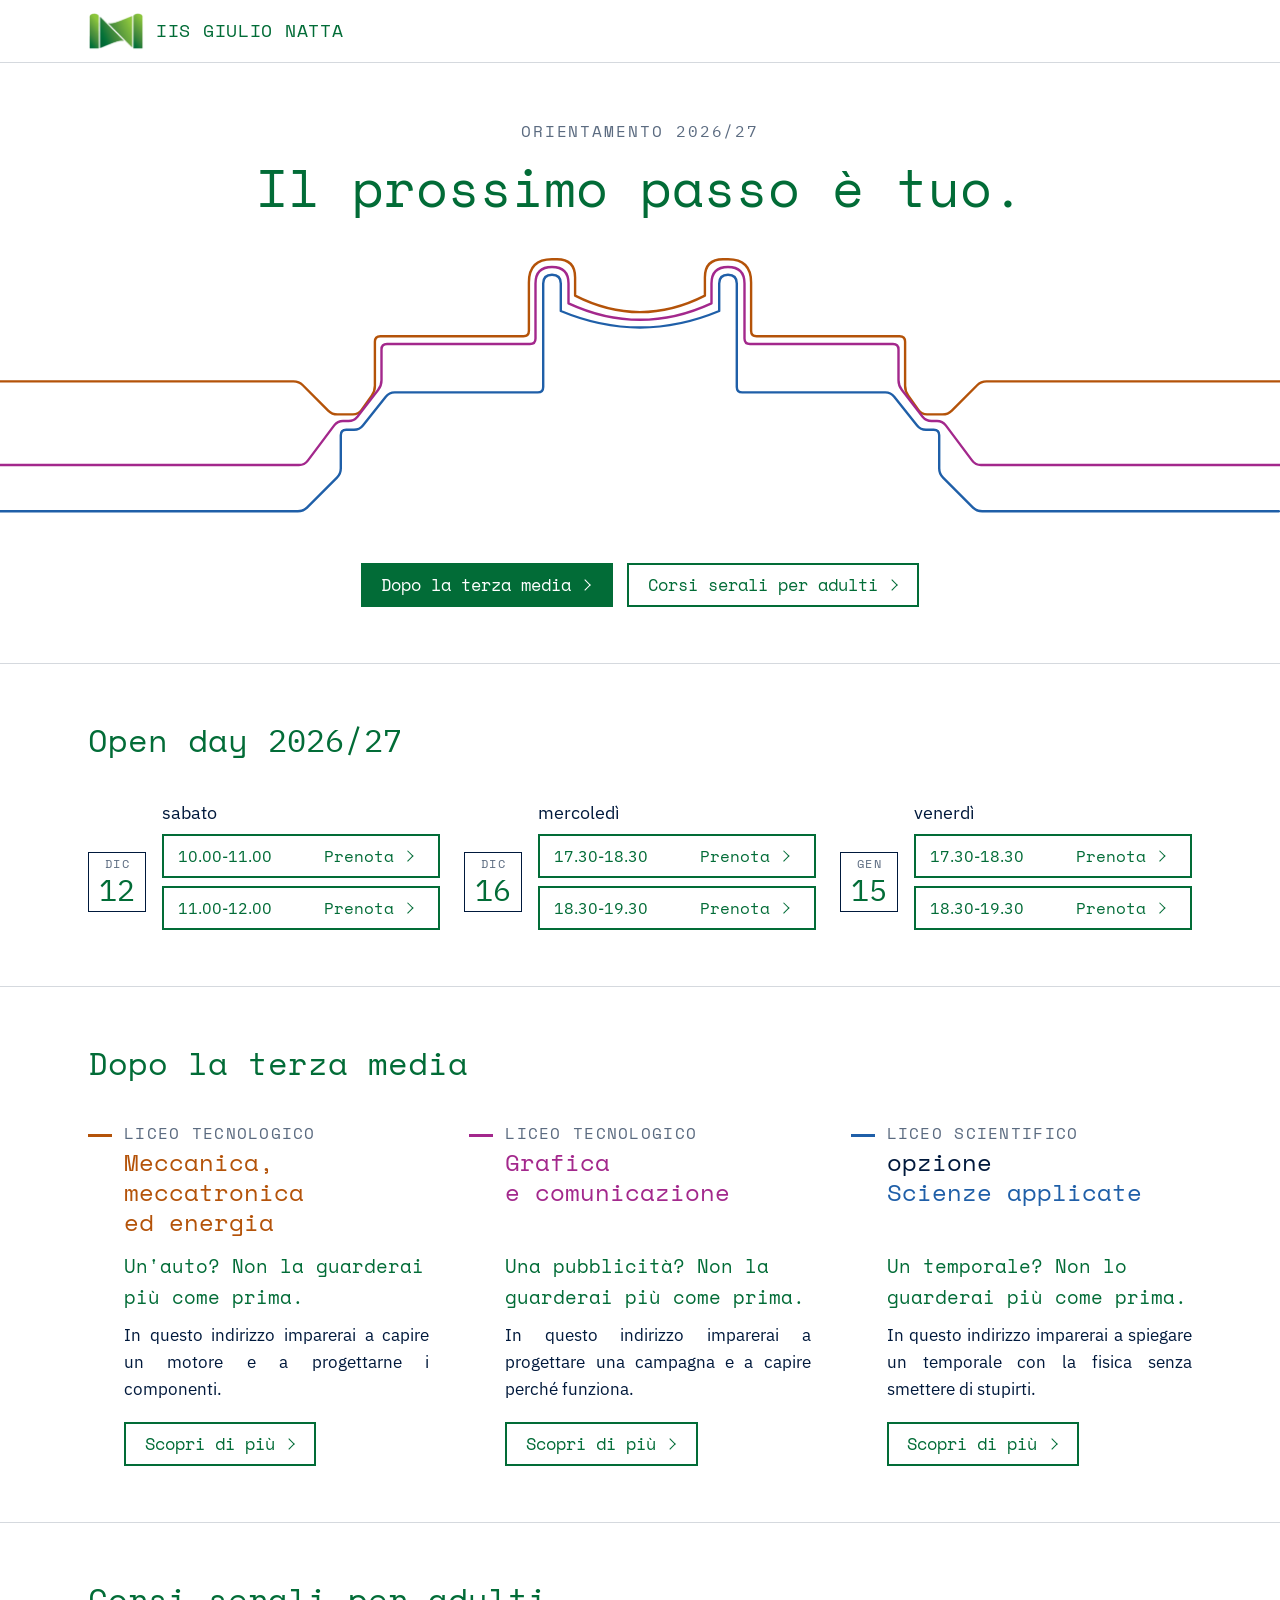
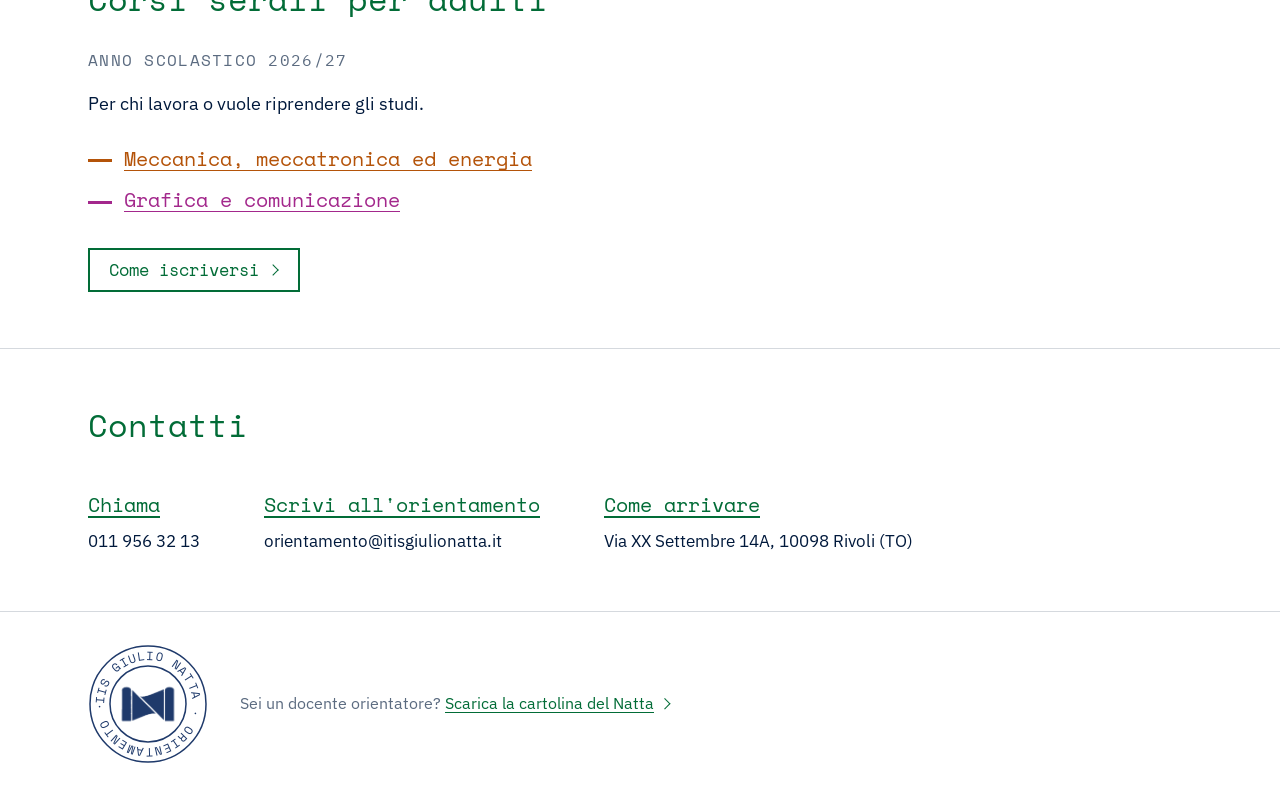
<file: index.html>
<!DOCTYPE html>
<html lang="it">
<head>
  <meta charset="utf-8">
  <meta name="viewport" content="width=device-width, initial-scale=1">

  <!-- TESTO MODIFICABILE: titolo della scheda del browser e descrizione
       che compare su Google e nelle anteprime quando si condivide il
       link. Stanno qui e non in contenuti/ perché devono esserci prima
       che la pagina legga i file di testo. -->
  <title>Orientamento | IIS Giulio Natta, Rivoli</title>
  <meta name="description" content="Indirizzi, open day e contatti dell'IIS Giulio Natta di Rivoli: liceo tecnologico, liceo scientifico e corsi serali per adulti.">

  <!-- BOZZA: chiede ai motori di ricerca di non mostrare questa pagina
       e di non seguirne i link. Va TOLTA quando il sito è approvato e
       si vuole che le famiglie lo trovino anche cercando su Google. -->
  <meta name="robots" content="noindex, nofollow">

  <!--
    Il numero dopo ?v= serve a far riscaricare il file quando cambia.
    Senza, il browser continua a usare per qualche minuto la copia
    vecchia e le modifiche non si vedono.
    QUANDO SI MODIFICA UN FILE .css O .js, SI AUMENTA IL NUMERO DI UNO
    in tutte le pagine che lo caricano.

    La home usa la grafica nuova, "a cartolina" (grafica.css). Le altre
    pagine usano ancora quella a fasce (stile.css), finché non si
    rifanno anche loro.
  -->
  <link rel="stylesheet" href="grafica.css?v=29">
  <link rel="icon" href="immagini/logo-natta.png">
</head>
<body>

  <a class="salta" href="#contenuto">Salta al contenuto</a>

  <!-- La testata: logo e nome della scuola, su fondo bianco -->
  <header class="testata">
    <div class="interno testata-interno">
      <p class="marchio">
        <!-- alt vuoto: il nome della scuola è scritto subito accanto -->
        <img class="logo-scuola" src="immagini/logo-natta.png" alt="" width="231" height="155">
        <span id="nome-scuola"></span>
      </p>
    </div>
  </header>

  <!-- Tutti i testi qui sotto arrivano dai file della cartella
       contenuti/: home.txt, comuni.txt e serali.txt. Il contenuto resta
       nascosto finché i testi non sono stati letti, così non si vedono
       titoli vuoti.
       Le sezioni sono tutte su fondo bianco, separate da un filetto
       grigio sottile. -->
  <main id="contenuto" tabindex="-1" hidden>

    <!-- Apertura: occhiello, titolo, il disegno delle tre linee e i
         due pulsanti -->
    <section class="sezione apertura" aria-labelledby="titolo">
      <div class="interno">
        <p class="occhiello" id="occhiello"></p>
        <!-- Il titolo che si gira: un solo h1 con le due frasi, in inglese
             e in italiano, una sul davanti e una sul retro. Il lettore di
             schermo le legge tutte e due. Toccando il titolo le due frasi
             si scambiano; nessun segno lo indica, per scelta. -->
        <div class="titolo-gira" id="titolo-gira">
          <h1 class="titolo-sito titolo-home" id="titolo">
            <span class="titolo-giro">
              <span class="titolo-faccia titolo-faccia-en" lang="en" id="titolo-inglese"></span>
              <span class="titolo-faccia titolo-faccia-it" id="titolo-italiano"></span>
            </span>
          </h1>
        </div>
        <div class="presentazione" id="presentazione"></div>
      </div>
      <!-- Il disegno della scuola con le tre linee degli indirizzi. Lo
           mette qui js/home.js, leggendo immagini/linee-scuola.svg. È
           solo decorativo: nascosto ai lettori di schermo. -->
      <div class="disegno" id="disegno" aria-hidden="true"></div>
      <div class="interno">
        <!-- La riga per gli adulti (compare solo se c'è nel file) e i due
             pulsanti che portano alle sezioni degli indirizzi e dei
             serali, più in basso in questa stessa pagina -->
        <p class="per-adulti" id="testo-adulti"></p>
        <p class="pulsanti">
          <a class="pulsante pulsante-pieno" id="pulsante-diurno" href="#titolo-indirizzi"></a>
          <a class="pulsante pulsante-vuoto" id="pulsante-adulti" href="#titolo-serali"></a>
        </p>
      </div>
    </section>

    <!-- Gli open day subito dopo l'apertura: le date scadono, devono
         vedersi presto. Le date passate il sito le nasconde da solo;
         quando non ne resta nessuna, js/home.js sposta questa sezione
         dopo gli indirizzi. -->
    <section class="sezione" id="sezione-open-day" aria-labelledby="titolo-open-day">
      <div class="interno">
        <h2 class="titolo-sezione" id="titolo-open-day"></h2>
        <!-- Una lista: per ogni data un foglietto da calendario e,
             accanto, il giorno della settimana con sotto i due turni.
             Ogni turno è un pulsante che apre il modulo con il turno
             già scelto. Poi la nota sui turni. -->
        <ul class="date" id="elenco-open-day"></ul>
        <p class="nota" id="open-day-nota"></p>
      </div>
    </section>

    <section class="sezione" id="sezione-indirizzi" aria-labelledby="titolo-indirizzi">
      <div class="interno">
        <!-- tabindex="-1": il titolo può ricevere il focus, ci arriva il
             pulsante "Dopo la terza media" dell'apertura -->
        <h2 class="titolo-sezione" id="titolo-indirizzi" tabindex="-1"></h2>
        <ul class="indirizzi" id="schede"></ul>
      </div>
    </section>

    <!-- I corsi serali, separati dagli indirizzi del diurno. Il titolo
         può ricevere il focus (tabindex="-1"): ci arriva il pulsante
         dell'apertura. -->
    <section class="sezione" aria-labelledby="titolo-serali">
      <div class="interno" id="serali">
        <h2 class="titolo-sezione" id="titolo-serali" tabindex="-1"></h2>
      </div>
    </section>

    <section class="sezione" aria-labelledby="titolo-contatti">
      <div class="interno">
        <h2 class="titolo-sezione" id="titolo-contatti"></h2>
        <!-- Tre azioni: chiamare, scrivere, arrivare. Sotto ognuna il
             dato, che si può selezionare e copiare. -->
        <ul class="contatti" id="elenco-contatti"></ul>
      </div>
    </section>

  </main>

  <!-- TESTO MODIFICABILE: compare solo se i file di testo non si
       possono leggere. -->
  <section class="sezione" id="avviso" hidden>
    <div class="interno">
      <h1 class="titolo-sezione">Orientamento IIS Giulio Natta</h1>
      <p>Non riesco a caricare i testi di questa pagina.</p>
      <p>Se hai aperto il file dal computer con un doppio clic, usa invece
         anteprima.bat. Altrimenti ricarica la pagina, oppure
         visita il <a href="https://www.itisgiulionatta.it">sito della scuola</a>.</p>
    </div>
  </section>

  <!-- Se JavaScript è spento, la pagina non può leggere i testi -->
  <noscript>
    <section class="sezione">
      <div class="interno">
        <p>Per vedere questa pagina serve JavaScript attivo nel browser.
           In alternativa visita il
           <a href="https://www.itisgiulionatta.it">sito della scuola</a>.</p>
      </div>
    </section>
  </noscript>

  <!-- Il piede: il timbro rotondo e, accanto, la riga per i docenti
       orientatori. I dati della scuola non ci sono, in nessuna pagina:
       ripetevano la sezione Contatti, subito sopra. -->
  <footer class="piede">
    <div class="interno piede-interno">
      <!-- Il timbro lo disegna js/home.js. È solo decorativo. -->
      <div class="timbro" id="timbro" aria-hidden="true"></div>
      <ul class="piede-voci" id="piede"></ul>
    </div>
  </footer>

  <script src="js/contenuti.js?v=2"></script>
  <script src="js/comuni.js?v=3"></script>
  <script src="js/grafica.js?v=13"></script>
  <script src="js/home.js?v=31"></script>
</body>
</html>
</file>
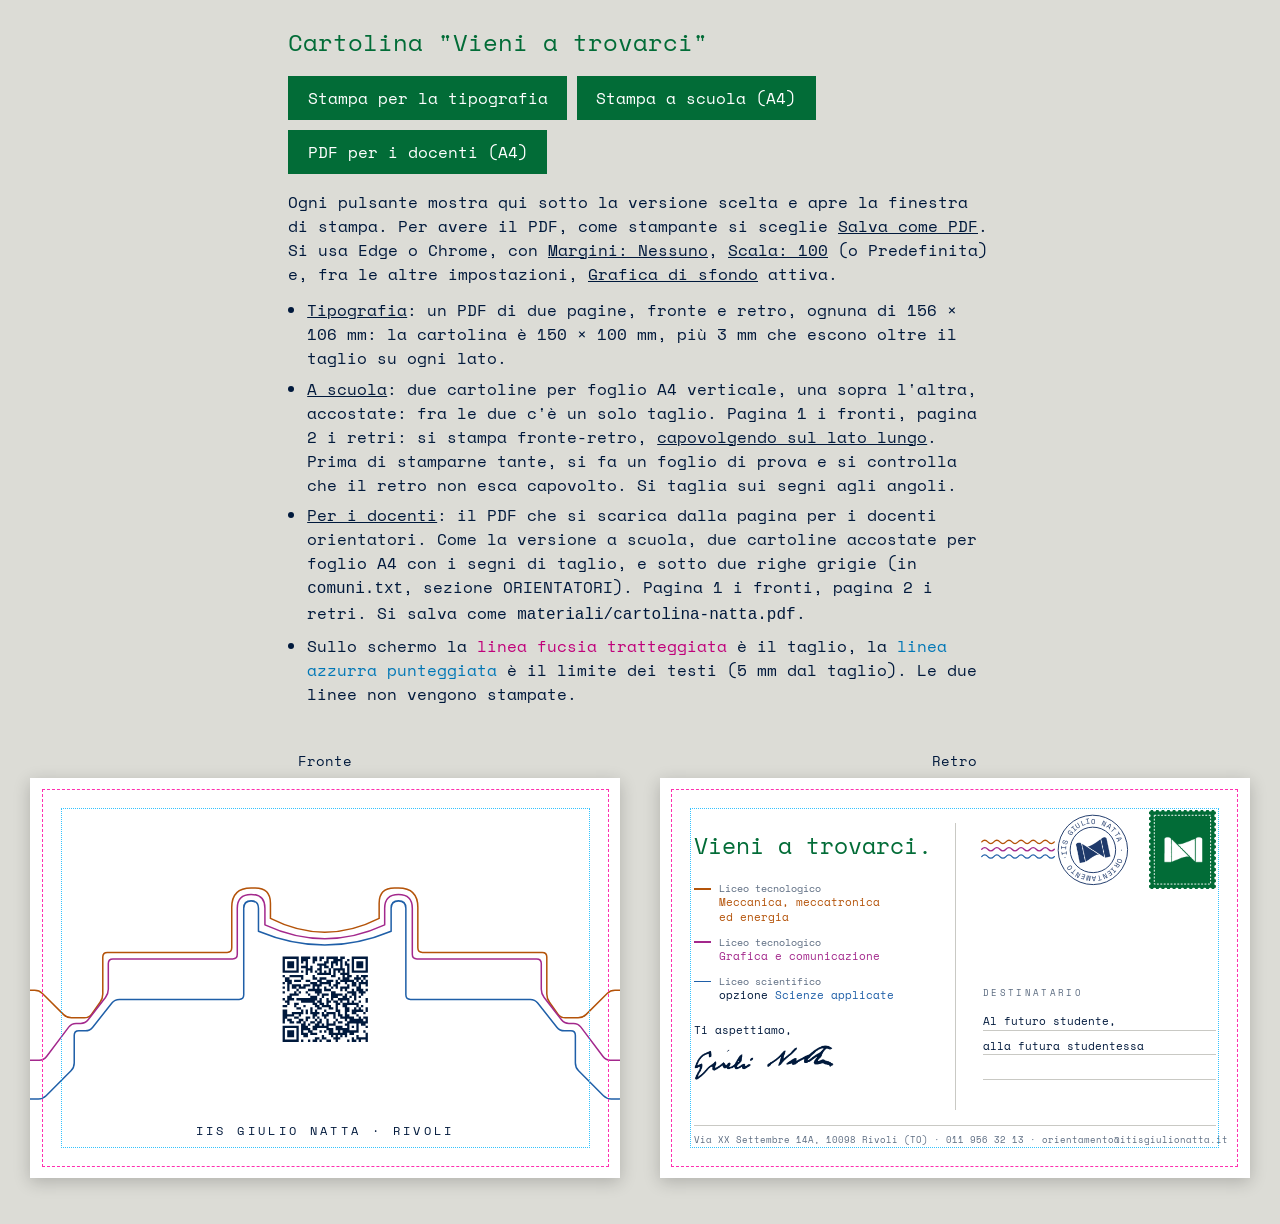
<file: cartolina.html>
<!DOCTYPE html>
<html lang="it">
<head>
  <meta charset="utf-8">
  <meta name="viewport" content="width=device-width, initial-scale=1">

  <!-- La cartolina "Vieni a trovarci", fronte e retro, 15 x 10 cm
       orizzontale. Non è una pagina del sito da leggere: si apre per
       salvarla in PDF con la funzione Stampa del browser.
       Nessuna pagina del sito la collega.
       I testi arrivano dai file della cartella contenuti/: home.txt,
       comuni.txt e cartolina.txt. -->
  <title>Cartolina | IIS Giulio Natta, Rivoli</title>
  <meta name="description" content="Cartolina &quot;Vieni a trovarci&quot; dell'IIS Giulio Natta di Rivoli, da stampare.">

  <!-- BOZZA: chiede ai motori di ricerca di non mostrare questa pagina
       e di non seguirne i link. -->
  <meta name="robots" content="noindex, nofollow">

  <!-- QUANDO SI MODIFICA UN FILE .css O .js, SI AUMENTA IL NUMERO ?v=
       DI UNO. -->
  <link rel="stylesheet" href="cartolina-facciate.css?v=7">
  <link rel="stylesheet" href="cartolina.css?v=8">
  <link rel="icon" href="immagini/logo-natta.png">

  <!-- La misura del foglio di stampa: la scrive js/cartolina.js, perché
       cambia fra la versione per la tipografia e quella per la scuola. -->
  <style id="misura-foglio">@page { size: 156mm 106mm; margin: 0; }</style>
</head>
<body class="modo-tipografia">

  <!-- I comandi e le istruzioni: si vedono solo sullo schermo, non
       finiscono mai sulla carta. -->
  <div class="comandi">
    <h1>Cartolina "Vieni a trovarci"</h1>
    <div class="pulsanti">
      <button type="button" class="pulsante" data-modo="tipografia">Stampa per la tipografia</button>
      <button type="button" class="pulsante" data-modo="a4">Stampa a scuola (A4)</button>
      <button type="button" class="pulsante" data-modo="docenti">PDF per i docenti (A4)</button>
    </div>
    <p>Ogni pulsante mostra qui sotto la versione scelta e apre la finestra di
      stampa. Per avere il PDF, come stampante si sceglie
      <strong>Salva come PDF</strong>. Si usa Edge o Chrome, con
      <strong>Margini: Nessuno</strong>, <strong>Scala: 100</strong> (o
      Predefinita) e, fra le altre impostazioni, <strong>Grafica di
      sfondo</strong> attiva.</p>
    <ul class="spiegazioni">
      <li><strong>Tipografia</strong>: un PDF di due pagine, fronte e retro,
        ognuna di 156 × 106 mm: la cartolina è 150 × 100 mm, più 3 mm che
        escono oltre il taglio su ogni lato.</li>
      <li><strong>A scuola</strong>: due cartoline per foglio A4 verticale, una
        sopra l'altra, accostate: fra le due c'è un solo taglio. Pagina 1 i
        fronti, pagina 2 i retri: si stampa
        fronte-retro, <strong>capovolgendo sul lato lungo</strong>. Prima di
        stamparne tante, si fa un foglio di prova e si controlla che il retro
        non esca capovolto. Si taglia sui segni agli angoli.</li>
      <li><strong>Per i docenti</strong>: il PDF che si scarica dalla pagina
        per i docenti orientatori. Come la versione a scuola, due cartoline
        accostate per foglio A4 con i segni di taglio, e sotto due righe grigie (in
        <code>comuni.txt</code>, sezione ORIENTATORI). Pagina 1 i fronti,
        pagina 2 i retri. Si salva come
        <code>materiali/cartolina-natta.pdf</code>.</li>
      <li>Sullo schermo la <span class="legenda-taglio">linea fucsia
        tratteggiata</span> è il taglio, la <span class="legenda-sicurezza">linea
        azzurra punteggiata</span> è il limite dei testi (5 mm dal taglio).
        Le due linee non vengono stampate.</li>
    </ul>
    <p id="avviso" class="avviso" hidden>Non riesco a leggere i testi della
      cartolina. Se hai aperto il file con un doppio clic, avvia
      l'anteprima con <code>anteprima.bat</code>.</p>
  </div>

  <!-- I fogli da stampare: li costruisce js/cartolina.js -->
  <main id="fogli" hidden></main>

  <script src="js/contenuti.js?v=2"></script>
  <script src="js/comuni.js?v=3"></script>
  <script src="js/grafica.js?v=13"></script>
  <script src="js/qr.js?v=1"></script>
  <script src="js/cartolina-facciate.js?v=4"></script>
  <script src="js/cartolina.js?v=6"></script>
</body>
</html>
</file>
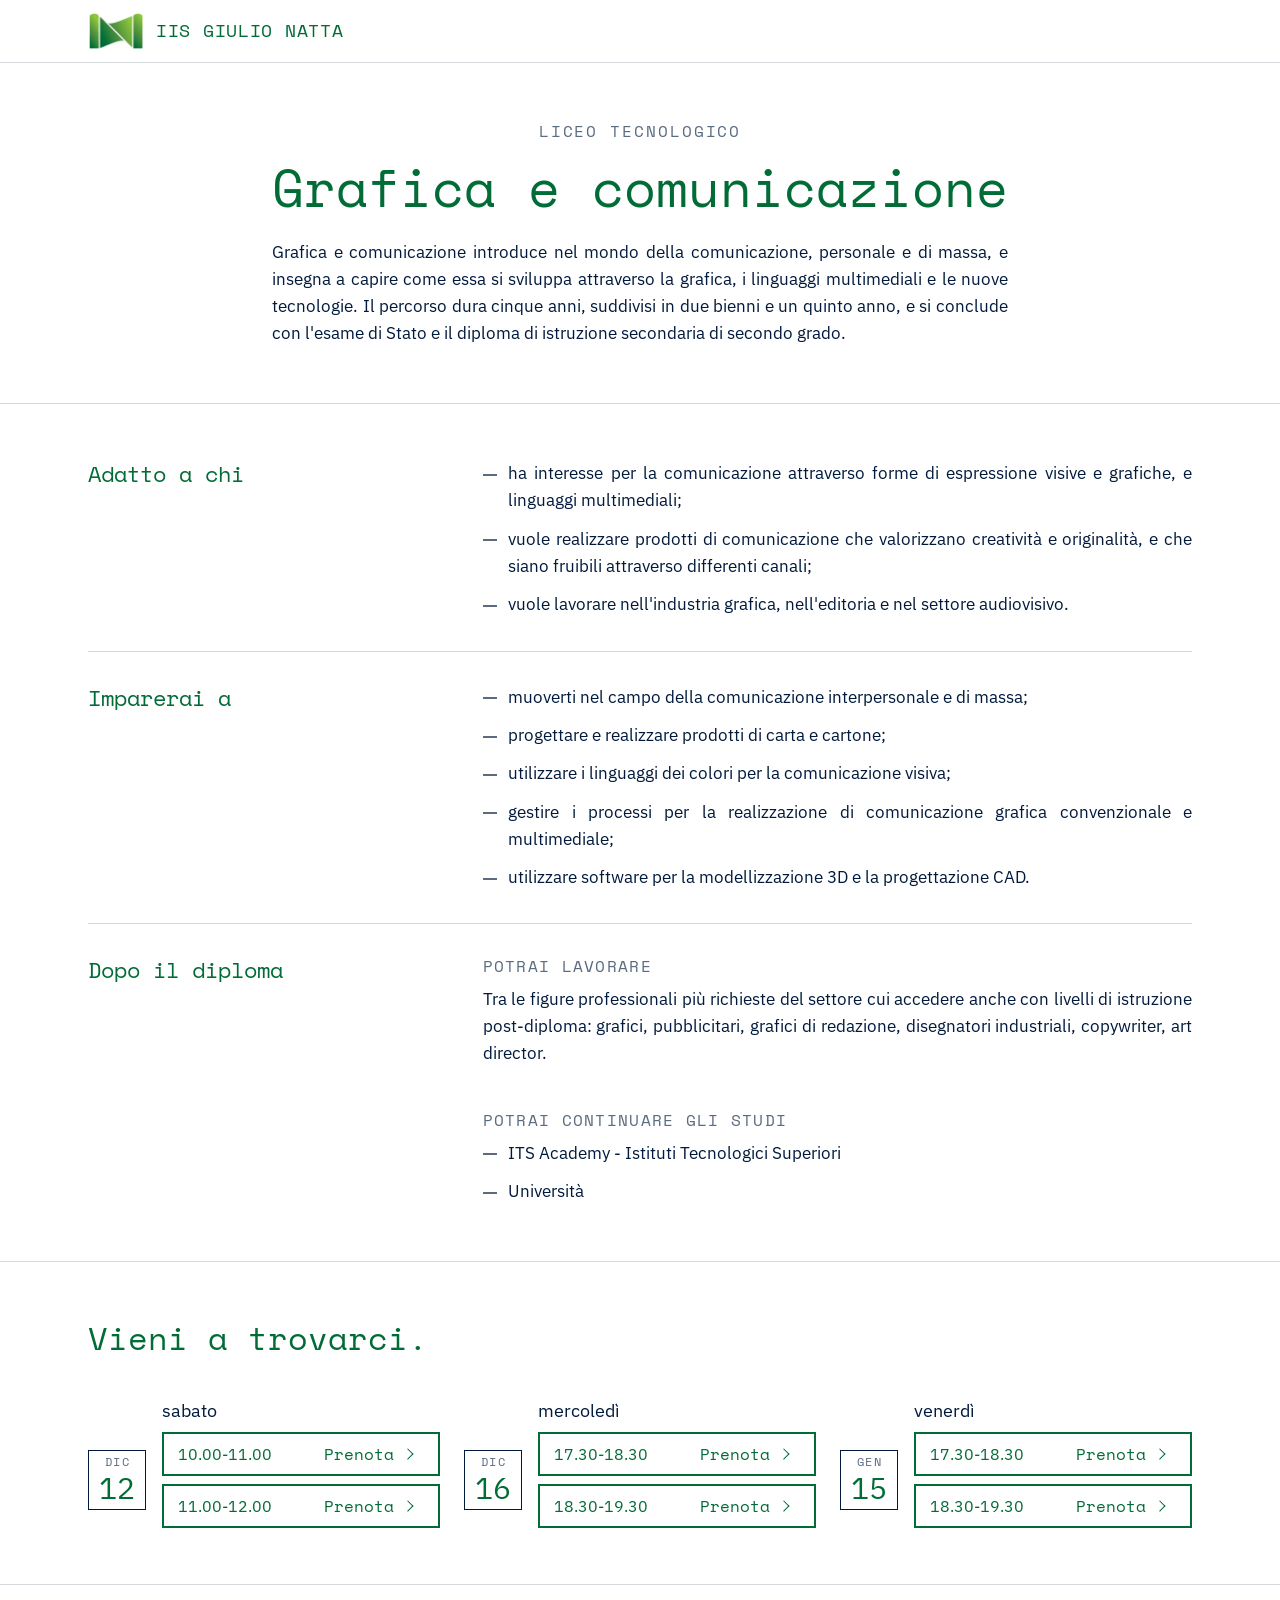
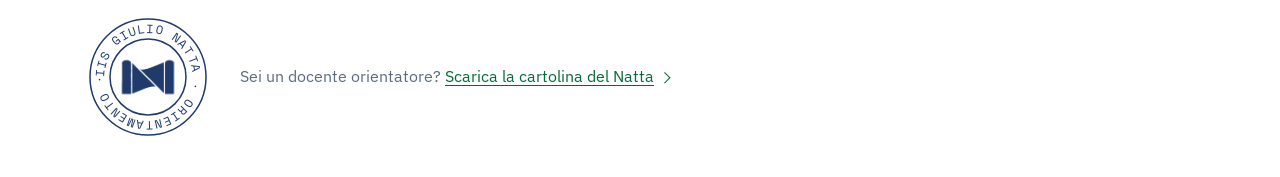
<file: grafica.html>
<!DOCTYPE html>
<html lang="it">
<head>
  <meta charset="utf-8">
  <meta name="viewport" content="width=device-width, initial-scale=1">

  <!-- TESTO MODIFICABILE: titolo della scheda del browser e descrizione
       che compare su Google e nelle anteprime quando si condivide il
       link. -->
  <title>Grafica e comunicazione | IIS Giulio Natta, Rivoli</title>
  <meta name="description" content="Grafica e comunicazione all'IIS Giulio Natta di Rivoli, liceo tecnologico: a chi è adatto, che cosa si impara e che cosa fare dopo il diploma.">

  <!-- BOZZA: chiede ai motori di ricerca di non mostrare questa pagina.
       Va TOLTA quando il sito è approvato. -->
  <meta name="robots" content="noindex, nofollow">

  <!-- QUANDO SI MODIFICA UN FILE .css O .js, SI AUMENTA IL NUMERO ?v=
       DI UNO in tutte le pagine che lo caricano. -->
  <link rel="stylesheet" href="grafica.css?v=29">
  <link rel="icon" href="immagini/logo-natta.png">
</head>
<!-- Le pagine dei due indirizzi del liceo tecnologico sono uguali:
     cambiano solo il titolo qui sopra e l'attributo qui sotto, che dice
     quale file di contenuti/ leggere (qui contenuti/grafica.txt). Il
     nome dell'indirizzo e la riga grigia sopra il nome vengono dalla
     tabella INDIRIZZI di contenuti/home.txt. -->
<body data-indirizzo="grafica">

  <a class="salta" href="#contenuto">Salta al contenuto</a>

  <!-- La testata: logo e nome della scuola, come nelle pagine del liceo -->
  <header class="testata">
    <div class="interno testata-interno">
      <!-- Logo e nome sono un collegamento alla home. Il lettore di
           schermo sente anche "pagina iniziale" (TESTO MODIFICABILE). -->
      <p class="marchio">
        <a class="marchio-link" href="index.html">
          <img class="logo-scuola" src="immagini/logo-natta.png" alt="" width="231" height="155">
          <span class="marchio-nome" id="nome-scuola"></span><span class="solo-lettori">, pagina iniziale</span>
        </a>
      </p>
    </div>
  </header>

  <main id="contenuto" tabindex="-1" hidden>

    <!-- Apertura, centrata: occhiello grigio ("Liceo tecnologico"), nome
         dell'indirizzo in verde, poi il paragrafo di apertura, su una colonna -->
    <section class="sezione apertura apertura-percorso" aria-labelledby="titolo">
      <div class="interno">
        <p class="occhiello" id="etichetta"></p>
        <h1 class="titolo-sito" id="titolo"></h1>
        <p class="spiegazione" id="spiegazione"></p>
      </div>
    </section>

    <!-- Adatto a chi, Imparerai a, Dopo il diploma: tre parti con il
         titolo in verde, come i blocchi delle pagine dei percorsi del
         liceo. "Dopo il diploma" ha due sottotitoli: "Potrai lavorare" e
         "Potrai continuare gli studi". Una parte senza testo non
         compare. -->
    <section class="sezione" aria-label="L'indirizzo">
      <div class="interno">
        <div class="blocchi" id="blocchi"></div>
      </div>
    </section>

    <!-- Vieni a trovarci: i foglietti delle date e i turni da prenotare
         uno per uno, presi da comuni.txt come nella home (date passate
         nascoste; se non resta nessuna data, solo la frase
         "nessuna-data", senza foglietti). -->
    <section class="sezione" aria-labelledby="titolo-visita">
      <div class="interno">
        <h2 class="titolo-sezione" id="titolo-visita"></h2>
        <ul class="date" id="date-visita"></ul>
        <p class="nota" id="nota-visita"></p>
      </div>
    </section>
  </main>

  <!-- TESTO MODIFICABILE: compare solo se i file di testo non si
       possono leggere. -->
  <section class="sezione" id="avviso" hidden>
    <div class="interno">
      <h1 class="titolo-sezione">Grafica e comunicazione</h1>
      <p>Non riesco a caricare i testi di questa pagina.</p>
      <p>Se hai aperto il file dal computer con un doppio clic, usa invece
         anteprima.bat. Altrimenti ricarica la pagina, oppure
         visita il <a href="https://www.itisgiulionatta.it">sito della scuola</a>.</p>
    </div>
  </section>

  <noscript>
    <section class="sezione">
      <div class="interno">
        <p>Per vedere questa pagina serve JavaScript attivo nel browser.
           In alternativa visita il
           <a href="https://www.itisgiulionatta.it">sito della scuola</a>.</p>
      </div>
    </section>
  </noscript>

  <!-- Il piede, come nella home: il timbro rotondo e la riga per i
       docenti orientatori. Il timbro è solo decorativo. -->
  <footer class="piede">
    <div class="interno piede-interno">
      <div class="timbro" id="timbro" aria-hidden="true"></div>
      <ul class="piede-voci" id="piede"></ul>
    </div>
  </footer>

  <script src="js/contenuti.js?v=2"></script>
  <script src="js/comuni.js?v=3"></script>
  <script src="js/grafica.js?v=13"></script>
  <script src="js/indirizzo.js?v=3"></script>
</body>
</html>
</file>
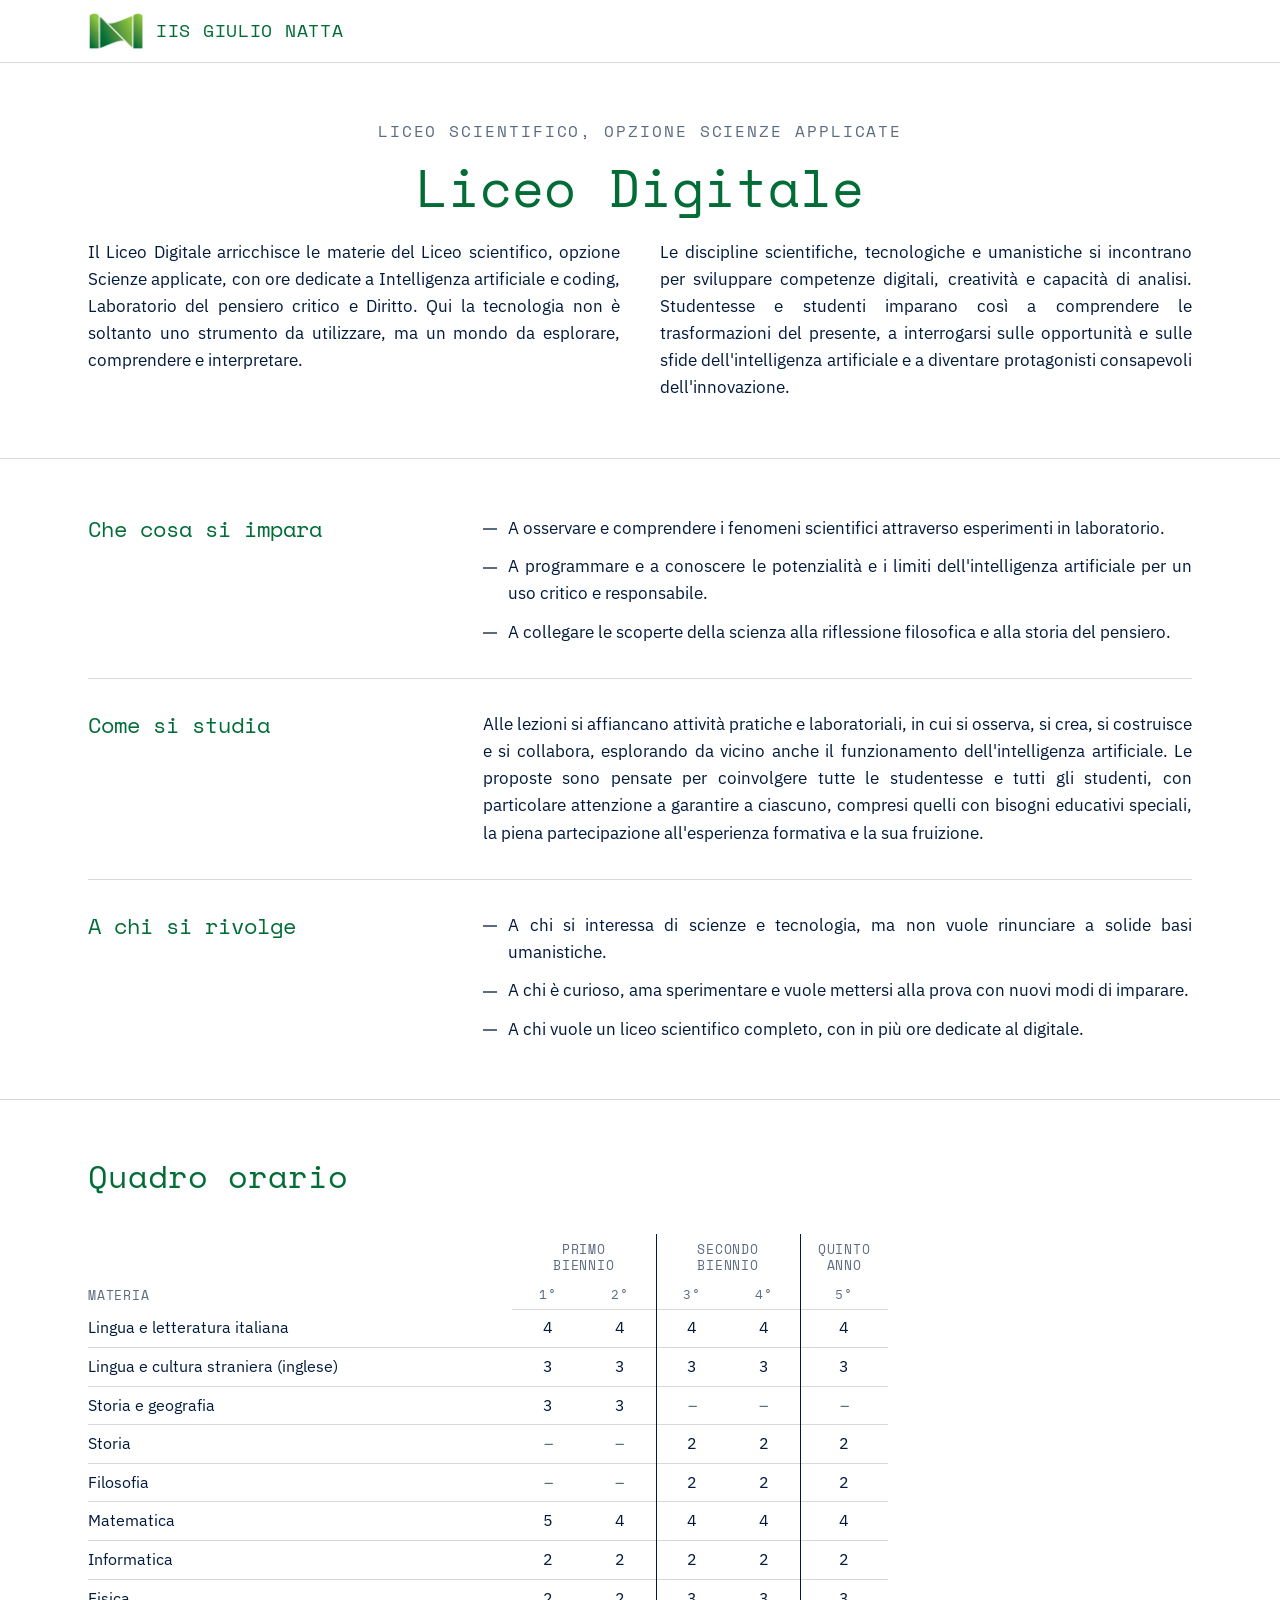
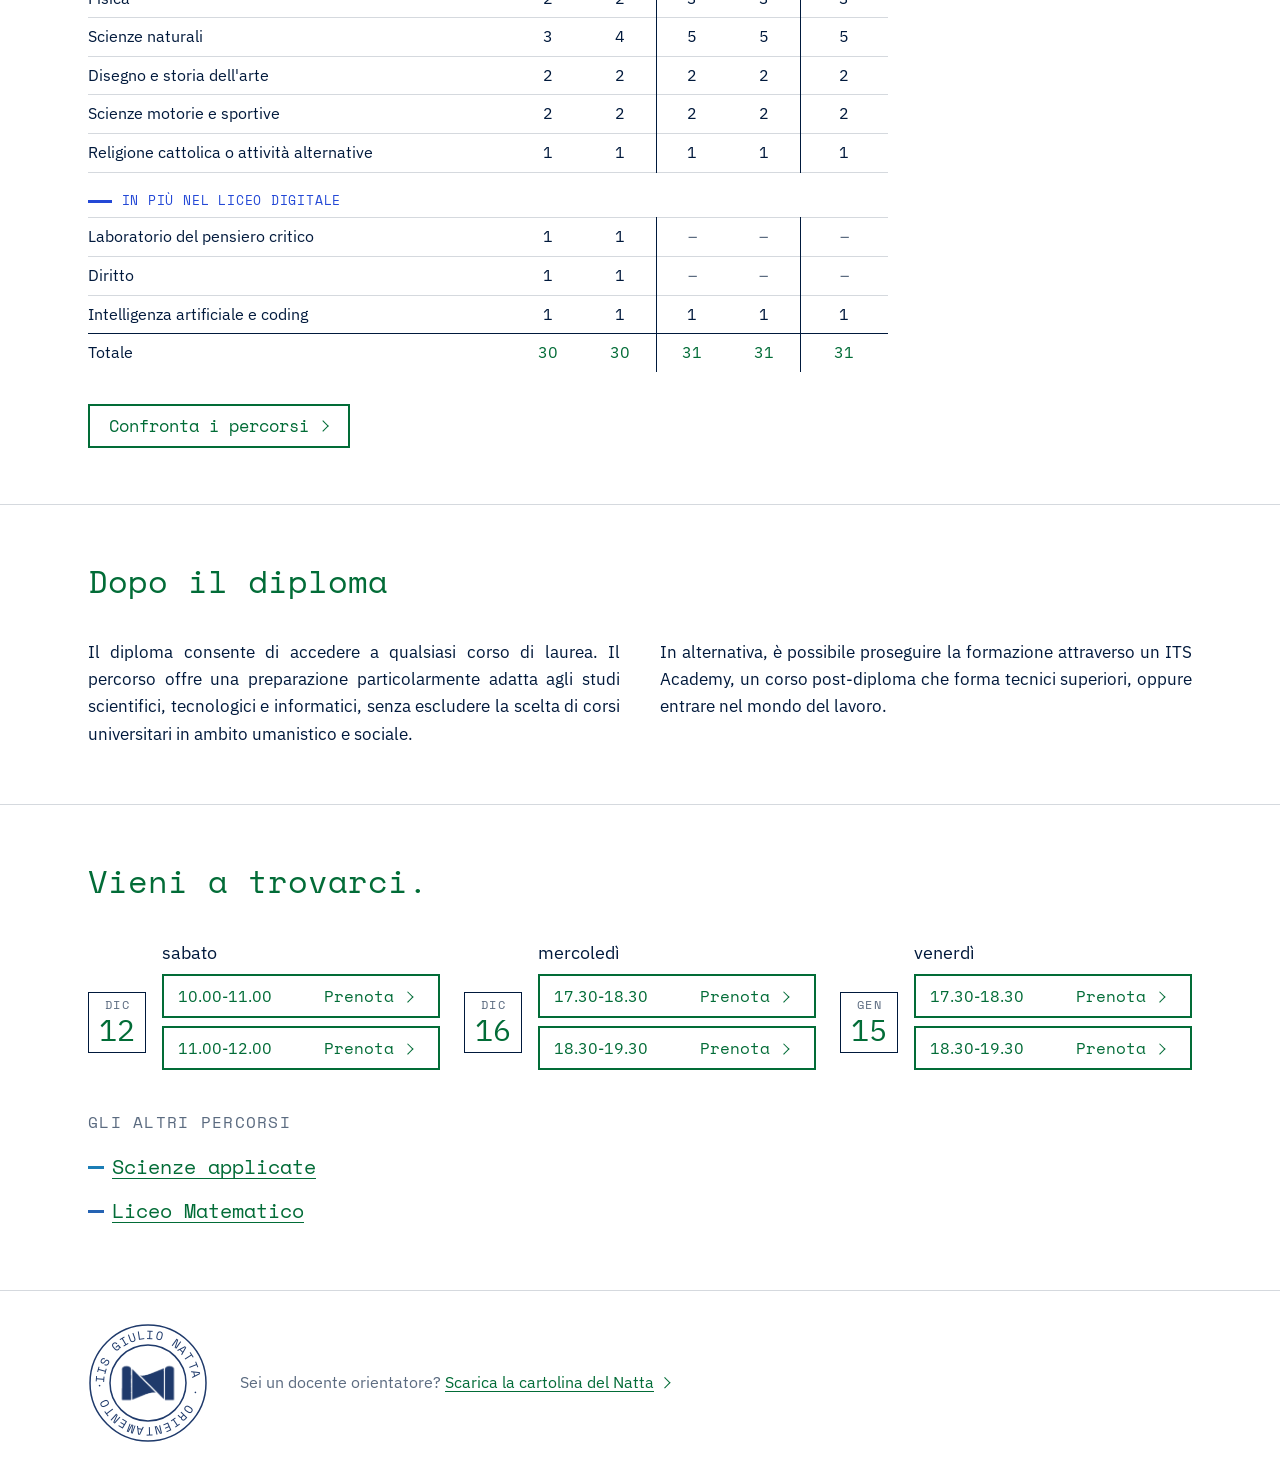
<file: liceo-digitale.html>
<!DOCTYPE html>
<html lang="it">
<head>
  <meta charset="utf-8">
  <meta name="viewport" content="width=device-width, initial-scale=1">

  <!-- TESTO MODIFICABILE: titolo della scheda del browser e descrizione
       che compare su Google e nelle anteprime quando si condivide il
       link. -->
  <title>Liceo Digitale | IIS Giulio Natta, Rivoli</title>
  <meta name="description" content="Il Liceo Digitale dell'IIS Giulio Natta di Rivoli: Liceo scientifico, opzione Scienze applicate, con ore in più di intelligenza artificiale, coding, diritto e pensiero critico. Il percorso, il quadro orario e che cosa fare dopo il diploma.">

  <!-- BOZZA: chiede ai motori di ricerca di non mostrare questa pagina.
       Va TOLTA quando il sito è approvato. -->
  <meta name="robots" content="noindex, nofollow">

  <!-- QUANDO SI MODIFICA UN FILE .css O .js, SI AUMENTA IL NUMERO ?v=
       DI UNO in tutte le pagine che lo caricano. -->
  <link rel="stylesheet" href="grafica.css?v=29">
  <link rel="icon" href="immagini/logo-natta.png">
</head>
<!-- Le tre pagine dei percorsi sono uguali: cambiano solo il titolo qui
     sopra e l'attributo qui sotto, che dice quale sezione di
     contenuti/liceo.txt leggere. Le ore in più del percorso stanno nella
     tabella PERCORSI di liceo.txt. -->
<body data-percorso="LICEO DIGITALE">

  <a class="salta" href="#contenuto">Salta al contenuto</a>

  <!-- La testata: logo e nome della scuola, come nella home -->
  <header class="testata">
    <div class="interno testata-interno">
      <!-- Logo e nome sono un collegamento alla home. Il lettore di
           schermo sente anche "pagina iniziale" (TESTO MODIFICABILE). -->
      <p class="marchio">
        <a class="marchio-link" href="index.html">
          <img class="logo-scuola" src="immagini/logo-natta.png" alt="" width="231" height="155">
          <span class="marchio-nome" id="nome-scuola"></span><span class="solo-lettori">, pagina iniziale</span>
        </a>
      </p>
    </div>
  </header>

  <!-- Tutti i testi qui sotto arrivano da contenuti/liceo.txt -->
  <main id="contenuto" tabindex="-1" hidden>

    <!-- Apertura, centrata: occhiello grigio, nome del percorso, poi la
         spiegazione allineata a sinistra -->
    <section class="sezione apertura apertura-percorso" aria-labelledby="titolo">
      <div class="interno">
        <p class="torna"><a href="liceo.html"><span aria-hidden="true">‹ </span><span id="torna"></span></a></p>
        <p class="occhiello" id="etichetta"></p>
        <h1 class="titolo-sito" id="titolo"></h1>
        <p class="spiegazione" id="spiegazione"></p>
      </div>
    </section>

    <!-- Che cosa si impara, Come si studia, A chi si rivolge: tre parti
         con il titolo in verde. Una parte senza testo non compare; se non
         ce n'è nessuna, non compare la sezione. -->
    <section class="sezione" aria-label="Il percorso">
      <div class="interno">
        <div class="blocchi" id="blocchi"></div>
      </div>
    </section>

    <section class="sezione" aria-labelledby="titolo-quadro">
      <div class="interno">
        <h2 class="titolo-sezione" id="titolo-quadro"></h2>
        <table class="orario" id="orario"></table>
        <!-- Il pulsante verso "Le ore a confronto" della pagina del liceo -->
        <p class="fondo-sezione"><a class="pulsante pulsante-vuoto" id="confronta" href="liceo.html#confronto"></a></p>
      </div>
    </section>

    <section class="sezione" aria-labelledby="titolo-dopo">
      <div class="interno">
        <h2 class="titolo-sezione" id="titolo-dopo"></h2>
        <p class="testo-sezione" id="dopo-il-diploma"></p>
      </div>
    </section>

    <!-- Vieni a trovarci: i foglietti delle date, la nota sui turni e i
         turni da prenotare uno per uno, presi da comuni.txt come
         nella home (se non resta nessuna data, solo la frase
         "nessuna-data", senza foglietti). Sotto, i
         collegamenti agli altri due percorsi. -->
    <section class="sezione" aria-labelledby="titolo-visita">
      <div class="interno">
        <h2 class="titolo-sezione" id="titolo-visita"></h2>
        <!-- I foglietti delle date, come nella home -->
        <ul class="date" id="date-visita"></ul>
        <p class="nota" id="nota-visita"></p>
        <nav class="altri-percorsi" id="altri-percorsi" aria-labelledby="titolo-altri">
          <p class="altri-titolo" id="titolo-altri"></p>
          <ul class="altri-elenco" id="elenco-altri"></ul>
        </nav>
      </div>
    </section>
  </main>

  <!-- TESTO MODIFICABILE: compare solo se i file di testo non si
       possono leggere. -->
  <section class="sezione" id="avviso" hidden>
    <div class="interno">
      <h1 class="titolo-sezione">Liceo Digitale</h1>
      <p>Non riesco a caricare i testi di questa pagina.</p>
      <p>Se hai aperto il file dal computer con un doppio clic, usa invece
         anteprima.bat. Altrimenti ricarica la pagina, oppure
         visita il <a href="https://www.itisgiulionatta.it">sito della scuola</a>.</p>
    </div>
  </section>

  <noscript>
    <section class="sezione">
      <div class="interno">
        <p>Per vedere questa pagina serve JavaScript attivo nel browser.
           In alternativa visita il
           <a href="https://www.itisgiulionatta.it">sito della scuola</a>.</p>
      </div>
    </section>
  </noscript>

  <!-- Il piede, come nella home: il timbro rotondo e la riga per i
       docenti orientatori. I dati della scuola non ci sono più (27
       ottobre 2026 sera). Il timbro è solo decorativo. -->
  <footer class="piede">
    <div class="interno piede-interno">
      <div class="timbro" id="timbro" aria-hidden="true"></div>
      <ul class="piede-voci" id="piede"></ul>
    </div>
  </footer>

  <script src="js/contenuti.js?v=2"></script>
  <script src="js/comuni.js?v=3"></script>
  <script src="js/grafica.js?v=13"></script>
  <script src="js/liceo.js?v=17"></script>
</body>
</html>
</file>
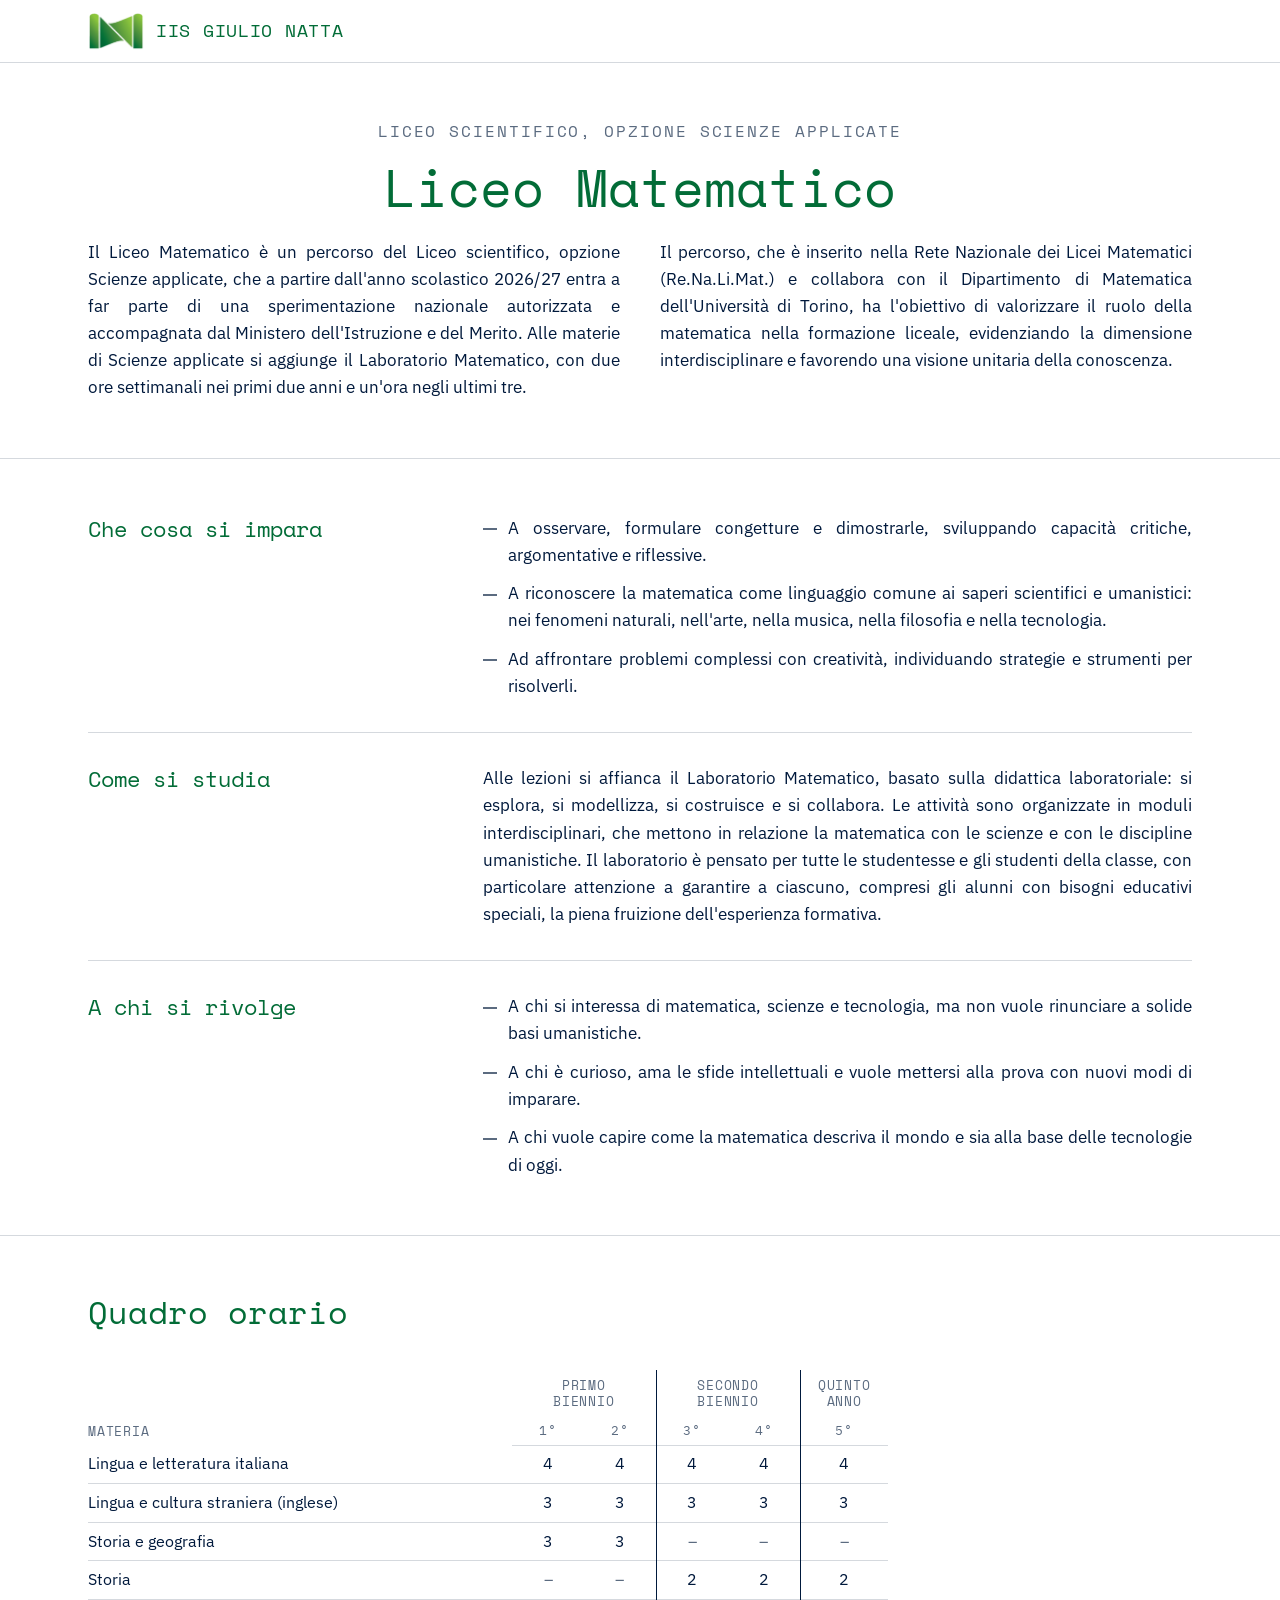
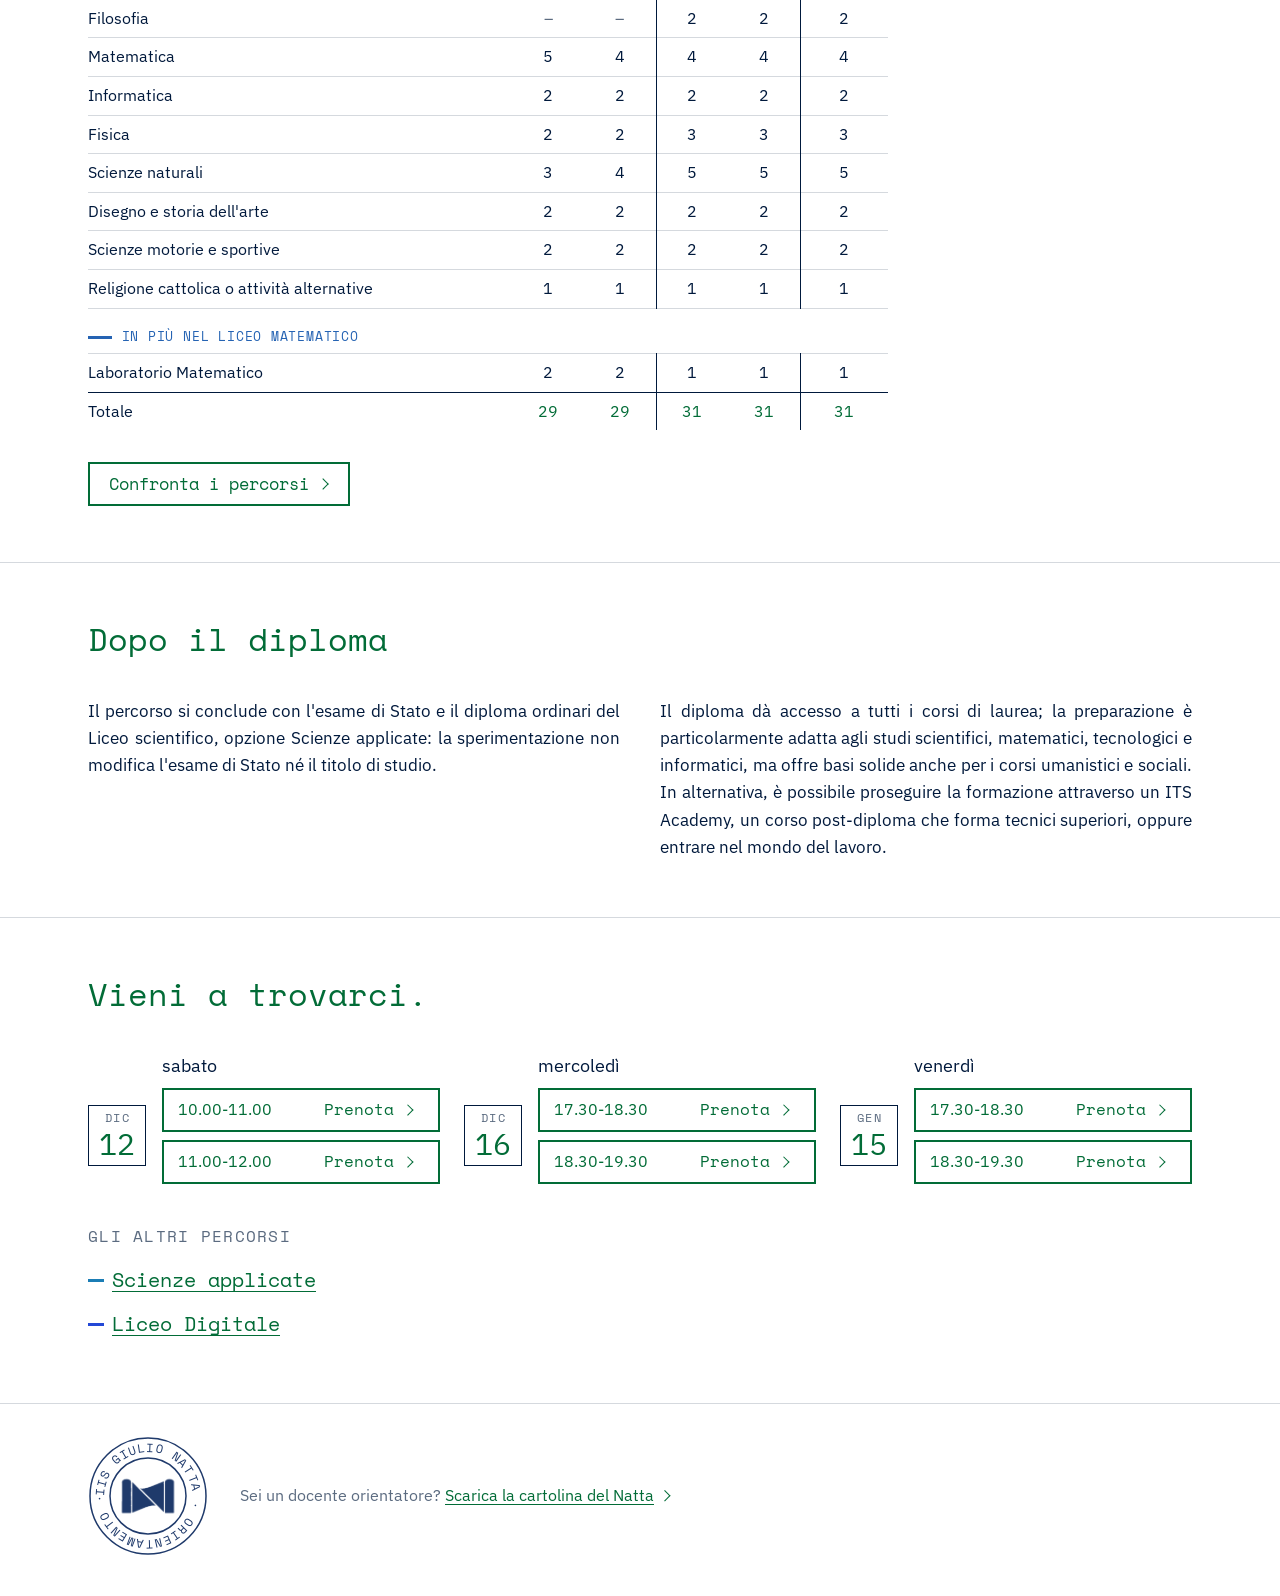
<file: liceo-matematico.html>
<!DOCTYPE html>
<html lang="it">
<head>
  <meta charset="utf-8">
  <meta name="viewport" content="width=device-width, initial-scale=1">

  <!-- TESTO MODIFICABILE: titolo della scheda del browser e descrizione
       che compare su Google e nelle anteprime quando si condivide il
       link. -->
  <title>Liceo Matematico | IIS Giulio Natta, Rivoli</title>
  <meta name="description" content="Il Liceo Matematico dell'IIS Giulio Natta di Rivoli: Liceo scientifico, opzione Scienze applicate, con più ore di matematica. Il percorso, il quadro orario e che cosa fare dopo il diploma.">

  <!-- BOZZA: chiede ai motori di ricerca di non mostrare questa pagina.
       Va TOLTA quando il sito è approvato. -->
  <meta name="robots" content="noindex, nofollow">

  <!-- QUANDO SI MODIFICA UN FILE .css O .js, SI AUMENTA IL NUMERO ?v=
       DI UNO in tutte le pagine che lo caricano. -->
  <link rel="stylesheet" href="grafica.css?v=29">
  <link rel="icon" href="immagini/logo-natta.png">
</head>
<!-- Le tre pagine dei percorsi sono uguali: cambiano solo il titolo qui
     sopra e l'attributo qui sotto, che dice quale sezione di
     contenuti/liceo.txt leggere. Le ore in più del percorso stanno nella
     tabella PERCORSI di liceo.txt. -->
<body data-percorso="LICEO MATEMATICO">

  <a class="salta" href="#contenuto">Salta al contenuto</a>

  <!-- La testata: logo e nome della scuola, come nella home -->
  <header class="testata">
    <div class="interno testata-interno">
      <!-- Logo e nome sono un collegamento alla home. Il lettore di
           schermo sente anche "pagina iniziale" (TESTO MODIFICABILE). -->
      <p class="marchio">
        <a class="marchio-link" href="index.html">
          <img class="logo-scuola" src="immagini/logo-natta.png" alt="" width="231" height="155">
          <span class="marchio-nome" id="nome-scuola"></span><span class="solo-lettori">, pagina iniziale</span>
        </a>
      </p>
    </div>
  </header>

  <!-- Tutti i testi qui sotto arrivano da contenuti/liceo.txt -->
  <main id="contenuto" tabindex="-1" hidden>

    <!-- Apertura, centrata: occhiello grigio, nome del percorso, poi la
         spiegazione allineata a sinistra -->
    <section class="sezione apertura apertura-percorso" aria-labelledby="titolo">
      <div class="interno">
        <p class="torna"><a href="liceo.html"><span aria-hidden="true">‹ </span><span id="torna"></span></a></p>
        <p class="occhiello" id="etichetta"></p>
        <h1 class="titolo-sito" id="titolo"></h1>
        <p class="spiegazione" id="spiegazione"></p>
      </div>
    </section>

    <!-- Che cosa si impara, Come si studia, A chi si rivolge: tre parti
         con il titolo in verde. Una parte senza testo non compare; se non
         ce n'è nessuna, non compare la sezione. -->
    <section class="sezione" aria-label="Il percorso">
      <div class="interno">
        <div class="blocchi" id="blocchi"></div>
      </div>
    </section>

    <section class="sezione" aria-labelledby="titolo-quadro">
      <div class="interno">
        <h2 class="titolo-sezione" id="titolo-quadro"></h2>
        <table class="orario" id="orario"></table>
        <!-- Il pulsante verso "Le ore a confronto" della pagina del liceo -->
        <p class="fondo-sezione"><a class="pulsante pulsante-vuoto" id="confronta" href="liceo.html#confronto"></a></p>
      </div>
    </section>

    <section class="sezione" aria-labelledby="titolo-dopo">
      <div class="interno">
        <h2 class="titolo-sezione" id="titolo-dopo"></h2>
        <p class="testo-sezione" id="dopo-il-diploma"></p>
      </div>
    </section>

    <!-- Vieni a trovarci: i foglietti delle date, la nota sui turni e i
         turni da prenotare uno per uno, presi da comuni.txt come
         nella home (se non resta nessuna data, solo la frase
         "nessuna-data", senza foglietti). Sotto, i
         collegamenti agli altri due percorsi. -->
    <section class="sezione" aria-labelledby="titolo-visita">
      <div class="interno">
        <h2 class="titolo-sezione" id="titolo-visita"></h2>
        <!-- I foglietti delle date, come nella home -->
        <ul class="date" id="date-visita"></ul>
        <p class="nota" id="nota-visita"></p>
        <nav class="altri-percorsi" id="altri-percorsi" aria-labelledby="titolo-altri">
          <p class="altri-titolo" id="titolo-altri"></p>
          <ul class="altri-elenco" id="elenco-altri"></ul>
        </nav>
      </div>
    </section>
  </main>

  <!-- TESTO MODIFICABILE: compare solo se i file di testo non si
       possono leggere. -->
  <section class="sezione" id="avviso" hidden>
    <div class="interno">
      <h1 class="titolo-sezione">Liceo Matematico</h1>
      <p>Non riesco a caricare i testi di questa pagina.</p>
      <p>Se hai aperto il file dal computer con un doppio clic, usa invece
         anteprima.bat. Altrimenti ricarica la pagina, oppure
         visita il <a href="https://www.itisgiulionatta.it">sito della scuola</a>.</p>
    </div>
  </section>

  <noscript>
    <section class="sezione">
      <div class="interno">
        <p>Per vedere questa pagina serve JavaScript attivo nel browser.
           In alternativa visita il
           <a href="https://www.itisgiulionatta.it">sito della scuola</a>.</p>
      </div>
    </section>
  </noscript>

  <!-- Il piede, come nella home: il timbro rotondo e la riga per i
       docenti orientatori. I dati della scuola non ci sono più (27
       ottobre 2026 sera). Il timbro è solo decorativo. -->
  <footer class="piede">
    <div class="interno piede-interno">
      <div class="timbro" id="timbro" aria-hidden="true"></div>
      <ul class="piede-voci" id="piede"></ul>
    </div>
  </footer>

  <script src="js/contenuti.js?v=2"></script>
  <script src="js/comuni.js?v=3"></script>
  <script src="js/grafica.js?v=13"></script>
  <script src="js/liceo.js?v=17"></script>
</body>
</html>
</file>
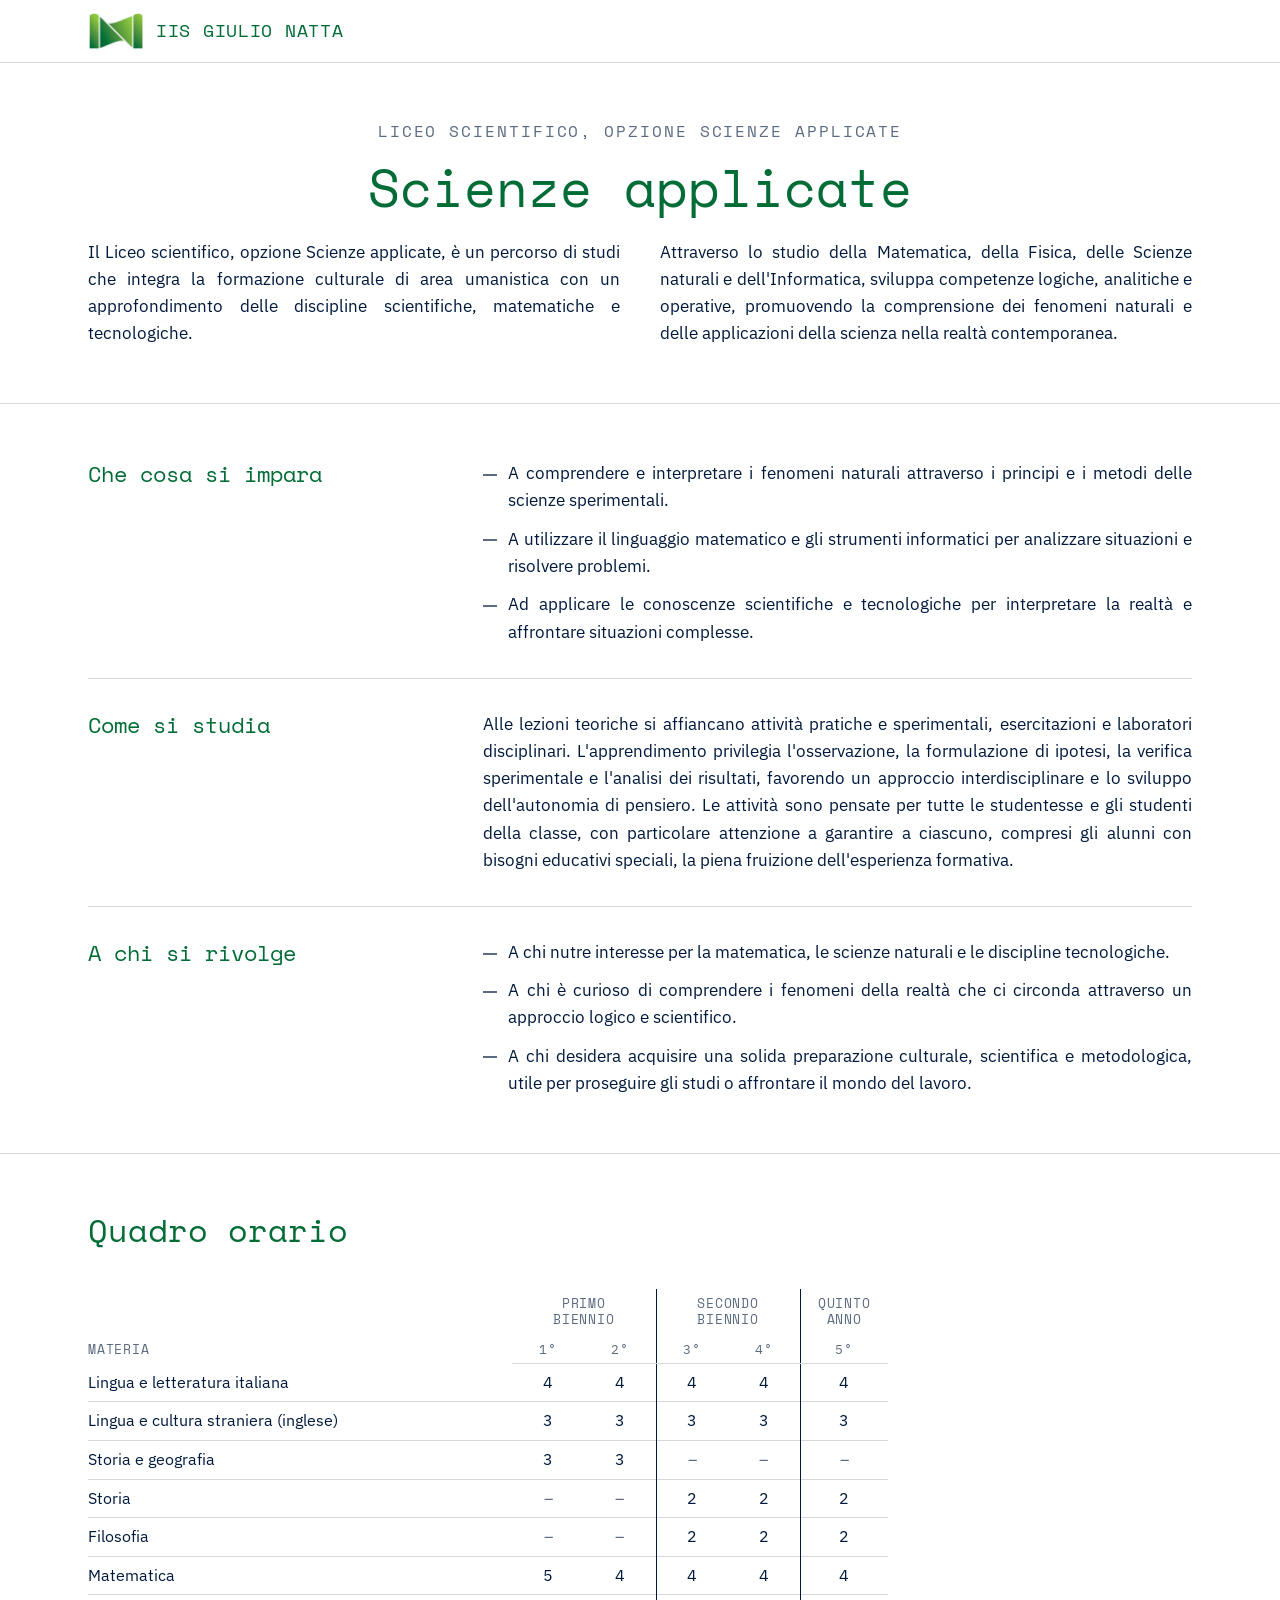
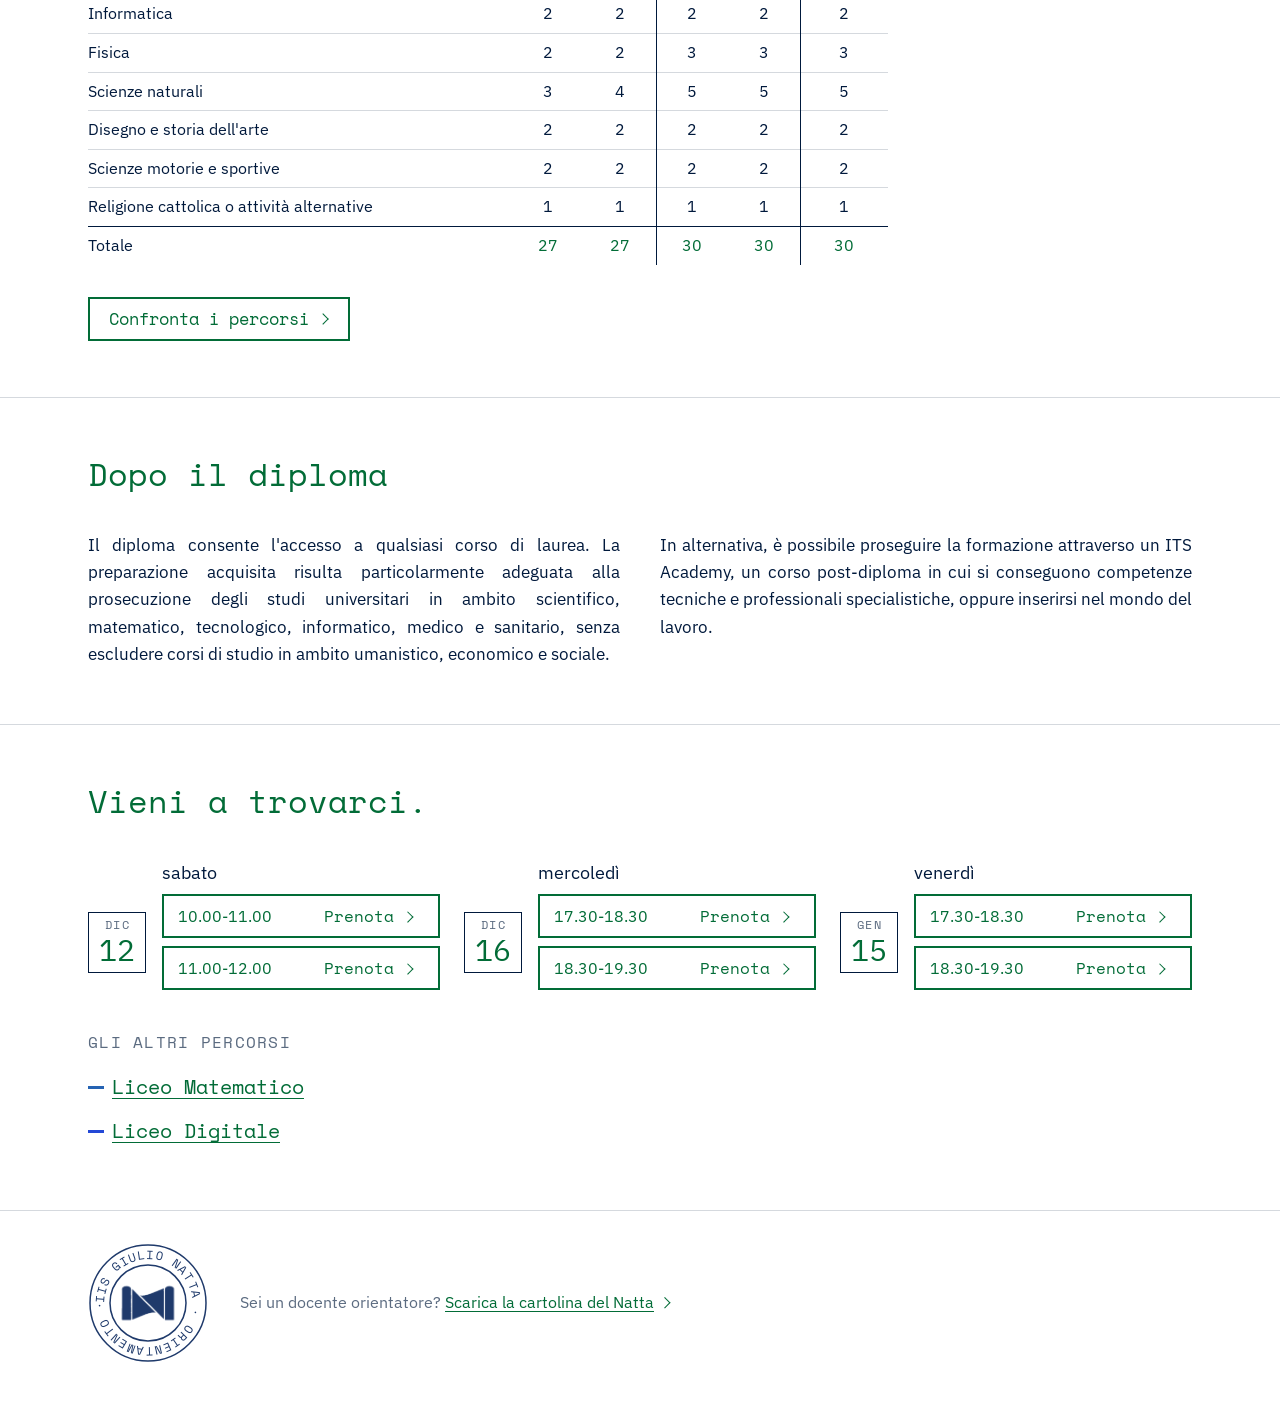
<file: liceo-scienze-applicate.html>
<!DOCTYPE html>
<html lang="it">
<head>
  <meta charset="utf-8">
  <meta name="viewport" content="width=device-width, initial-scale=1">

  <!-- TESTO MODIFICABILE: titolo della scheda del browser e descrizione
       che compare su Google e nelle anteprime quando si condivide il
       link. -->
  <title>Scienze applicate | IIS Giulio Natta, Rivoli</title>
  <meta name="description" content="Il percorso Scienze applicate dell'IIS Giulio Natta di Rivoli: Liceo scientifico, opzione Scienze applicate. Il percorso, il quadro orario e che cosa fare dopo il diploma.">

  <!-- BOZZA: chiede ai motori di ricerca di non mostrare questa pagina.
       Va TOLTA quando il sito è approvato. -->
  <meta name="robots" content="noindex, nofollow">

  <!-- QUANDO SI MODIFICA UN FILE .css O .js, SI AUMENTA IL NUMERO ?v=
       DI UNO in tutte le pagine che lo caricano. -->
  <link rel="stylesheet" href="grafica.css?v=29">
  <link rel="icon" href="immagini/logo-natta.png">
</head>
<!-- Le tre pagine dei percorsi sono uguali: cambiano solo il titolo qui
     sopra e l'attributo qui sotto, che dice quale sezione di
     contenuti/liceo.txt leggere. Le ore in più del percorso stanno nella
     tabella PERCORSI di liceo.txt. -->
<body data-percorso="SCIENZE APPLICATE">

  <a class="salta" href="#contenuto">Salta al contenuto</a>

  <!-- La testata: logo e nome della scuola, come nella home -->
  <header class="testata">
    <div class="interno testata-interno">
      <!-- Logo e nome sono un collegamento alla home. Il lettore di
           schermo sente anche "pagina iniziale" (TESTO MODIFICABILE). -->
      <p class="marchio">
        <a class="marchio-link" href="index.html">
          <img class="logo-scuola" src="immagini/logo-natta.png" alt="" width="231" height="155">
          <span class="marchio-nome" id="nome-scuola"></span><span class="solo-lettori">, pagina iniziale</span>
        </a>
      </p>
    </div>
  </header>

  <!-- Tutti i testi qui sotto arrivano da contenuti/liceo.txt -->
  <main id="contenuto" tabindex="-1" hidden>

    <!-- Apertura, centrata: occhiello grigio, nome del percorso, poi la
         spiegazione allineata a sinistra -->
    <section class="sezione apertura apertura-percorso" aria-labelledby="titolo">
      <div class="interno">
        <p class="torna"><a href="liceo.html"><span aria-hidden="true">‹ </span><span id="torna"></span></a></p>
        <p class="occhiello" id="etichetta"></p>
        <h1 class="titolo-sito" id="titolo"></h1>
        <p class="spiegazione" id="spiegazione"></p>
      </div>
    </section>

    <!-- Che cosa si impara, Come si studia, A chi si rivolge: tre parti
         con il titolo in verde. Una parte senza testo non compare; se non
         ce n'è nessuna, non compare la sezione. -->
    <section class="sezione" aria-label="Il percorso">
      <div class="interno">
        <div class="blocchi" id="blocchi"></div>
      </div>
    </section>

    <section class="sezione" aria-labelledby="titolo-quadro">
      <div class="interno">
        <h2 class="titolo-sezione" id="titolo-quadro"></h2>
        <table class="orario" id="orario"></table>
        <!-- Il pulsante verso "Le ore a confronto" della pagina del liceo -->
        <p class="fondo-sezione"><a class="pulsante pulsante-vuoto" id="confronta" href="liceo.html#confronto"></a></p>
      </div>
    </section>

    <section class="sezione" aria-labelledby="titolo-dopo">
      <div class="interno">
        <h2 class="titolo-sezione" id="titolo-dopo"></h2>
        <p class="testo-sezione" id="dopo-il-diploma"></p>
      </div>
    </section>

    <!-- Vieni a trovarci: i foglietti delle date, la nota sui turni e i
         turni da prenotare uno per uno, presi da comuni.txt come
         nella home (se non resta nessuna data, solo la frase
         "nessuna-data", senza foglietti). Sotto, i
         collegamenti agli altri due percorsi. -->
    <section class="sezione" aria-labelledby="titolo-visita">
      <div class="interno">
        <h2 class="titolo-sezione" id="titolo-visita"></h2>
        <!-- I foglietti delle date, come nella home -->
        <ul class="date" id="date-visita"></ul>
        <p class="nota" id="nota-visita"></p>
        <nav class="altri-percorsi" id="altri-percorsi" aria-labelledby="titolo-altri">
          <p class="altri-titolo" id="titolo-altri"></p>
          <ul class="altri-elenco" id="elenco-altri"></ul>
        </nav>
      </div>
    </section>
  </main>

  <!-- TESTO MODIFICABILE: compare solo se i file di testo non si
       possono leggere. -->
  <section class="sezione" id="avviso" hidden>
    <div class="interno">
      <h1 class="titolo-sezione">Scienze applicate</h1>
      <p>Non riesco a caricare i testi di questa pagina.</p>
      <p>Se hai aperto il file dal computer con un doppio clic, usa invece
         anteprima.bat. Altrimenti ricarica la pagina, oppure
         visita il <a href="https://www.itisgiulionatta.it">sito della scuola</a>.</p>
    </div>
  </section>

  <noscript>
    <section class="sezione">
      <div class="interno">
        <p>Per vedere questa pagina serve JavaScript attivo nel browser.
           In alternativa visita il
           <a href="https://www.itisgiulionatta.it">sito della scuola</a>.</p>
      </div>
    </section>
  </noscript>

  <!-- Il piede, come nella home: il timbro rotondo e la riga per i
       docenti orientatori. I dati della scuola non ci sono più (27
       ottobre 2026 sera). Il timbro è solo decorativo. -->
  <footer class="piede">
    <div class="interno piede-interno">
      <div class="timbro" id="timbro" aria-hidden="true"></div>
      <ul class="piede-voci" id="piede"></ul>
    </div>
  </footer>

  <script src="js/contenuti.js?v=2"></script>
  <script src="js/comuni.js?v=3"></script>
  <script src="js/grafica.js?v=13"></script>
  <script src="js/liceo.js?v=17"></script>
</body>
</html>
</file>
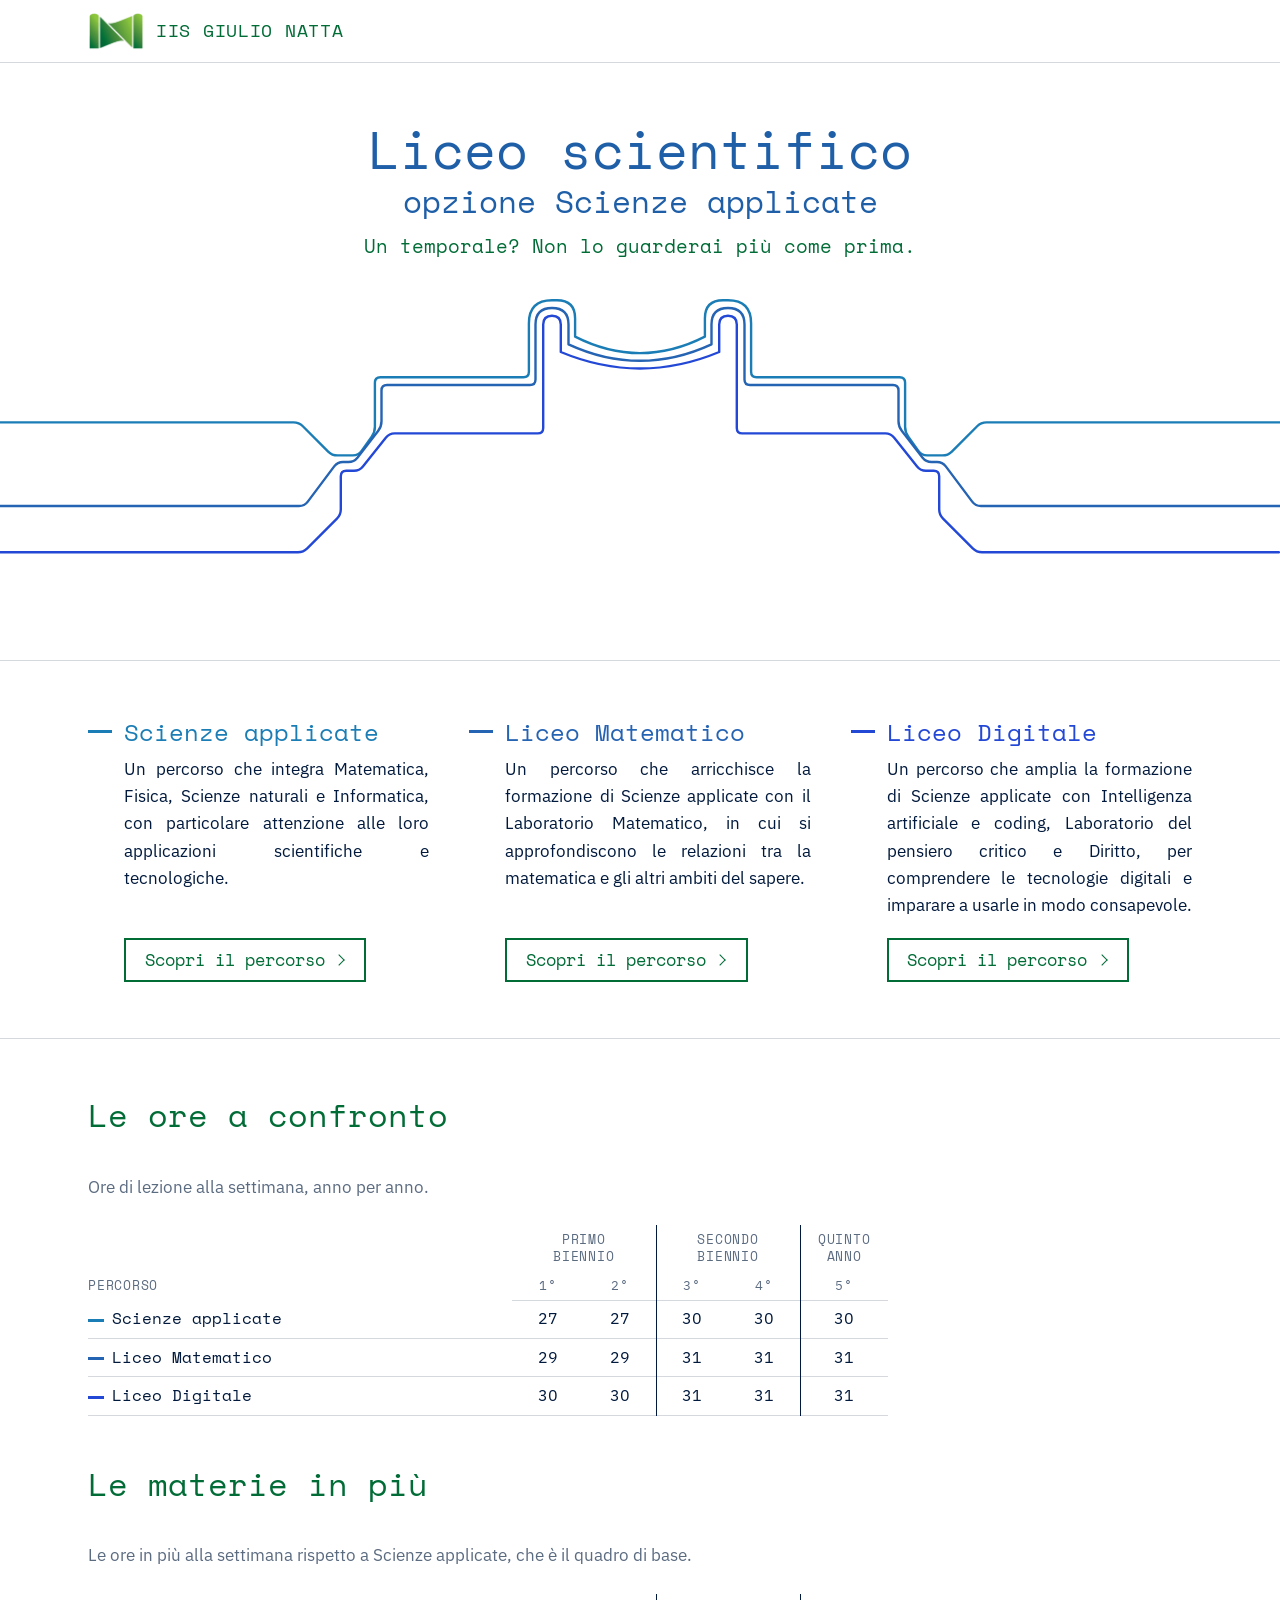
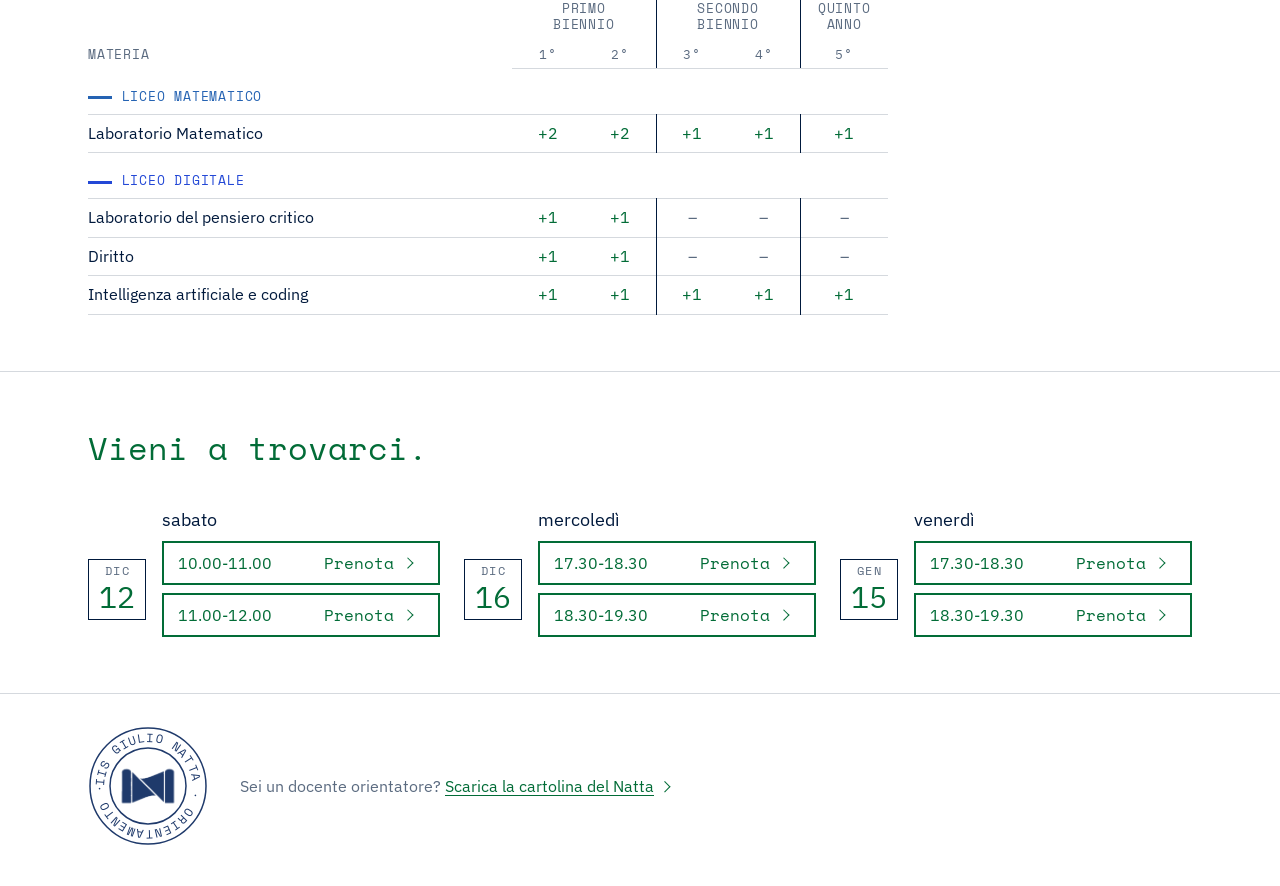
<file: liceo.html>
<!DOCTYPE html>
<html lang="it">
<head>
  <meta charset="utf-8">
  <meta name="viewport" content="width=device-width, initial-scale=1">

  <!-- TESTO MODIFICABILE: titolo della scheda del browser e descrizione
       che compare su Google e nelle anteprime quando si condivide il
       link. -->
  <title>Liceo scientifico, opzione Scienze applicate | IIS Giulio Natta, Rivoli</title>
  <meta name="description" content="Il Liceo scientifico, opzione Scienze applicate dell'IIS Giulio Natta di Rivoli e i suoi tre percorsi: Scienze applicate, Liceo Matematico, Liceo Digitale.">

  <!-- BOZZA: chiede ai motori di ricerca di non mostrare questa pagina.
       Va TOLTA quando il sito è approvato. -->
  <meta name="robots" content="noindex, nofollow">

  <!-- QUANDO SI MODIFICA UN FILE .css O .js, SI AUMENTA IL NUMERO ?v=
       DI UNO in tutte le pagine che lo caricano. -->
  <link rel="stylesheet" href="grafica.css?v=29">
  <link rel="icon" href="immagini/logo-natta.png">
</head>
<body>

  <a class="salta" href="#contenuto">Salta al contenuto</a>

  <!-- La testata: logo e nome della scuola, come nella home -->
  <header class="testata">
    <div class="interno testata-interno">
      <!-- Logo e nome sono un collegamento alla home. Il lettore di
           schermo sente anche "pagina iniziale" (TESTO MODIFICABILE). -->
      <p class="marchio">
        <a class="marchio-link" href="index.html">
          <img class="logo-scuola" src="immagini/logo-natta.png" alt="" width="231" height="155">
          <span class="marchio-nome" id="nome-scuola"></span><span class="solo-lettori">, pagina iniziale</span>
        </a>
      </p>
    </div>
  </header>

  <!-- Tutti i testi qui sotto arrivano da contenuti/liceo.txt; il claim
       da contenuti/home.txt. -->
  <main id="contenuto" tabindex="-1" hidden>

    <!-- Apertura, centrata: titolo su due righe, claim del liceo e, in
         fondo, il disegno della scuola nei tre toni dei percorsi -->
    <section class="sezione apertura" aria-labelledby="titolo">
      <div class="interno">
        <p class="torna"><a href="index.html"><span aria-hidden="true">‹ </span><span id="torna"></span></a></p>
        <h1 class="titolo-sito titolo-liceo" id="titolo"></h1>
        <p class="claim-liceo" id="claim"></p>
      </div>
      <!-- Il disegno lo mette qui js/grafica.js; i blu dei percorsi li
           decide grafica.css. Solo decorativo. -->
      <div class="disegno disegno-liceo" id="disegno" aria-hidden="true"></div>
    </section>

    <!-- I tre percorsi, come gli indirizzi della home: ognuno si clicca
         per intero. Sopra, il titolo "I tre percorsi" (solo per i lettori
         di schermo) e il sottotitolo. -->
    <section class="sezione" aria-labelledby="titolo-percorsi">
      <div class="interno">
        <h2 class="solo-lettori" id="titolo-percorsi"></h2>
        <p class="sottotitolo-liceo" id="sottotitolo"></p>
        <ul class="percorsi" id="percorsi"></ul>
      </div>
    </section>

    <!-- Le ore a confronto: una riga per percorso con le ore totali alla
         settimana, anno per anno, calcolate dal sito. Subito sotto,
         sempre visibile, "Le materie in più": le ore in più di ogni
         percorso rispetto a Scienze applicate.
         Le pagine dei percorsi portano qui (liceo.html#confronto). -->
    <section class="sezione" id="confronto" aria-labelledby="titolo-confronto">
      <div class="interno">
        <h2 class="titolo-sezione" id="titolo-confronto"></h2>
        <p class="nota-tabella" id="nota-confronto"></p>
        <table class="orario orario-confronto" id="tabella-confronto"></table>
        <div class="differenze" id="differenze">
          <h3 class="titolo-sezione" id="titolo-differenze"></h3>
          <p class="nota-tabella" id="nota-differenze"></p>
          <table class="orario orario-differenze" id="tabella-differenze"></table>
        </div>
      </div>
    </section>

    <!-- Vieni a trovarci: i foglietti delle date, la nota sui turni e i
         turni da prenotare uno per uno, presi da comuni.txt come
         nella home. Se non resta nessuna data, solo la frase
         "nessuna-data", senza foglietti. -->
    <section class="sezione" aria-labelledby="titolo-visita">
      <div class="interno">
        <h2 class="titolo-sezione" id="titolo-visita"></h2>
        <!-- I foglietti delle date, come nella home -->
        <ul class="date" id="date-visita"></ul>
        <p class="nota" id="nota-visita"></p>
      </div>
    </section>

  </main>

  <!-- TESTO MODIFICABILE: compare solo se i file di testo non si
       possono leggere. -->
  <section class="sezione" id="avviso" hidden>
    <div class="interno">
      <h1 class="titolo-sezione">Liceo scientifico, opzione Scienze applicate</h1>
      <p>Non riesco a caricare i testi di questa pagina.</p>
      <p>Se hai aperto il file dal computer con un doppio clic, usa invece
         anteprima.bat. Altrimenti ricarica la pagina, oppure
         visita il <a href="https://www.itisgiulionatta.it">sito della scuola</a>.</p>
    </div>
  </section>

  <noscript>
    <section class="sezione">
      <div class="interno">
        <p>Per vedere questa pagina serve JavaScript attivo nel browser.
           In alternativa visita il
           <a href="https://www.itisgiulionatta.it">sito della scuola</a>.</p>
      </div>
    </section>
  </noscript>

  <!-- Il piede, come nella home: il timbro rotondo e la riga per i
       docenti orientatori. I dati della scuola non ci sono più (27
       ottobre 2026 sera). Il timbro è solo decorativo. -->
  <footer class="piede">
    <div class="interno piede-interno">
      <div class="timbro" id="timbro" aria-hidden="true"></div>
      <ul class="piede-voci" id="piede"></ul>
    </div>
  </footer>

  <script src="js/contenuti.js?v=2"></script>
  <script src="js/comuni.js?v=3"></script>
  <script src="js/grafica.js?v=13"></script>
  <script src="js/liceo.js?v=17"></script>
</body>
</html>
</file>
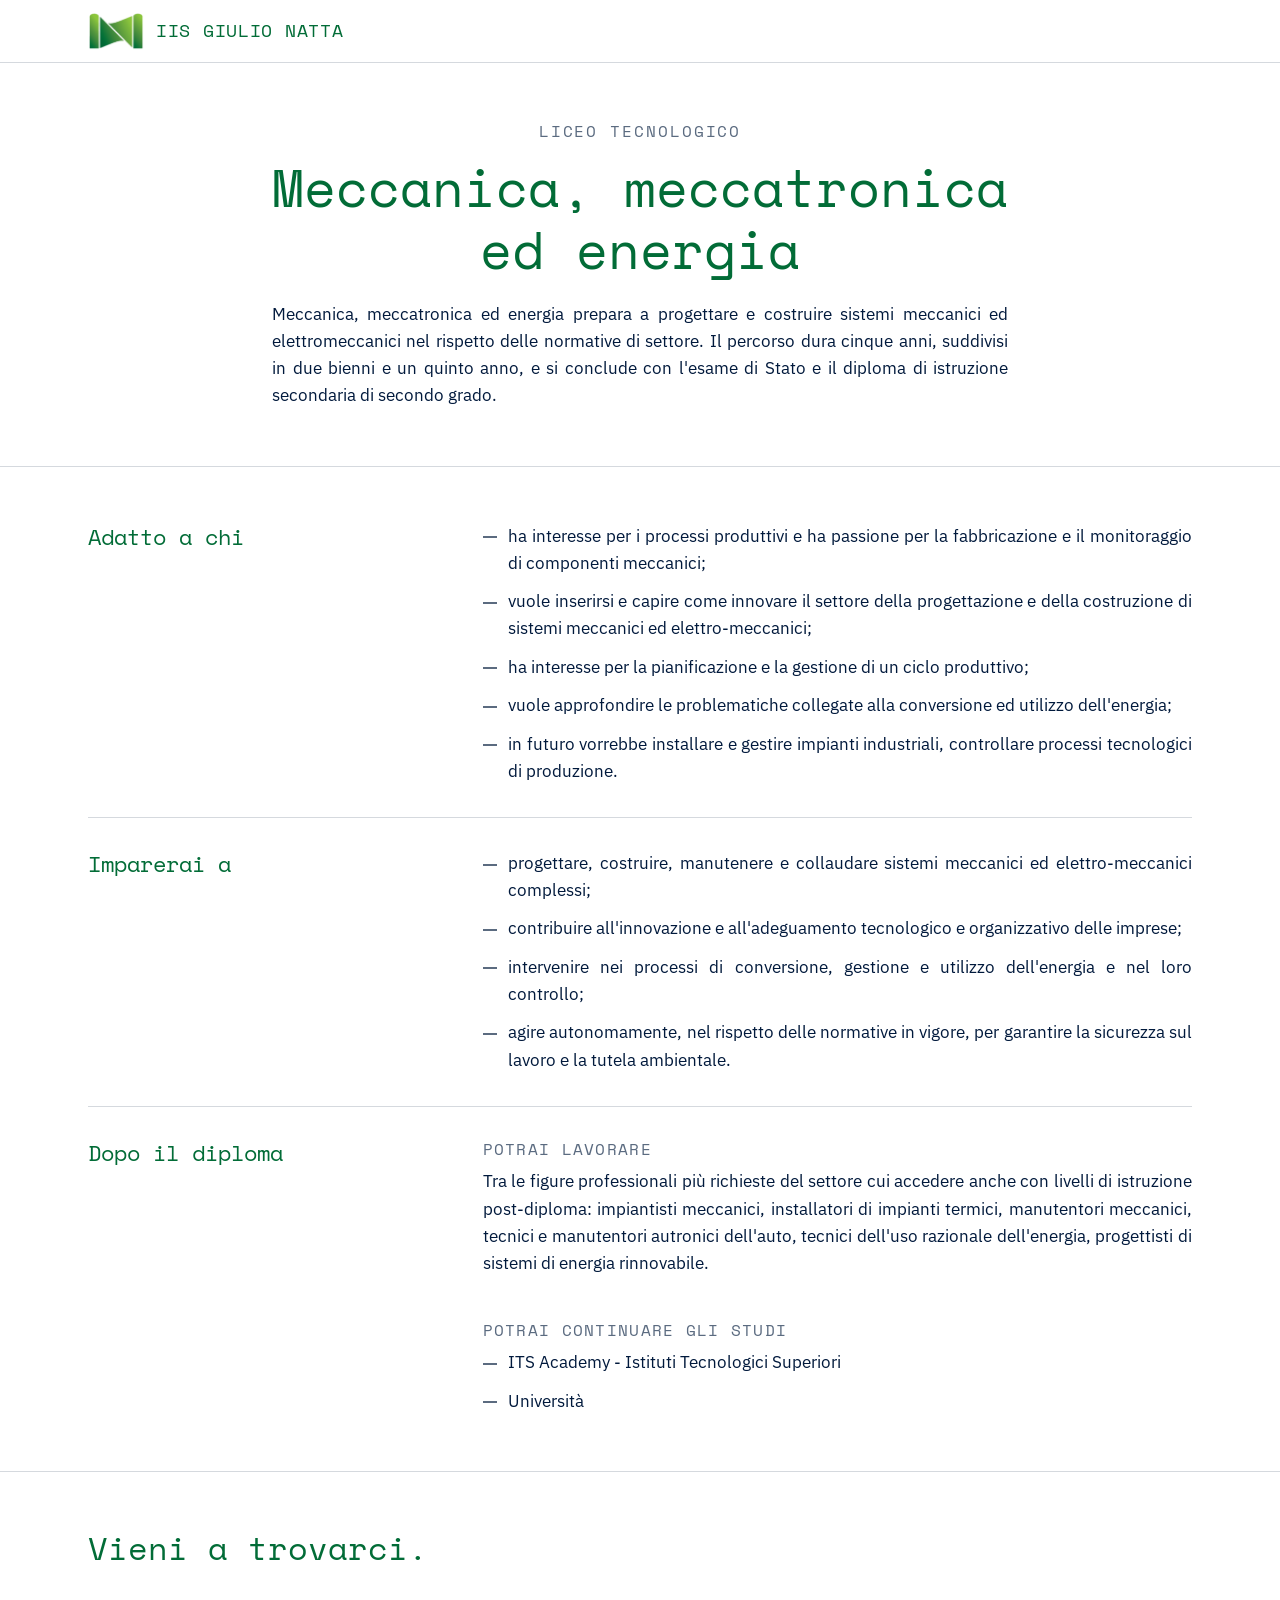
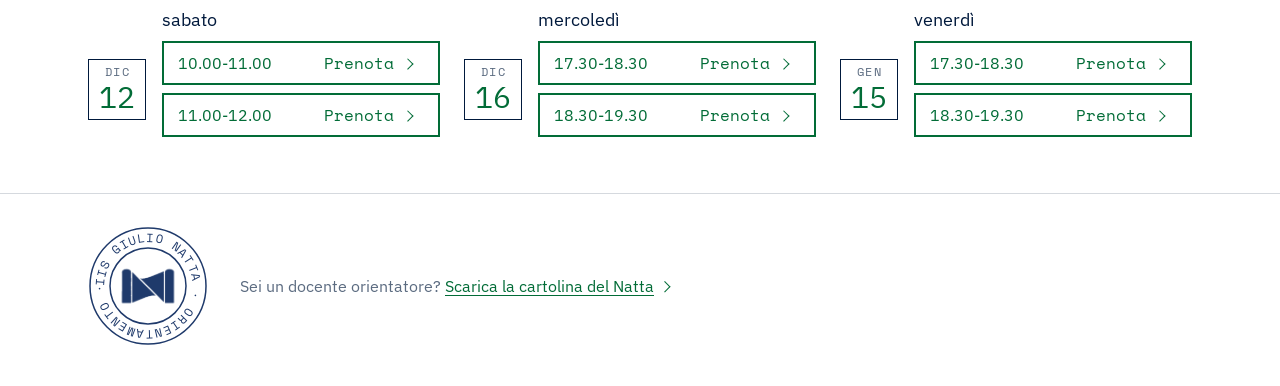
<file: meccanica.html>
<!DOCTYPE html>
<html lang="it">
<head>
  <meta charset="utf-8">
  <meta name="viewport" content="width=device-width, initial-scale=1">

  <!-- TESTO MODIFICABILE: titolo della scheda del browser e descrizione
       che compare su Google e nelle anteprime quando si condivide il
       link. -->
  <title>Meccanica, meccatronica ed energia | IIS Giulio Natta, Rivoli</title>
  <meta name="description" content="Meccanica, meccatronica ed energia all'IIS Giulio Natta di Rivoli, liceo tecnologico: a chi è adatto, che cosa si impara e che cosa fare dopo il diploma.">

  <!-- BOZZA: chiede ai motori di ricerca di non mostrare questa pagina.
       Va TOLTA quando il sito è approvato. -->
  <meta name="robots" content="noindex, nofollow">

  <!-- QUANDO SI MODIFICA UN FILE .css O .js, SI AUMENTA IL NUMERO ?v=
       DI UNO in tutte le pagine che lo caricano. -->
  <link rel="stylesheet" href="grafica.css?v=29">
  <link rel="icon" href="immagini/logo-natta.png">
</head>
<!-- Le pagine dei due indirizzi del liceo tecnologico sono uguali:
     cambiano solo il titolo qui sopra e l'attributo qui sotto, che dice
     quale file di contenuti/ leggere (qui contenuti/meccanica.txt). Il
     nome dell'indirizzo e la riga grigia sopra il nome vengono dalla
     tabella INDIRIZZI di contenuti/home.txt. -->
<body data-indirizzo="meccanica">

  <a class="salta" href="#contenuto">Salta al contenuto</a>

  <!-- La testata: logo e nome della scuola, come nelle pagine del liceo -->
  <header class="testata">
    <div class="interno testata-interno">
      <!-- Logo e nome sono un collegamento alla home. Il lettore di
           schermo sente anche "pagina iniziale" (TESTO MODIFICABILE). -->
      <p class="marchio">
        <a class="marchio-link" href="index.html">
          <img class="logo-scuola" src="immagini/logo-natta.png" alt="" width="231" height="155">
          <span class="marchio-nome" id="nome-scuola"></span><span class="solo-lettori">, pagina iniziale</span>
        </a>
      </p>
    </div>
  </header>

  <main id="contenuto" tabindex="-1" hidden>

    <!-- Apertura, centrata: occhiello grigio ("Liceo tecnologico"), nome
         dell'indirizzo in verde, poi il paragrafo di apertura, su una colonna -->
    <section class="sezione apertura apertura-percorso" aria-labelledby="titolo">
      <div class="interno">
        <p class="occhiello" id="etichetta"></p>
        <h1 class="titolo-sito" id="titolo"></h1>
        <p class="spiegazione" id="spiegazione"></p>
      </div>
    </section>

    <!-- Adatto a chi, Imparerai a, Dopo il diploma: tre parti con il
         titolo in verde, come i blocchi delle pagine dei percorsi del
         liceo. "Dopo il diploma" ha due sottotitoli: "Potrai lavorare" e
         "Potrai continuare gli studi". Una parte senza testo non
         compare. -->
    <section class="sezione" aria-label="L'indirizzo">
      <div class="interno">
        <div class="blocchi" id="blocchi"></div>
      </div>
    </section>

    <!-- Vieni a trovarci: i foglietti delle date e i turni da prenotare
         uno per uno, presi da comuni.txt come nella home (date passate
         nascoste; se non resta nessuna data, solo la frase
         "nessuna-data", senza foglietti). -->
    <section class="sezione" aria-labelledby="titolo-visita">
      <div class="interno">
        <h2 class="titolo-sezione" id="titolo-visita"></h2>
        <ul class="date" id="date-visita"></ul>
        <p class="nota" id="nota-visita"></p>
      </div>
    </section>
  </main>

  <!-- TESTO MODIFICABILE: compare solo se i file di testo non si
       possono leggere. -->
  <section class="sezione" id="avviso" hidden>
    <div class="interno">
      <h1 class="titolo-sezione">Meccanica, meccatronica ed energia</h1>
      <p>Non riesco a caricare i testi di questa pagina.</p>
      <p>Se hai aperto il file dal computer con un doppio clic, usa invece
         anteprima.bat. Altrimenti ricarica la pagina, oppure
         visita il <a href="https://www.itisgiulionatta.it">sito della scuola</a>.</p>
    </div>
  </section>

  <noscript>
    <section class="sezione">
      <div class="interno">
        <p>Per vedere questa pagina serve JavaScript attivo nel browser.
           In alternativa visita il
           <a href="https://www.itisgiulionatta.it">sito della scuola</a>.</p>
      </div>
    </section>
  </noscript>

  <!-- Il piede, come nella home: il timbro rotondo e la riga per i
       docenti orientatori. Il timbro è solo decorativo. -->
  <footer class="piede">
    <div class="interno piede-interno">
      <div class="timbro" id="timbro" aria-hidden="true"></div>
      <ul class="piede-voci" id="piede"></ul>
    </div>
  </footer>

  <script src="js/contenuti.js?v=2"></script>
  <script src="js/comuni.js?v=3"></script>
  <script src="js/grafica.js?v=13"></script>
  <script src="js/indirizzo.js?v=3"></script>
</body>
</html>
</file>
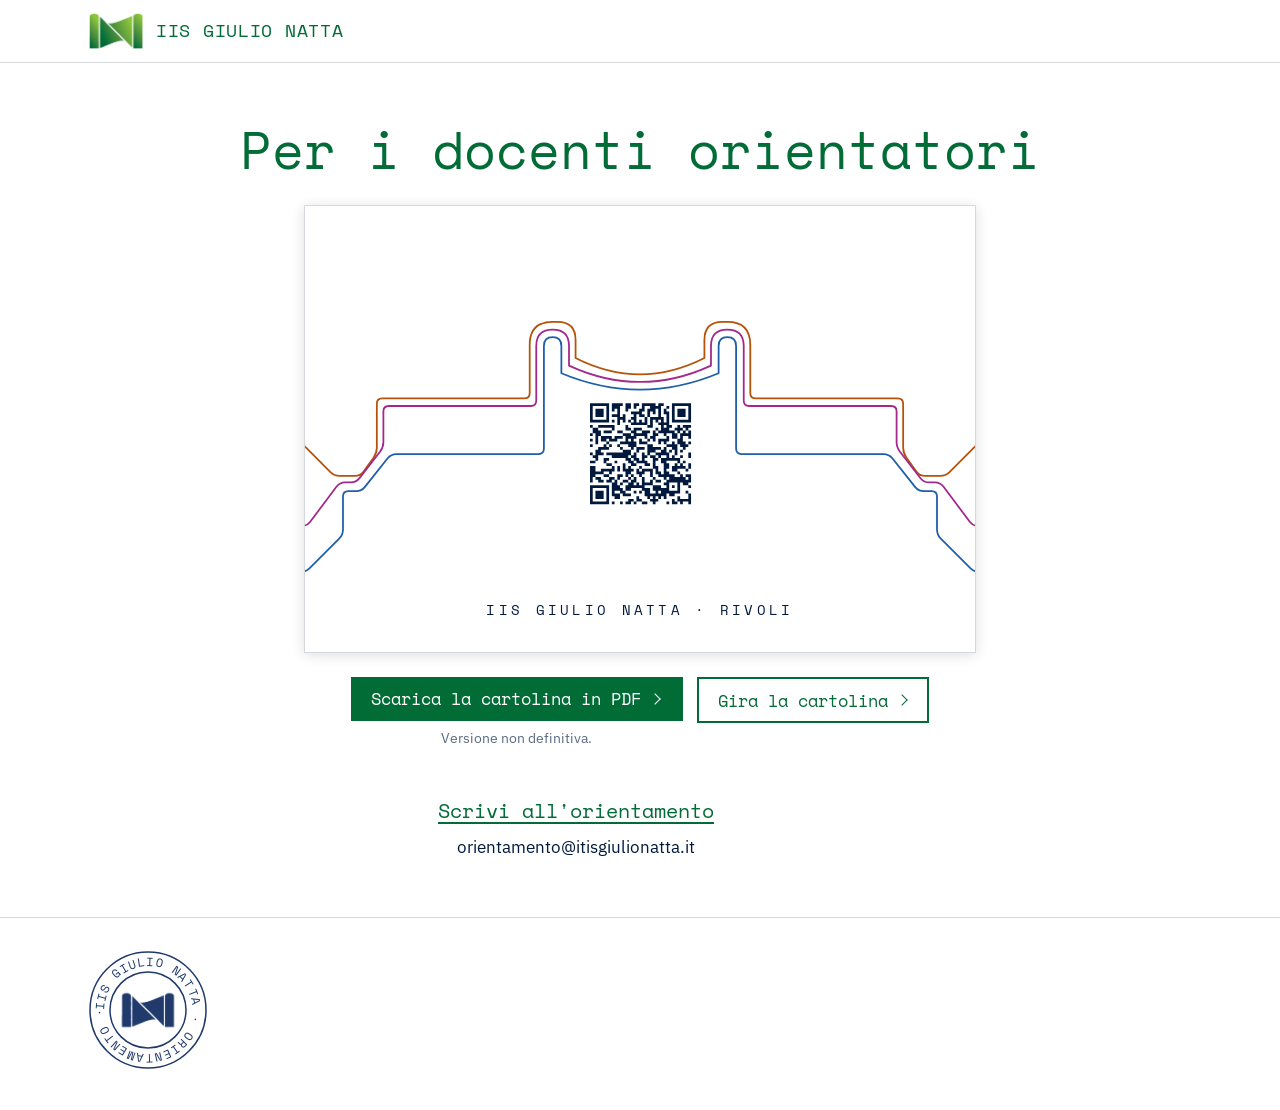
<file: orientatori.html>
<!DOCTYPE html>
<html lang="it">
<head>
  <meta charset="utf-8">
  <meta name="viewport" content="width=device-width, initial-scale=1">

  <!-- TESTO MODIFICABILE: titolo della scheda del browser e descrizione
       che compare su Google e nelle anteprime quando si condivide il
       link. -->
  <title>Per i docenti orientatori | IIS Giulio Natta, Rivoli</title>
  <meta name="description" content="La cartolina &quot;Vieni a trovarci&quot; dell'IIS Giulio Natta di Rivoli, da scaricare in PDF, per i docenti orientatori delle scuole medie.">

  <!-- BOZZA: chiede ai motori di ricerca di non mostrare questa pagina.
       Va TOLTA quando il sito è approvato. -->
  <meta name="robots" content="noindex, nofollow">

  <!-- QUANDO SI MODIFICA UN FILE .css O .js, SI AUMENTA IL NUMERO ?v=
       DI UNO in tutte le pagine che lo caricano. -->
  <link rel="stylesheet" href="grafica.css?v=29">
  <link rel="stylesheet" href="cartolina-facciate.css?v=7">
  <link rel="icon" href="immagini/logo-natta.png">
</head>
<body>

  <a class="salta" href="#contenuto">Salta al contenuto</a>

  <!-- La testata: logo e nome della scuola, come nella home -->
  <header class="testata">
    <div class="interno testata-interno">
      <!-- Logo e nome sono un collegamento alla home. Il lettore di
           schermo sente anche "pagina iniziale" (TESTO MODIFICABILE). -->
      <p class="marchio">
        <a class="marchio-link" href="index.html">
          <img class="logo-scuola" src="immagini/logo-natta.png" alt="" width="231" height="155">
          <span class="marchio-nome" id="nome-scuola"></span><span class="solo-lettori">, pagina iniziale</span>
        </a>
      </p>
    </div>
  </header>

  <!-- I testi arrivano da contenuti/comuni.txt (sezione ORIENTATORI);
       la cartolina da home.txt, comuni.txt e cartolina.txt, come in
       cartolina.html. -->
  <main id="contenuto" tabindex="-1" hidden>

    <!-- Tutto centrato: il titolo, la cartolina che si gira, i due
         pulsanti e il contatto dell'orientamento -->
    <section class="sezione apertura orientatori" aria-labelledby="titolo">
      <div class="interno">
        <h1 class="titolo-sito" id="titolo"></h1>

        <!-- La cartolina: fronte e retro li disegna
             js/cartolina-facciate.js, lo stesso codice di cartolina.html.
             Con il mouse e con il dito si gira toccandola; da tastiera si
             gira con il pulsante "Gira la cartolina". Il lettore di
             schermo legge solo la faccia che si vede (js/orientatori.js
             nasconde l'altra): del fronte una descrizione, del retro tutto
             il testo. Dopo ogni giro la riga nascosta qui sotto avvisa
             quale faccia si vede. -->
        <div class="cartolina-gira" id="cartolina-gira">
          <div class="cartolina-giro">
            <div class="cartolina-faccia cartolina-faccia-fronte" id="faccia-fronte"></div>
            <div class="cartolina-faccia cartolina-faccia-retro" id="faccia-retro" aria-hidden="true"></div>
          </div>
        </div>
        <p class="solo-lettori" id="cartolina-faccia" aria-live="polite"></p>

        <!-- Il pulsante del PDF, con sotto la riga grigia "Versione non
             definitiva.", compare solo se il file esiste -->
        <div class="pulsanti pulsanti-docenti">
          <div class="pulsante-con-nota" id="scarica-pdf" hidden>
            <a class="pulsante pulsante-pieno" id="pulsante-pdf" download></a>
            <p class="nota-pdf" id="nota-pdf"></p>
          </div>
          <button type="button" class="pulsante pulsante-vuoto" id="pulsante-gira"></button>
        </div>

        <!-- Il contatto dell'orientamento, come nei contatti della home:
             il link sottolineato e sotto l'indirizzo, che si può copiare -->
        <ul class="contatti contatti-orientatori" id="contatto-orientatori"></ul>
      </div>
    </section>

  </main>

  <!-- TESTO MODIFICABILE: compare solo se i file di testo non si
       possono leggere. -->
  <section class="sezione" id="avviso" hidden>
    <div class="interno">
      <h1 class="titolo-sezione">Per i docenti orientatori</h1>
      <p>Non riesco a caricare i testi di questa pagina.</p>
      <p>Se hai aperto il file dal computer con un doppio clic, usa invece
         anteprima.bat. Altrimenti ricarica la pagina, oppure
         visita il <a href="https://www.itisgiulionatta.it">sito della scuola</a>.</p>
    </div>
  </section>

  <noscript>
    <section class="sezione">
      <div class="interno">
        <p>Per vedere questa pagina serve JavaScript attivo nel browser.
           In alternativa visita il
           <a href="https://www.itisgiulionatta.it">sito della scuola</a>.</p>
      </div>
    </section>
  </noscript>

  <!-- Il piede, come nelle altre pagine, ma senza la riga per i docenti
       orientatori: resta solo il timbro, che è decorativo. -->
  <footer class="piede">
    <div class="interno piede-interno">
      <div class="timbro" id="timbro" aria-hidden="true"></div>
      <ul class="piede-voci" id="piede"></ul>
    </div>
  </footer>

  <script src="js/contenuti.js?v=2"></script>
  <script src="js/comuni.js?v=3"></script>
  <script src="js/grafica.js?v=13"></script>
  <script src="js/qr.js?v=1"></script>
  <script src="js/cartolina-facciate.js?v=4"></script>
  <script src="js/orientatori.js?v=2"></script>
</body>
</html>
</file>
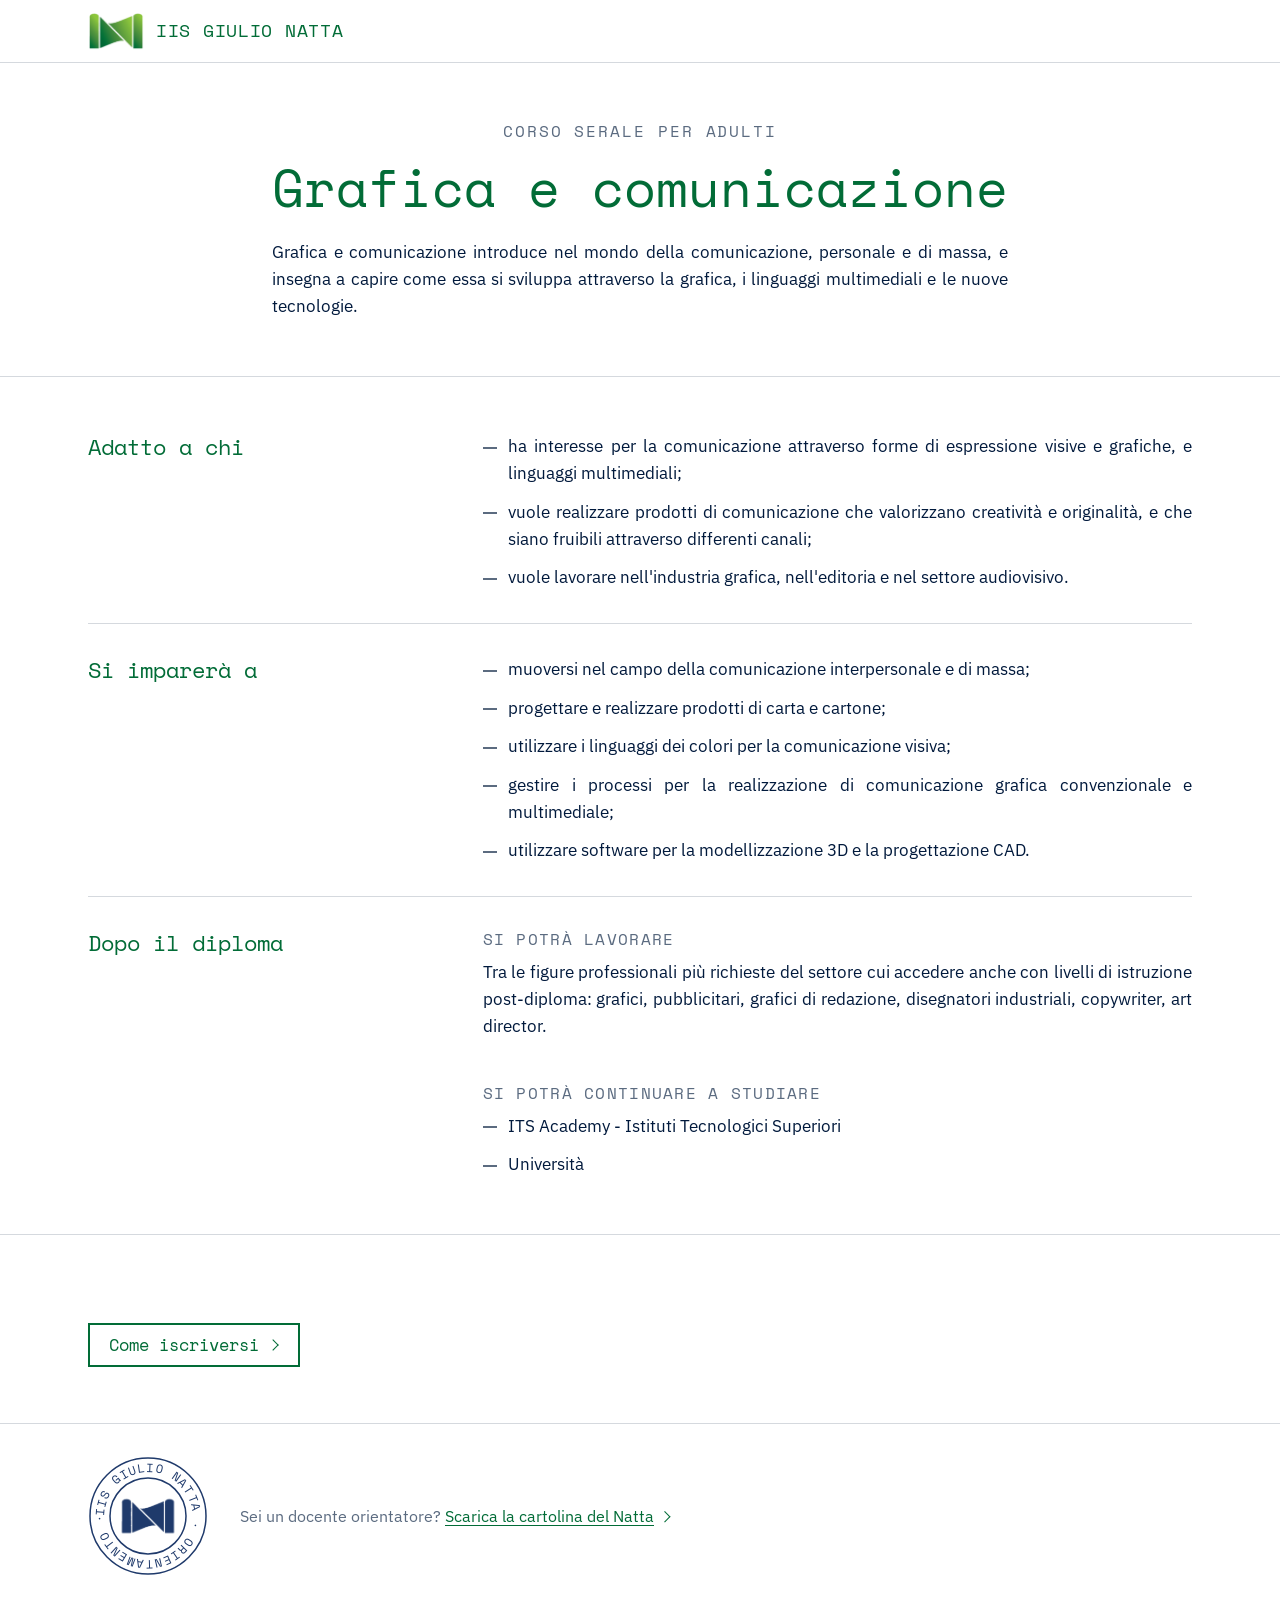
<file: serale-grafica.html>
<!DOCTYPE html>
<html lang="it">
<head>
  <meta charset="utf-8">
  <meta name="viewport" content="width=device-width, initial-scale=1">

  <!-- TESTO MODIFICABILE: titolo della scheda del browser e descrizione
       che compare su Google e nelle anteprime quando si condivide il
       link. -->
  <title>Grafica e comunicazione, corso serale | IIS Giulio Natta, Rivoli</title>
  <meta name="description" content="Grafica e comunicazione, corso serale per adulti all'IIS Giulio Natta di Rivoli: a chi è adatto, che cosa si impara, che cosa fare dopo il diploma e come iscriversi.">

  <!-- BOZZA: chiede ai motori di ricerca di non mostrare questa pagina.
       Va TOLTA quando il sito è approvato. -->
  <meta name="robots" content="noindex, nofollow">

  <!-- QUANDO SI MODIFICA UN FILE .css O .js, SI AUMENTA IL NUMERO ?v=
       DI UNO in tutte le pagine che lo caricano. -->
  <link rel="stylesheet" href="grafica.css?v=29">
  <link rel="icon" href="immagini/logo-natta.png">
</head>
<!-- Le pagine dei due corsi serali sono uguali: cambiano solo il titolo
     qui sopra e l'attributo data-indirizzo qui sotto, che dice quale file
     di contenuti/ leggere (qui contenuti/serale-grafica.txt). Hanno la
     stessa struttura delle pagine del diurno (grafica.html), senza la frase
     sulla durata del percorso. data-serale: il nome del corso viene dalla
     tabella HOME di contenuti/serali.txt e in fondo, al posto delle date
     degli open day, c'è il pulsante "Come iscriversi". -->
<body data-indirizzo="serale-grafica" data-serale>

  <a class="salta" href="#contenuto">Salta al contenuto</a>

  <!-- La testata: logo e nome della scuola, come nelle pagine del liceo -->
  <header class="testata">
    <div class="interno testata-interno">
      <!-- Logo e nome sono un collegamento alla home. Il lettore di
           schermo sente anche "pagina iniziale" (TESTO MODIFICABILE). -->
      <p class="marchio">
        <a class="marchio-link" href="index.html">
          <img class="logo-scuola" src="immagini/logo-natta.png" alt="" width="231" height="155">
          <span class="marchio-nome" id="nome-scuola"></span><span class="solo-lettori">, pagina iniziale</span>
        </a>
      </p>
    </div>
  </header>

  <main id="contenuto" tabindex="-1" hidden>

    <!-- Apertura, centrata: occhiello grigio ("Corso serale per adulti"), nome
         dell'indirizzo in verde, poi il paragrafo di apertura, su una colonna -->
    <section class="sezione apertura apertura-percorso" aria-labelledby="titolo">
      <div class="interno">
        <p class="occhiello" id="etichetta"></p>
        <h1 class="titolo-sito" id="titolo"></h1>
        <p class="spiegazione" id="spiegazione"></p>
      </div>
    </section>

    <!-- Adatto a chi, Imparerai a, Dopo il diploma: tre parti con il
         titolo in verde, come i blocchi delle pagine dei percorsi del
         liceo. "Dopo il diploma" ha due sottotitoli: "Potrai lavorare" e
         "Potrai continuare gli studi". Una parte senza testo non
         compare. -->
    <section class="sezione" aria-label="L'indirizzo">
      <div class="interno">
        <div class="blocchi" id="blocchi"></div>
      </div>
    </section>

    <!-- In fondo il pulsante "Come iscriversi ›" verso la pagina della
         scuola con la domanda di iscrizione, lo stesso della home: scritta
         e link dalla sezione PAGINA di contenuti/serali.txt. -->
    <section class="sezione" aria-label="Iscrizione">
      <div class="interno">
        <p class="fondo-sezione" id="iscrizione"></p>
      </div>
    </section>
  </main>

  <!-- TESTO MODIFICABILE: compare solo se i file di testo non si
       possono leggere. -->
  <section class="sezione" id="avviso" hidden>
    <div class="interno">
      <h1 class="titolo-sezione">Grafica e comunicazione, corso serale</h1>
      <p>Non riesco a caricare i testi di questa pagina.</p>
      <p>Se hai aperto il file dal computer con un doppio clic, usa invece
         anteprima.bat. Altrimenti ricarica la pagina, oppure
         visita il <a href="https://www.itisgiulionatta.it">sito della scuola</a>.</p>
    </div>
  </section>

  <noscript>
    <section class="sezione">
      <div class="interno">
        <p>Per vedere questa pagina serve JavaScript attivo nel browser.
           In alternativa visita il
           <a href="https://www.itisgiulionatta.it">sito della scuola</a>.</p>
      </div>
    </section>
  </noscript>

  <!-- Il piede, come nella home: il timbro rotondo e la riga per i
       docenti orientatori. Il timbro è solo decorativo. -->
  <footer class="piede">
    <div class="interno piede-interno">
      <div class="timbro" id="timbro" aria-hidden="true"></div>
      <ul class="piede-voci" id="piede"></ul>
    </div>
  </footer>

  <script src="js/contenuti.js?v=2"></script>
  <script src="js/comuni.js?v=3"></script>
  <script src="js/grafica.js?v=13"></script>
  <script src="js/indirizzo.js?v=3"></script>
</body>
</html>
</file>
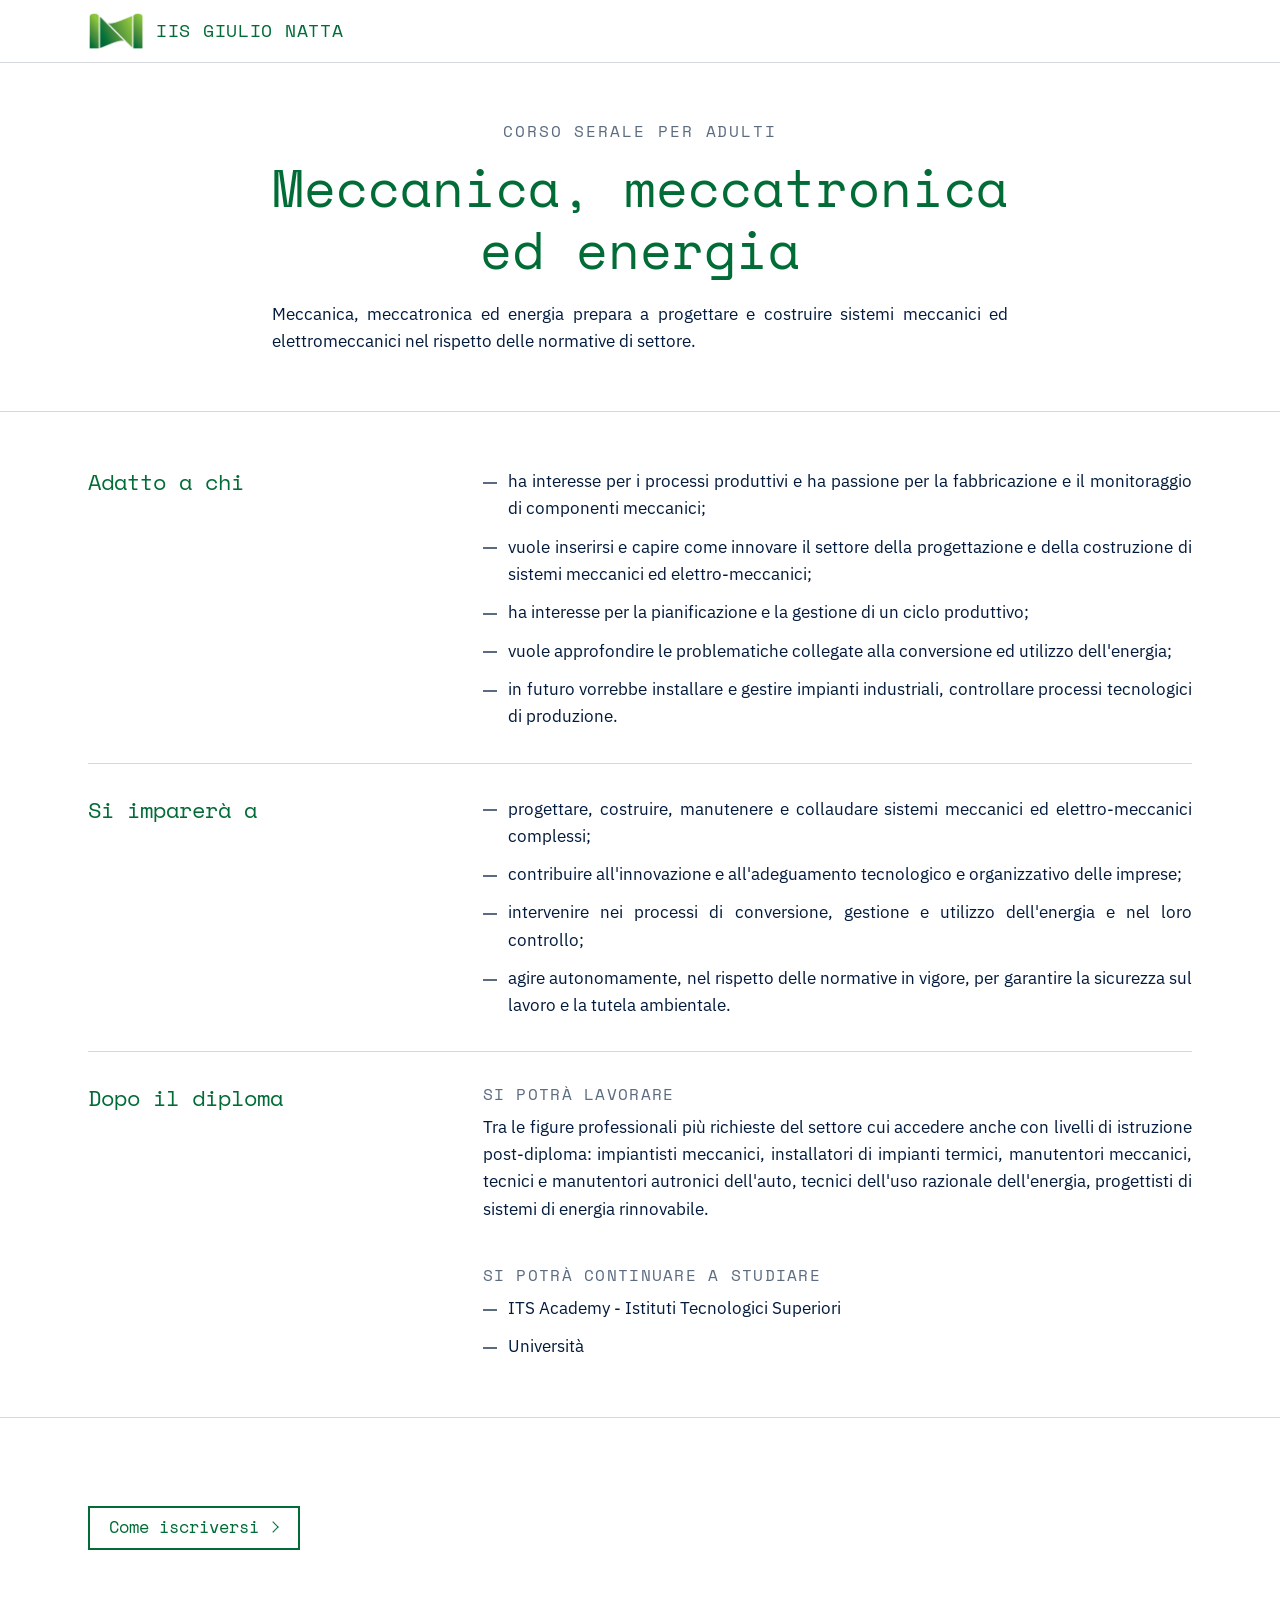
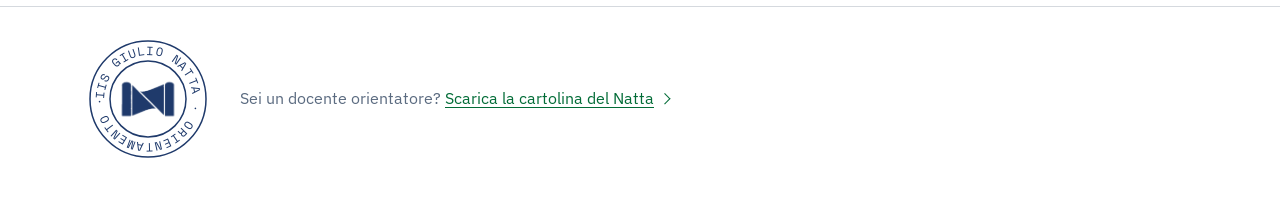
<file: serale-meccanica.html>
<!DOCTYPE html>
<html lang="it">
<head>
  <meta charset="utf-8">
  <meta name="viewport" content="width=device-width, initial-scale=1">

  <!-- TESTO MODIFICABILE: titolo della scheda del browser e descrizione
       che compare su Google e nelle anteprime quando si condivide il
       link. -->
  <title>Meccanica, meccatronica ed energia, corso serale | IIS Giulio Natta, Rivoli</title>
  <meta name="description" content="Meccanica, meccatronica ed energia, corso serale per adulti all'IIS Giulio Natta di Rivoli: a chi è adatto, che cosa si impara, che cosa fare dopo il diploma e come iscriversi.">

  <!-- BOZZA: chiede ai motori di ricerca di non mostrare questa pagina.
       Va TOLTA quando il sito è approvato. -->
  <meta name="robots" content="noindex, nofollow">

  <!-- QUANDO SI MODIFICA UN FILE .css O .js, SI AUMENTA IL NUMERO ?v=
       DI UNO in tutte le pagine che lo caricano. -->
  <link rel="stylesheet" href="grafica.css?v=29">
  <link rel="icon" href="immagini/logo-natta.png">
</head>
<!-- Le pagine dei due corsi serali sono uguali: cambiano solo il titolo
     qui sopra e l'attributo data-indirizzo qui sotto, che dice quale file
     di contenuti/ leggere (qui contenuti/serale-meccanica.txt). Hanno la
     stessa struttura delle pagine del diurno (meccanica.html), senza la frase
     sulla durata del percorso. data-serale: il nome del corso viene dalla
     tabella HOME di contenuti/serali.txt e in fondo, al posto delle date
     degli open day, c'è il pulsante "Come iscriversi". -->
<body data-indirizzo="serale-meccanica" data-serale>

  <a class="salta" href="#contenuto">Salta al contenuto</a>

  <!-- La testata: logo e nome della scuola, come nelle pagine del liceo -->
  <header class="testata">
    <div class="interno testata-interno">
      <!-- Logo e nome sono un collegamento alla home. Il lettore di
           schermo sente anche "pagina iniziale" (TESTO MODIFICABILE). -->
      <p class="marchio">
        <a class="marchio-link" href="index.html">
          <img class="logo-scuola" src="immagini/logo-natta.png" alt="" width="231" height="155">
          <span class="marchio-nome" id="nome-scuola"></span><span class="solo-lettori">, pagina iniziale</span>
        </a>
      </p>
    </div>
  </header>

  <main id="contenuto" tabindex="-1" hidden>

    <!-- Apertura, centrata: occhiello grigio ("Corso serale per adulti"), nome
         dell'indirizzo in verde, poi il paragrafo di apertura, su una colonna -->
    <section class="sezione apertura apertura-percorso" aria-labelledby="titolo">
      <div class="interno">
        <p class="occhiello" id="etichetta"></p>
        <h1 class="titolo-sito" id="titolo"></h1>
        <p class="spiegazione" id="spiegazione"></p>
      </div>
    </section>

    <!-- Adatto a chi, Imparerai a, Dopo il diploma: tre parti con il
         titolo in verde, come i blocchi delle pagine dei percorsi del
         liceo. "Dopo il diploma" ha due sottotitoli: "Potrai lavorare" e
         "Potrai continuare gli studi". Una parte senza testo non
         compare. -->
    <section class="sezione" aria-label="L'indirizzo">
      <div class="interno">
        <div class="blocchi" id="blocchi"></div>
      </div>
    </section>

    <!-- In fondo il pulsante "Come iscriversi ›" verso la pagina della
         scuola con la domanda di iscrizione, lo stesso della home: scritta
         e link dalla sezione PAGINA di contenuti/serali.txt. -->
    <section class="sezione" aria-label="Iscrizione">
      <div class="interno">
        <p class="fondo-sezione" id="iscrizione"></p>
      </div>
    </section>
  </main>

  <!-- TESTO MODIFICABILE: compare solo se i file di testo non si
       possono leggere. -->
  <section class="sezione" id="avviso" hidden>
    <div class="interno">
      <h1 class="titolo-sezione">Meccanica, meccatronica ed energia, corso serale</h1>
      <p>Non riesco a caricare i testi di questa pagina.</p>
      <p>Se hai aperto il file dal computer con un doppio clic, usa invece
         anteprima.bat. Altrimenti ricarica la pagina, oppure
         visita il <a href="https://www.itisgiulionatta.it">sito della scuola</a>.</p>
    </div>
  </section>

  <noscript>
    <section class="sezione">
      <div class="interno">
        <p>Per vedere questa pagina serve JavaScript attivo nel browser.
           In alternativa visita il
           <a href="https://www.itisgiulionatta.it">sito della scuola</a>.</p>
      </div>
    </section>
  </noscript>

  <!-- Il piede, come nella home: il timbro rotondo e la riga per i
       docenti orientatori. Il timbro è solo decorativo. -->
  <footer class="piede">
    <div class="interno piede-interno">
      <div class="timbro" id="timbro" aria-hidden="true"></div>
      <ul class="piede-voci" id="piede"></ul>
    </div>
  </footer>

  <script src="js/contenuti.js?v=2"></script>
  <script src="js/comuni.js?v=3"></script>
  <script src="js/grafica.js?v=13"></script>
  <script src="js/indirizzo.js?v=3"></script>
</body>
</html>
</file>
<file: grafica.css>
/* =================================================================
   GRAFICA "A CARTOLINA" - SITO ORIENTAMENTO
   IIS Giulio Natta, Rivoli

   Decisa con Alessandra il 26 ottobre 2026. Per ora la usa solo la
   home (index.html); le altre pagine usano ancora stile.css, con la
   grafica a fasce, finché non si rifanno anche loro.

   IN BREVE
     - tre caratteri, salvati nella cartella fonts/: Space Mono per
       titoli, nomi e scritte brevi, IBM Plex Mono per le cifre in
       mezzo a quelle scritte, IBM Plex Sans per i testi
     - fondo tutto bianco; le sezioni sono separate da un filetto
       grigio sottile
     - il verde della scuola per titoli, pulsanti e link
     - arancione, rosa e blu indicano SOLO i tre indirizzi: un
       trattino corto del loro colore accanto al nome
     - pulsanti rettangolari ad angoli vivi, con la freccia "›"

   Si scrive PRIMA PER LO SMARTPHONE: le regole qui sotto valgono per
   lo schermo piccolo, e quelle per computer e LIM stanno in fondo,
   nella sezione SCHERMI PIÙ LARGHI.
   ================================================================= */


/* -----------------------------------------------------------------
   I CARATTERI (decisi il 2 novembre 2026)
   Space Mono, IBM Plex Mono e IBM Plex Sans, licenza SIL Open Font
   License (testi in fonts/, uno per carattere). I file stanno nel
   sito: nessun collegamento a Google Fonts. Un solo peso, quello
   normale, senza grassetto: titoli e nomi si distinguono per
   grandezza, colore, maiuscolo e carattere. font-synthesis: none
   impedisce al browser di inventare un grassetto finto.

   "Titoli Natta" è Space Mono con le cifre di IBM Plex Mono: il
   browser prende le lettere dal primo file e le cifre (0-9) dal
   secondo. Così "2026/27" nell'occhiello e gli anni del quadro orario
   hanno le cifre di IBM Plex Mono senza toccare i file di testo.
   Dove va ogni carattere: in fondo al file, I CARATTERI: DOVE.
   ----------------------------------------------------------------- */

@font-face {
  font-family: "Titoli Natta";
  src: url("fonts/space-mono-latin-400-normal.woff2?v=1") format("woff2");
  font-weight: normal;
  font-style: normal;
  font-display: swap;
  unicode-range: U+0000-002F, U+003A-10FFFF;   /* tutto tranne le cifre */
}

@font-face {
  font-family: "Titoli Natta";
  src: url("fonts/ibm-plex-mono-latin-400-normal.woff2?v=1") format("woff2");
  font-weight: normal;
  font-style: normal;
  font-display: swap;
  unicode-range: U+0030-0039;                  /* solo le cifre */
}

/* Space Mono da solo, cifre comprese: per il timbro */
@font-face {
  font-family: "Space Mono";
  src: url("fonts/space-mono-latin-400-normal.woff2?v=1") format("woff2");
  font-weight: normal;
  font-style: normal;
  font-display: swap;
}

@font-face {
  font-family: "IBM Plex Mono";
  src: url("fonts/ibm-plex-mono-latin-400-normal.woff2?v=1") format("woff2");
  font-weight: normal;
  font-style: normal;
  font-display: swap;
}

@font-face {
  font-family: "IBM Plex Sans";
  src: url("fonts/ibm-plex-sans-latin-400-normal.woff2?v=1") format("woff2");
  font-weight: normal;
  font-style: normal;
  font-display: swap;
}


/* -----------------------------------------------------------------
   COLORI
   Verificati per il contrasto (testo almeno 4,5:1) e per la
   deuteranopia e la protanopia. Non si cambiano senza dirlo ad
   Alessandra.
   ----------------------------------------------------------------- */

:root {
  --verde:         #026C37;  /* titoli, pulsanti, link: 6,6 sul bianco */
  --verde-scuro:   #014A26;  /* pulsante pieno al passaggio del mouse */
  --blu-notte:     #00193C;  /* il testo: 17,9 sul bianco */
  --grigio:        #5B6B80;  /* tipo di scuola, scritte secondarie: 5,4 sul bianco */
  --filetto:       #D5D9DE;  /* il filetto fra le sezioni: solo decorativo */
  --bianco:        #FFFFFF;

  /* Un colore per indirizzo, SOLO per il trattino accanto al nome, il
     nome stesso nella home e le linee del disegno. Non si usano per
     nient'altro. Sul bianco: arancione 5,0, rosa 6,5, blu 6,4. */
  --meccanica:     #B45309;  /* arancione: più giallo dal 27 ottobre 2026 sera (prima #C2410C) */
  --grafica:       #A3288C;  /* rosa che tende al viola: dal 27 ottobre 2026 sera (prima #B8326F) */
  --liceo:         #1F5FA8;  /* blu */

  /* I tre percorsi del liceo: tre toni del blu del liceo, solo nelle
     pagine del liceo, per le linee del disegno, il trattino accanto al
     nome, il nome stesso in liceo.html e la riga "In più nel ..." del
     quadro orario. Cambiati il 27 ottobre 2026 sera (prima #2A7AB0,
     #1F5FA8, #0F3460: il blu scuro sembrava nero). Il Liceo Digitale
     ha un blu vivo che tende al violetto, perché risalti più degli
     altri due (scelta di Alessandra). Sul bianco: azzurro 4,5, blu 6,0,
     blu violetto 7,1; non vanno sotto 4,5, perché la riga "In più
     nel ..." è a 13 pixel. */
  --percorso-scienze:    #1B7DB5;  /* Scienze applicate, azzurro */
  --percorso-matematico: #2563B3;  /* Liceo Matematico, blu */
  --percorso-digitale:   #2348D6;  /* Liceo Digitale, blu violetto */

  /* Rosso SOLO per la scritta "Esaurito" dei turni degli open day:
     6,5 sul bianco. Sempre con la scritta, mai da solo. */
  --rosso:         #B91C1C;

  /* Blu inchiostro SOLO per il timbro del piede */
  --inchiostro:    #1F3A6B;

  --carattere-testo:  "IBM Plex Sans", Arial, sans-serif;
  --carattere-titoli: "Titoli Natta", "Courier New", monospace;
  --carattere-cifre:  "IBM Plex Mono", "Courier New", monospace;
  --carattere-timbro: "Space Mono", "Courier New", monospace;

  /* Misure */
  --spazio:        1.25rem;
  --massimo:       72rem;    /* larghezza massima del contenuto */
  --trattino:      1.5rem;   /* lunghezza del trattino colorato */
}


/* -----------------------------------------------------------------
   BASE
   ----------------------------------------------------------------- */

* { box-sizing: border-box; }

[hidden] { display: none !important; }

body {
  margin: 0;
  font-family: var(--carattere-testo);
  font-size: 1.0625rem;   /* 17 pixel: il minimo è 16 */
  font-weight: normal;
  font-synthesis: none;
  /* Niente legature: "fi" in "Grafica" e "scientifico" resta di due
     lettere */
  font-variant-ligatures: none;
  /* (Il contorno di 0,3 pixel del Cutive Mono, troppo sottile, è stato
     tolto con il cambio dei caratteri, il 2 novembre 2026: sui nuovi
     caratteri sarebbe stato un grassetto finto.) */
  line-height: 1.6;
  color: var(--blu-notte);
  background: var(--bianco);
}

/* I pulsanti veri (button) non prendono da soli il carattere della
   pagina: qui almeno le legature */
button { font-variant-ligatures: none; }

h1, h2, h3 {
  margin: 0 0 0.6em;
  font-weight: normal;
  line-height: 1.25;
  color: var(--verde);
}

/* Righe pareggiate: nei titoli e nei testi brevi centrati le righe
   hanno lunghezze simili, così nessuna parola resta sola a capo
   ("imparare." da sola). Sui browser vecchi non succede niente. */
.titolo-sito,
.titolo-sezione,
.occhiello,
.claim-liceo { text-wrap: balance; }

p { margin: 0 0 1em; }
p:last-child { margin-bottom: 0; }

ul { margin: 0; padding: 0; list-style: none; }

a { color: var(--verde); text-decoration-thickness: 1px; text-underline-offset: 0.2em; }
a:hover { text-decoration-thickness: 2px; }

/* Testo nascosto alla vista ma letto dai lettori di schermo */
.solo-lettori {
  position: absolute;
  width: 1px;
  height: 1px;
  overflow: hidden;
  clip: rect(0 0 0 0);
  white-space: nowrap;
}

/* Un segno nascosto alla vista dentro una riga di testo, come la
   virgola fra le due righe del titolo di liceo.html: resta attaccato
   alla parola prima, così il lettore di schermo legge "Liceo
   scientifico, opzione Scienze applicate" senza uno spazio prima della
   virgola (con .solo-lettori lo spazio c'era) */
.solo-lettori-in-riga { font-size: 0; }

/* Un dato che manca: [DA COMPLETARE: ...], ben visibile */
.da-completare {
  padding: 0 0.3em;
  border: 2px dashed currentColor;
}


/* -----------------------------------------------------------------
   ACCESSIBILITÀ
   Il contorno di messa a fuoco serve a chi naviga con la tastiera:
   non va tolto. Blu notte, ben visibile sul bianco e sul verde.
   ----------------------------------------------------------------- */

:focus-visible {
  outline: 3px solid var(--blu-notte);
  outline-offset: 3px;
}

/* I titoli che ricevono il focus dai pulsanti dell'apertura: niente
   contorno, il lettore di schermo li legge comunque */
[tabindex="-1"]:focus { outline: none; }

/* Salta al contenuto: compare solo premendo Tab appena aperta la
   pagina, e porta dritti al contenuto senza passare dalla testata */
.salta {
  position: absolute;
  left: -999px;
  top: 0.5rem;
  z-index: 10;
  padding: 0.6em 1em;
  color: var(--bianco);
  background: var(--verde);
}

.salta:focus { left: 0.75rem; }


/* -----------------------------------------------------------------
   LE SEZIONI
   Tutte su fondo bianco. Dentro, il contenuto è largo al massimo
   --massimo. Fra una sezione e l'altra, un filetto grigio sottile.
   ----------------------------------------------------------------- */

.interno {
  max-width: var(--massimo);
  margin: 0 auto;
  padding: 0 1rem;
}

.sezione {
  padding: 2.5rem 0;
  border-top: 1px solid var(--filetto);
}

.titolo-sezione {
  font-size: 1.75rem;
  margin-bottom: 1.2em;
}

.titolo-sezione:focus { outline: none; }

/* La riga in fondo a una sezione, con il pulsante */
.fondo-sezione { margin-top: 2rem; }


/* -----------------------------------------------------------------
   IL TRATTINO COLORATO
   Un trattino corto accanto al testo, alla prima riga, nel colore
   dell'indirizzo: per gli indirizzi e i percorsi serali. Solo
   decorativo.
   ----------------------------------------------------------------- */

.con-trattino {
  position: relative;
  padding-left: calc(var(--trattino) + 0.75rem);
}

.con-trattino::before {
  content: "";
  position: absolute;
  left: 0;
  top: 0.82em;              /* a metà della prima riga */
  width: var(--trattino);
  height: 3px;
  background: var(--tono, var(--verde));
}

.tono-meccanica { --tono: var(--meccanica); }
.tono-grafica   { --tono: var(--grafica); }
.tono-liceo     { --tono: var(--liceo); }


/* -----------------------------------------------------------------
   I PULSANTI
   Rettangolo ad angoli vivi, con la freccia "›" dopo la scritta, alti
   almeno 44 pixel (la misura minima per il dito).
     - pulsante pieno: fondo verde, testo bianco (6,6)
     - pulsante vuoto: fondo bianco, bordo e testo verdi
   ----------------------------------------------------------------- */

.pulsante {
  display: inline-flex;
  align-items: center;
  gap: 0.6em;
  min-height: 2.75rem;      /* 44 pixel */
  padding: 0.45em 1.1em;
  border: 2px solid var(--verde);
  border-radius: 0;
  line-height: 1.3;
  text-decoration: none;
}

/* La freccia "›" è disegnata con due lati di un quadratino ruotato
   (scelta di Alessandra, quando il "›" del Cutive Mono era uguale al
   segno di maggiore). È solo un disegno, senza testo: il lettore di
   schermo non la legge. */
.pulsante::after {
  content: "";
  flex: none;
  width: 0.42em;
  height: 0.42em;
  margin-right: 0.15em;
  border-top: 1.5px solid currentColor;
  border-right: 1.5px solid currentColor;
  transform: rotate(45deg);
}

.pulsante:hover { text-decoration: underline; text-decoration-thickness: 1px; }

/* I pulsanti veri (button) non prendono da soli il carattere della pagina */
button.pulsante {
  font: inherit;
  cursor: pointer;
}

.pulsante-pieno {
  color: var(--bianco);
  background: var(--verde);
}

.pulsante-pieno:hover { background: var(--verde-scuro); border-color: var(--verde-scuro); }

.pulsante-vuoto {
  color: var(--verde);
  background: var(--bianco);
}


/* -----------------------------------------------------------------
   TESTATA
   Bianca: il logo e il nome della scuola, con il filetto sotto.
   ----------------------------------------------------------------- */

.testata {
  padding: 0.75rem 0;
  border-bottom: 1px solid var(--filetto);
}

.marchio {
  display: flex;
  align-items: center;
  gap: 0.75rem;
  margin: 0;
  font-size: 1.125rem;
  line-height: 1.2;
  letter-spacing: 0.04em;
  text-transform: uppercase;
  color: var(--verde);
}

/* Il logo è piccolo (231 per 155 pixel): non va ingrandito oltre */
.logo-scuola {
  display: block;
  flex: none;
  width: 56px;
  height: auto;
}


/* -----------------------------------------------------------------
   APERTURA
   Occhiello, titolo, il disegno delle tre linee e i due pulsanti,
   centrati. La sezione d'apertura non ha il filetto sopra: c'è già
   quello della testata.
   ----------------------------------------------------------------- */

.apertura {
  border-top: 0;
  text-align: center;
}

.occhiello {
  margin-bottom: 0.8rem;
  font-size: 1rem;
  letter-spacing: 0.12em;
  text-transform: uppercase;
  color: var(--grigio);
}

.titolo-sito {
  max-width: 20em;
  margin: 0 auto 0.5em;
  font-size: 2rem;
  line-height: 1.2;
}

/* Il titolo della home che si gira: "The next step is yours." sul
   davanti, "Il prossimo passo è tuo." sul retro. Le due frasi stanno
   nella stessa casella della griglia, una sopra l'altra: occupano lo
   stesso spazio, quello della più lunga. Toccando il titolo o il
   pulsante sotto, js/home.js aggiunge "girato" e il titolo ruota di 180
   gradi in orizzontale in 0,8 secondi, come la cartolina. Sul telefono
   24 pixel, al massimo due righe per frase; dai 40rem torna grande
   (SCHERMI PIÙ LARGHI). */
.titolo-gira { cursor: pointer; }
.titolo-home {
  font-size: 1.5rem;
  perspective: 1200px;
}
.titolo-giro {
  display: grid;
  transform-style: preserve-3d;
  transition: transform 0.8s ease-in-out;
}
/* La frase più corta (sul telefono l'inglese, su una riga) sta in
   mezzo allo spazio, non in alto */
.titolo-faccia {
  grid-area: 1 / 1;
  align-self: center;
  text-wrap: balance;
  -webkit-backface-visibility: hidden;
  backface-visibility: hidden;
}
.titolo-faccia-it { transform: rotateY(180deg); }
.titolo-gira.girato .titolo-giro { transform: rotateY(180deg); }


/* Chi ha chiesto di ridurre il movimento: le frasi si scambiano
   subito, senza rotazione */
@media (prefers-reduced-motion: reduce) {
  .titolo-giro { transition: none; }
}

.presentazione { max-width: 40rem; margin: 0 auto 1rem; }

/* Il disegno: largo quanto la finestra. La scuola al centro è larga
   al massimo 60rem; sui più larghi js/home.js allunga i tratti
   orizzontali esterni fino ai bordi. Lo spessore delle linee lo
   calcola js/home.js (--spessore), perché sullo schermo resti sempre
   di circa 2,4 pixel. Lo spazio fra le due torri resta vuoto. */
.disegno {
  margin: 1.5rem 0 2rem;
}

.disegno svg {
  display: block;
  width: 100%;
  height: auto;
}

.disegno path {
  stroke-width: var(--spessore, 2.4px);
}

/* Le linee si disegnano all'apertura della pagina, una dopo l'altra:
   arancione, rosa, blu. Ogni linea è lunga 1 (pathLength, vedi
   js/home.js): il tratto visibile parte nascosto e si allunga fino a
   coprirla tutta. */
@keyframes disegna {
  from { stroke-dashoffset: 1.01; }
  to   { stroke-dashoffset: 0; }
}

.disegno path {
  stroke-dasharray: 1 2;
  animation: disegna 1.6s ease-in-out both;
}

.disegno path:nth-child(1) { animation-delay: 0.2s; }
.disegno path:nth-child(2) { animation-delay: 1.4s; }
.disegno path:nth-child(3) { animation-delay: 2.6s; }

/* Chi ha chiesto al computer di ridurre il movimento vede il disegno
   già completo */
@media (prefers-reduced-motion: reduce) {
  .disegno path {
    animation: none;
    stroke-dasharray: none;
  }
}

.per-adulti { max-width: 40rem; margin: 0 auto 1rem; }

/* Sul telefono i due pulsanti uno sotto l'altro, larghi uguali, a
   tutta larghezza; sul computer affiancati (SCHERMI PIÙ LARGHI) */
.pulsanti {
  display: flex;
  flex-direction: column;
  align-items: stretch;
  gap: 0.9rem;
  margin: 0;
}

.pulsanti .pulsante { justify-content: center; }


/* -----------------------------------------------------------------
   OPEN DAY
   Una lista: per ogni data un foglietto da calendario e, accanto, il
   giorno della settimana con sotto i due turni, ognuno un pulsante che
   apre il modulo con il turno già scelto (dal 3 novembre 2026; prima
   c'era un solo pulsante "Prenota il tuo open day" sotto le date). Poi
   la nota sui turni. Telefono: un foglietto per riga; computer: tre
   colonne.
   ----------------------------------------------------------------- */

.date {
  display: grid;
  gap: 1.5rem;
}

/* Due colonne: a sinistra il foglietto, a destra il giorno della
   settimana e sotto i due turni. Il foglietto sta a metà altezza dei
   due turni (scelta di Alessandra, 3 novembre 2026). I testi
   (.data-testi) non fanno da scatola: giorno e turni stanno
   direttamente nelle righe della griglia. */
.data {
  display: grid;
  grid-template-columns: 58px minmax(0, 1fr);
  gap: 0.4rem 1rem;          /* 0,4rem fra il giorno e i turni */
  align-items: start;
}

/* Il foglietto: contorno sottile blu notte, angoli vivi; dentro il
   mese in grigio e il numero del giorno grande in verde. Niente
   anellini, niente striscia piena. Solo un disegno: la data per intero
   è scritta per il lettore di schermo accanto al giorno. */
.foglietto {
  grid-column: 1;
  grid-row: 2;
  align-self: center;
  display: flex;
  flex-direction: column;
  align-items: center;
  width: 58px;
  padding: 0.35rem 0 0.4rem;
  border: 1px solid var(--blu-notte);
  line-height: 1;
}

.foglietto-mese {
  font-size: 12px;
  letter-spacing: 0.12em;
  margin-left: 0.12em;     /* bilancia la spaziatura dopo l'ultima lettera */
  color: var(--grigio);
}

.foglietto-giorno {
  margin-top: 0.3rem;
  font-size: 30px;
  color: var(--verde);
}

/* Giorno della settimana e turni nella colonna a destra: i turni sono
   larghi quanto la colonna */
.data-testi { display: contents; }

.data-settimana {
  grid-column: 2;
  grid-row: 1;
  margin: 0;
  font-size: 1.125rem;
}

.data-turni {
  grid-column: 2;
  grid-row: 2;
}

/* I due turni uno sotto l'altro, ognuno su una riga sua (14 pixel
   sugli schermi stretti, 16 dai 40rem) */
.data-turni {
  display: grid;
  gap: 0.5rem;
  margin: 0;
  font-size: 0.875rem;
}

/* Il turno: un pulsante secondario come gli altri del sito (angoli
   vivi, bordo verde, alto almeno 44 pixel), largo quanto la colonna; a
   sinistra l'orario in IBM Plex Sans, a destra "Prenota ›" in Space
   Mono. Orario e scritta non vanno mai a capo. */
.turno-riga {
  display: flex;
  align-items: center;
  gap: 0.6em;
  width: 100%;
  min-height: 2.75rem;      /* 44 pixel */
  padding: 0.45em 1.5em 0.45em 0.9em;   /* a destra più spazio dopo "Prenota ›" (scelta di Alessandra) */
  border: 2px solid var(--verde);
}

.turno-orario {
  font-family: var(--carattere-testo);
  white-space: nowrap;
}

.turno-azione,
.turno-stato {
  margin-left: auto;
  white-space: nowrap;
}

/* Il turno pieno: non è un collegamento; bordo e orario grigi, a
   destra "Esaurito" in rosso (6,5 sul bianco), in Space Mono come
   "Prenota" */
.turno-riga-piena {
  border-color: var(--grigio);
  color: var(--grigio);
}

.turno-stato {
  font-family: var(--carattere-titoli);
  color: var(--rosso);
}

.nota {
  margin-top: 2rem;
  max-width: 40rem;
  color: var(--grigio);
}

/* Quando non resta nessuna data, la frase al posto della lista */
.nota-nessuna-data { margin-top: 0; color: var(--blu-notte); }


/* -----------------------------------------------------------------
   INDIRIZZI
   Per ogni indirizzo: trattino del suo colore accanto a tipo di
   scuola (grigio, maiuscolo) e nome; sotto il claim in verde, la frase
   e "Pagina in preparazione" o il pulsante.
   Ogni indirizzo ha sempre cinque pezzi: tipo, nome, claim, testi,
   fondo. Al computer stanno su cinque righe comuni alle tre colonne
   (subgrid, in SCHERMI PIÙ LARGHI).
   ----------------------------------------------------------------- */

.indirizzi {
  display: grid;
  gap: 2.75rem;
}

.indirizzo {
  display: flex;
  flex-direction: column;
}

/* Il trattino sta a metà della riga del tipo di scuola */
.indirizzo.con-trattino::before { top: 0.8rem; }

.indirizzo-tipo {
  margin: 0;
  font-size: 1rem;
  letter-spacing: 0.08em;
  text-transform: uppercase;
  color: var(--grigio);
}

.indirizzo-nome {
  margin: 0 0 0.9rem;
  font-size: 1.5rem;
  color: var(--blu-notte);
}

/* Il nome vero e proprio nel colore dell'indirizzo, come il trattino:
   arancione, rosa, blu (scelta di Alessandra, 27 ottobre 2026 sera).
   "opzione" davanti a "Scienze applicate" resta in blu notte. Sul
   bianco: 5,0, 6,5 e 6,4. */
.indirizzo-nome-colore { color: var(--tono, var(--blu-notte)); }

.indirizzo-claim {
  margin-bottom: 0.5em;
  font-size: 1.1875rem;     /* 19 pixel */
  color: var(--verde);
}

.indirizzo-claim:empty { display: none; }

.indirizzo-fondo { margin: 0; padding-top: 1.2rem; }

.in-preparazione { color: var(--grigio); }


/* -----------------------------------------------------------------
   CORSI SERALI
   Titolo, anno, a chi si rivolgono e i due percorsi, ognuno con il
   trattino del colore del suo indirizzo.
   ----------------------------------------------------------------- */

.serali-tipo {
  margin-top: -0.6rem;
  font-size: 1rem;
  letter-spacing: 0.08em;
  text-transform: uppercase;
  color: var(--grigio);
}

.serali-breve { font-size: 1.125rem; }

.serali-percorsi {
  display: grid;
  gap: 0.6rem;
  margin-top: 1.5rem;
  font-size: 1.25rem;
}

/* Il nome del corso serale nel colore del suo indirizzo, come il
   trattino e come i nomi degli indirizzi del diurno: arancione e rosa
   (scelta di Alessandra, 27 ottobre 2026 sera) */
.serali-percorsi li { color: var(--tono, var(--blu-notte)); }
/* I nomi dei percorsi serali sono collegamenti alle pagine degli
   indirizzi del diurno: restano nel colore dell'indirizzo, sottolineati */
.serali-percorsi a { color: inherit; }


/* -----------------------------------------------------------------
   CONTATTI
   Tre azioni sottolineate in verde, con il dato sotto. Niente icone.
   Il dato non è dentro il link: si può selezionare e copiare.
   ----------------------------------------------------------------- */

.contatti {
  display: grid;
  gap: 1.75rem;
}

.contatto-azione {
  margin: 0;
  font-size: 1.25rem;
}

/* Il link è alto almeno 44 pixel, per il dito */
.contatto-azione a {
  display: inline-block;
  min-height: 2.75rem;
  padding: 0.35rem 0;
  text-decoration: underline;
  text-decoration-color: var(--verde);
}

.contatto-dato { margin: 0; }


/* -----------------------------------------------------------------
   PIEDE
   Bianco: il timbro rotondo blu inchiostro e, accanto, i dati della
   scuola.
   ----------------------------------------------------------------- */

.piede {
  padding: 2rem 0 2.5rem;
  border-top: 1px solid var(--filetto);
  font-size: 1rem;
}

.piede-interno {
  display: flex;
  align-items: center;
  gap: 1.25rem;
}

/* Il timbro: due cerchi, la scritta lungo il cerchio e il logo al
   centro, tutto in blu inchiostro */
.timbro {
  position: relative;
  flex: none;
  width: 110px;
  height: 110px;
  color: var(--inchiostro);
}

.timbro svg { display: block; width: 100%; height: 100%; }

.timbro-bordo {
  fill: none;
  stroke: currentColor;
  stroke-width: 1.5;
}

/* Il disegno del timbro è largo 120 unità: 12 unità sono 11 pixel
   quando il timbro è largo 110 pixel (telefono), 12 al computer */
.timbro-scritta {
  font-family: var(--carattere-timbro);
  font-size: 12px;
  fill: currentColor;
}

/* Il logo al centro, tinto di blu inchiostro: il disegno del logo fa
   da stampo (mask) e il colore lo riempie */
.timbro-logo {
  position: absolute;
  top: 50%;
  left: 50%;
  width: 46%;
  aspect-ratio: 231 / 155;
  transform: translate(-50%, -50%);
  background: currentColor;
  -webkit-mask: url("immagini/logo-natta.png") center / contain no-repeat;
          mask: url("immagini/logo-natta.png") center / contain no-repeat;
}

.piede-voci {
  flex: 1 1 auto;
  min-width: 0;
  line-height: 1.7;
}

.piede-voci a { color: var(--verde); }


/* -----------------------------------------------------------------
   SCHERMI PIÙ LARGHI
   ----------------------------------------------------------------- */

@media (min-width: 40rem) {
  .interno { padding: 0 1.5rem; }
  .sezione { padding: 3.5rem 0; }
  .titolo-sito { font-size: 2.75rem; }
  .titolo-sezione { font-size: 2rem; }
  .pulsanti { flex-direction: row; justify-content: center; align-items: center; flex-wrap: wrap; }
  .date { gap: 2rem 1.5rem; }
  .data-turni { font-size: 1rem; }
  .contatti { grid-template-columns: repeat(3, auto); justify-content: start; gap: 1.75rem 4rem; }
  .piede-interno { gap: 2rem; }
  .timbro { width: 120px; height: 120px; }
}

/* I tre indirizzi affiancati, di pari importanza: tutti e tre su una
   riga, mai due più uno. Tipo, nome, claim, testi e fondo stanno su
   righe comuni (subgrid): ogni pezzo parte alla stessa altezza nelle
   tre colonne, anche quando un nome va su più righe. */
@media (min-width: 56rem) {
  .indirizzi {
    grid-template-columns: repeat(3, 1fr);
    grid-template-rows: repeat(5, auto);
    gap: 0 2.5rem;
  }
  .indirizzo {
    display: grid;
    grid-row: span 5;
    grid-template-rows: subgrid;
    align-content: start;
  }
  .indirizzo-claim:empty { display: block; }
  .titolo-sito { font-size: 3.25rem; }
}

/* Le date in colonne solo quando "11.00-12.00 Esaurito" ci sta su una
   riga accanto al foglietto: due colonne sui tablet, tre sul computer */
@media (min-width: 48rem) {
  .date { grid-template-columns: repeat(2, 1fr); }
}

@media (min-width: 66rem) {
  .date { grid-template-columns: repeat(3, 1fr); }
}


/* =================================================================
   LE PAGINE DEL LICEO
   liceo.html e le tre pagine dei percorsi (liceo-scienze-applicate,
   liceo-matematico, liceo-digitale). Valgono tutte le regole qui
   sopra; qui ci sono solo le parti che la home non ha.
   Prima lo smartphone; computer e LIM in fondo.
   ================================================================= */

/* Il tono di ogni percorso: la classe viene dal nome del file della
   pagina (liceo-matematico.html dà "tono-liceo-matematico") */
.tono-liceo-scienze-applicate { --tono: var(--percorso-scienze); }
.tono-liceo-matematico        { --tono: var(--percorso-matematico); }
.tono-liceo-digitale          { --tono: var(--percorso-digitale); }

/* Nelle pagine interne logo e nome sono un collegamento alla home */
.marchio-link {
  display: flex;
  align-items: center;
  gap: 0.75rem;
  color: var(--verde);
  text-decoration: none;
}

.marchio-link:hover .marchio-nome { text-decoration: underline; }

/* "‹ Torna alla home" e "‹ Torna al liceo": oggi nascosti (righe
   commentate in liceo.txt); se tornano, stanno in alto a sinistra */
.torna { margin: 0 0 1rem; text-align: left; font-size: 1rem; }


/* -----------------------------------------------------------------
   LICEO.HTML: L'APERTURA
   Centrata: il titolo su due righe in verde, sotto il claim del liceo
   in verde e, in fondo, il disegno della scuola nei tre toni dei
   percorsi.
   ----------------------------------------------------------------- */

/* Sul telefono circa 20 pixel fra il titolo su due righe e il claim.
   Il titolo, tutte e due le righe, nel blu del liceo #1F5FA8 (6,4 sul
   bianco), come il trattino e il nome del liceo nella home: l'unico
   titolo di pagina non verde (scelta di Alessandra, 27 ottobre 2026
   sera). Solo in liceo.html; le pagine dei percorsi restano verdi. */
.titolo-liceo { margin-bottom: 1.25rem; color: var(--liceo); }

/* La seconda riga del titolo, più piccola */
.titolo-riga-2 {
  display: block;
  font-size: 0.6em;
  line-height: 1.3;
}

.claim-liceo {
  margin: 0;
  font-size: 1.1875rem;
  color: var(--verde);
}

/* Le tre linee nei toni dei percorsi, dall'esterno all'interno:
   azzurro, blu, blu scuro (il colore scritto nel disegno è quello
   degli indirizzi; qui lo sostituisce il CSS) */
.disegno-liceo path:nth-child(1) { stroke: var(--percorso-scienze); }
.disegno-liceo path:nth-child(2) { stroke: var(--percorso-matematico); }
.disegno-liceo path:nth-child(3) { stroke: var(--percorso-digitale); }

/* Il sottotitolo apre la sezione dei percorsi, allineato a sinistra */
.sottotitolo-liceo {
  margin: 0 0 2.5rem;
  font-size: 1.125rem;
  text-wrap: balance;        /* al computer sta su una riga sola */
}


/* -----------------------------------------------------------------
   LICEO.HTML: I TRE PERCORSI
   Come gli indirizzi della home: trattino nel tono del percorso
   accanto al nome, sotto la spiegazione breve e il pulsante
   secondario "Scopri il percorso ›". Ogni percorso è un unico
   collegamento: il link sul nome si allarga a coprire tutto il
   percorso. Il pulsante è solo un disegno.
   ----------------------------------------------------------------- */

.percorsi {
  display: grid;
  gap: 2.75rem;
}

.percorso {
  display: flex;
  flex-direction: column;
}

/* Il nome del percorso nel suo blu, come il trattino (scelta di
   Alessandra, 27 ottobre 2026 sera) */
.percorso-nome {
  margin: 0 0 0.6rem;
  font-size: 1.5rem;
  color: var(--tono, var(--blu-notte));
}

.percorso-link {
  color: inherit;
  text-decoration: none;
}

/* Il link si allarga a tutto il percorso */
.percorso-link::after {
  content: "";
  position: absolute;
  inset: -0.75rem;
}

.percorso:hover .percorso-nome { text-decoration: underline; text-decoration-thickness: 1px; }
.percorso:hover .pulsante { text-decoration: underline; text-decoration-thickness: 1px; }

/* Il contorno di messa a fuoco gira intorno a tutto il percorso */
.percorso-link:focus-visible { outline: none; }
.percorso-link:focus-visible::after {
  outline: 3px solid var(--blu-notte);
  outline-offset: 0;
}

.percorso-testo { margin: 0; }

.percorso-fondo { margin: 0; padding-top: 1.2rem; }


/* -----------------------------------------------------------------
   PAGINE DEI PERCORSI: L'APERTURA
   Centrata: occhiello grigio maiuscolo, il nome del percorso in verde,
   poi la spiegazione in blu notte allineata a sinistra. In queste
   pagine nessun testo è giustificato.
   ----------------------------------------------------------------- */

.apertura-percorso .titolo-sito { margin-bottom: 1.2rem; }

.spiegazione {
  max-width: 46rem;
  margin: 0 auto;
  text-align: left;
}


/* -----------------------------------------------------------------
   PAGINE DEI PERCORSI: CHE COSA SI IMPARA, COME SI STUDIA, A CHI SI
   RIVOLGE
   Tre parti con il titolo in verde e il testo sotto. Sul telefono una
   sotto l'altra, separate dal filetto; al computer tre colonne.
   Le voci degli elenchi hanno un trattino grigio.
   ----------------------------------------------------------------- */

.blocchi {
  display: grid;
  gap: 2rem;
}

.blocco + .blocco {
  padding-top: 2rem;
  border-top: 1px solid var(--filetto);
}

.blocco-titolo {
  margin-bottom: 0.8rem;
  font-size: 1.375rem;
}

.blocco-elenco li {
  position: relative;
  margin-bottom: 0.7rem;
  padding-left: 1.6rem;
}

.blocco-elenco li:last-child { margin-bottom: 0; }

.blocco-elenco li::before {
  content: "";
  position: absolute;
  left: 0;
  top: 0.8em;
  width: 0.9rem;
  height: 2px;
  background: var(--grigio);
}

/* Pagine dei due indirizzi del liceo tecnologico (meccanica.html,
   grafica.html): dentro "Dopo il diploma" due sottotitoli, "Potrai
   lavorare" e "Potrai continuare gli studi", nella riga grigia
   maiuscola già usata per "Gli altri percorsi". Sotto un paragrafo o un
   elenco, come negli altri blocchi. */
.blocco-sottotitolo {
  margin: 0 0 0.6rem;
  font-family: var(--carattere-titoli);
  font-size: 1rem;
  letter-spacing: 0.08em;
  text-transform: uppercase;
  color: var(--grigio);
}
/* Spazio prima del secondo sottotitolo; il primo resta in alto,
   allineato al titolo "Dopo il diploma" quando sta alla sua destra */
.blocco > p + .blocco-sottotitolo,
.blocco > ul + .blocco-sottotitolo { margin-top: 1.6rem; }

.testo-sezione { max-width: 46rem; }


/* -----------------------------------------------------------------
   IL QUADRO ORARIO
   Una tabella classica, anche sul telefono, che sta in 375 pixel
   senza scorrere di lato (14 pixel sul telefono). Fondo bianco,
   intestazione in grigio maiuscolo piccolo, righe separate da filetti
   grigi, due linee verticali blu notte fra primo biennio, secondo
   biennio e quinto anno. Numeri in blu notte, trattini grigi.
   "In più nel ..." con un trattino e la scritta nel tono del percorso;
   "Totale" con un filetto blu notte sopra e i numeri in verde.
   ----------------------------------------------------------------- */

.orario {
  width: 100%;
  max-width: 50rem;     /* al computer le righe non diventano troppo lunghe */
  table-layout: fixed;
  border-collapse: collapse;
  font-size: 0.875rem;
  line-height: 1.35;
}

/* Colonne degli anni: le prime quattro larghe uguali, il quinto anno
   più largo, perché sopra c'è "Quinto / anno" da solo */
.orario-col-anno   { width: 2.3rem; }
.orario-col-quinto { width: 3.3rem; }

.orario th,
.orario td {
  padding: 0.5em 0.2em;
  font-weight: normal;
  text-align: center;
  vertical-align: middle;
}

/* I nomi delle materie, a sinistra */
.orario tbody th,
.orario tfoot th {
  padding-left: 0;
  text-align: left;
}

/* L'intestazione: grigio maiuscolo piccolo (12 pixel) */
.orario thead th {
  font-size: 0.75rem;
  line-height: 1.25;
  letter-spacing: 0.06em;
  text-transform: uppercase;
  color: var(--grigio);
}

.orario thead .orario-materia {
  padding-left: 0;
  text-align: left;
  vertical-align: bottom;
}

.orario thead tr:last-child th { border-bottom: 1px solid var(--filetto); }

.orario tbody tr { border-bottom: 1px solid var(--filetto); }

.orario-nessuna { color: var(--grigio); }

/* Le due linee verticali blu notte: prima del secondo biennio (3°) e
   prima del quinto anno (5°), dall'intestazione al totale */
.orario-gruppi th:nth-child(3),
.orario-gruppi th:nth-child(4),
.orario-anni th:nth-child(3),
.orario-anni th:nth-child(5),
.orario tbody tr > td:nth-of-type(3),
.orario tbody tr > td:nth-of-type(5),
.orario tfoot td:nth-of-type(3),
.orario tfoot td:nth-of-type(5) {
  border-left: 1px solid var(--blu-notte);
}

/* La riga "In più nel ...": trattino e scritta nel tono del percorso,
   senza fondo pieno */
.orario .orario-titolo-in-piu {
  padding: 1.2rem 0 0.5rem;
  text-align: left;
  font-size: 0.8125rem;
  letter-spacing: 0.06em;
  text-transform: uppercase;
  color: var(--tono, var(--liceo));
}

.orario-titolo-in-piu::before {
  content: "";
  display: inline-block;
  width: 1.5rem;
  height: 3px;
  margin-right: 0.6rem;
  vertical-align: middle;
  background: currentColor;
}

/* Il totale: filetto blu notte sopra, numeri in verde. Il filetto
   sta sulle celle, non sulla riga: così vince sul filetto grigio
   della riga di sopra. */
.orario tfoot th,
.orario tfoot td { border-top: 1px solid var(--blu-notte); }
.orario tfoot td { color: var(--verde); }


/* -----------------------------------------------------------------
   PAGINE DEL LICEO SU SCHERMI PIÙ LARGHI
   ----------------------------------------------------------------- */

@media (min-width: 40rem) {
  .titolo-liceo { margin-bottom: 0.6rem; }
  .orario { font-size: 1rem; }
  .orario-col-anno   { width: 4.5rem; }
  .orario-col-quinto { width: 5.5rem; }
  .orario thead th { font-size: 0.8125rem; }
}

/* Al computer i tre percorsi su righe comuni (nome, spiegazione,
   pulsante). Le tre parti del percorso stanno in righe (in fondo al
   file, GIUSTIFICATO AL COMPUTER). */
@media (min-width: 56rem) {
  .percorsi {
    grid-template-columns: repeat(3, 1fr);
    grid-template-rows: repeat(3, auto);
    gap: 0 2.5rem;
  }
  .percorso {
    display: grid;
    grid-row: span 3;
    grid-template-rows: subgrid;
    align-content: start;
  }
}


/* =================================================================
   REVISIONE DEL 27 OTTOBRE 2026
   Le ore a confronto, il dettaglio "Che cosa cambia", "Vieni a
   trovarci" e gli altri percorsi (pagine del liceo); le etichette del
   piede (tutte le pagine).
   ================================================================= */

/* (Le etichette davanti ai dati del piede non ci sono più: dal 27
   ottobre 2026 sera il piede non ha i dati della scuola.) */

/* La riga grigia sotto il titolo di una tabella */
.nota-tabella {
  max-width: 40rem;
  margin-bottom: 1.5rem;
  color: var(--grigio);
}

/* Il trattino nel tono del percorso, davanti al nome (tabella del
   confronto e altri percorsi). Solo decorativo. */
.trattino {
  display: inline-block;
  flex: none;
  width: 1rem;
  height: 3px;
  margin-right: 0.5rem;
  vertical-align: middle;
  background: var(--tono, var(--liceo));
}

/* Le ore a confronto: nella prima colonna il trattino e il nome del
   percorso; sul telefono un nome lungo va su due righe, allineato al
   trattino */
.orario .orario-percorso {
  padding-left: 1.5rem;
  text-indent: -1.5rem;
}

/* Che cosa cambia: le ore in più in verde, "+2" */
.orario-in-piu-valore { color: var(--verde); }


/* -----------------------------------------------------------------
   "LE MATERIE IN PIÙ"
   La seconda tabella di "Le ore a confronto", sempre visibile subito
   sotto la prima (dall'11 novembre 2026: prima si apriva con un
   pulsante). Il titolo ha lo stesso aspetto di "Le ore a confronto".
   ----------------------------------------------------------------- */

.differenze { margin-top: 3rem; }


/* -----------------------------------------------------------------
   VIENI A TROVARCI E GLI ALTRI PERCORSI
   Sotto il pulsante per prenotare, nelle pagine dei percorsi, la riga
   grigia maiuscola "Gli altri percorsi" e i collegamenti agli altri
   due, ognuno con il trattino nel suo tono e il nome sottolineato in
   verde.
   ----------------------------------------------------------------- */

.altri-percorsi { margin-top: 2.5rem; }

.altri-titolo {
  margin-bottom: 0.6rem;
  font-size: 1rem;
  letter-spacing: 0.08em;
  text-transform: uppercase;
  color: var(--grigio);
}

.altri-elenco li {
  display: flex;
  align-items: center;
  font-size: 1.25rem;
}

/* Il collegamento è alto almeno 44 pixel, per il dito */
.altri-elenco a {
  display: inline-block;
  min-height: 2.75rem;
  padding: 0.35rem 0;
}


/* =================================================================
   SECONDA REVISIONE DEL 27 OTTOBRE 2026
   ================================================================= */

/* (Il numero del centralino e l'indirizzo del sito nel piede non ci
   sono più: tolta la regola che li teneva interi.) */

/* -----------------------------------------------------------------
   GIUSTIFICATO AL COMPUTER
   Al computer (dai 56rem) tutti i testi di più righe sono giustificati
   (scelta di Alessandra, 11 novembre 2026): frasi brevi dei percorsi
   in liceo.html, frasi degli indirizzi nella home, aperture dei
   percorsi, voci degli elenchi "Che cosa si impara" e "A chi si
   rivolge", "Come si studia", "Dopo il diploma", note grigie. Sotto i
   56rem (telefono, tablet stretti) tutto resta a sinistra. Restano a
   sinistra anche titoli, occhielli, claim, contatti, piede, tabelle,
   date, pulsanti.
     - paragrafi larghi (aperture, "Dopo il diploma"): sillabazione
       solo per parole di almeno 10 lettere, con almeno 4 lettere prima
       e dopo il taglio (10 4 4);
     - colonne strette (frasi degli indirizzi e dei percorsi, voci
       degli elenchi, "Come si studia"): sillabazione più frequente
       (6 3 3), per non lasciare spazi troppo larghi fra le parole.
   Nelle voci degli elenchi il trattino grigio resta fuori dal testo,
   a sinistra (è disegnato a parte, prima della voce).
   Le parole con il trattino ("post-diploma") non si spezzano mai: le
   chiude in un pezzo intero js/grafica.js (classe "parola-intera").
   Le pagine hanno lang="it": il browser sillaba in italiano.
   ----------------------------------------------------------------- */

.parola-intera {
  white-space: nowrap;
  -webkit-hyphens: manual;
          hyphens: manual;
}

/* Le due parti di un paragrafo lungo (js/liceo.js lo divide fra due
   frasi): sul telefono di seguito, come un paragrafo normale */
.colonna { display: inline; }

@media (min-width: 56rem) {

  /* I tre blocchi delle pagine dei percorsi: tre righe una sotto
     l'altra, separate dal filetto; in ogni riga il titolo a sinistra
     (un terzo) e il testo a destra (due terzi, al massimo 46rem),
     giustificato. Nelle voci il trattino grigio resta fuori, a
     sinistra. */
  .blocchi { grid-template-columns: 1fr; gap: 2rem; }
  .blocco {
    display: grid;
    grid-template-columns: 1fr 2fr;
    column-gap: 2.5rem;
    align-items: start;
  }
  .blocco + .blocco { padding-top: 2rem; border-top: 1px solid var(--filetto); }
  .blocco > :not(.blocco-titolo) { grid-column: 2; max-width: 46rem; }
  .blocco-titolo { grid-column: 1; margin-bottom: 0; }
  /* Le colonne strette: "Come si studia" e le voci degli elenchi dei
     tre blocchi, le frasi degli indirizzi nella home e dei percorsi in
     liceo.html. Sillabazione frequente (6 3 3): con 10 4 4 restavano
     righe con spazi molto larghi. */
  .blocco > p,
  .blocco-elenco li,
  .indirizzo-frase,
  .percorso-testo {
    text-align: justify;
    -webkit-hyphens: auto;
            hyphens: auto;
    hyphenate-limit-chars: 6 3 3;
  }

  /* I paragrafi larghi (aperture dei percorsi e "Dopo il diploma",
     anche quando stanno su una colonna sola) e le note grigie:
     sillabazione solo per le parole lunghe (10 4 4) */
  .spiegazione,
  .testo-sezione,
  .nota,
  .nota-tabella {
    text-align: justify;
    -webkit-hyphens: auto;
            hyphens: auto;
    hyphenate-limit-chars: 10 4 4;
  }
}

/* I paragrafi lunghi su due colonne: spiegazione delle pagine dei
   percorsi e "Dopo il diploma", solo quando sono lunghi almeno 350
   caratteri (classe "testo-lungo", messa da js/liceo.js). Dai 66rem il
   paragrafo occupa tutta la larghezza del contenuto, diviso fra due
   frasi in due colonne giustificate, che possono finire ad altezze
   diverse. Nell'apertura le due colonne stanno centrate sotto il
   titolo. Sotto i 66rem, e per i testi più corti, una colonna sola
   allineata a sinistra. */
@media (min-width: 66rem) {
  .testo-lungo {
    display: grid;
    grid-template-columns: 1fr 1fr;
    column-gap: 2.5rem;
    align-items: start;
    max-width: none;
    text-align: justify;
    -webkit-hyphens: auto;
            hyphens: auto;
    hyphenate-limit-chars: 10 4 4;
  }
  .testo-lungo .colonna { display: block; }
}


/* =================================================================
   PER I DOCENTI ORIENTATORI (orientatori.html)
   Tutto centrato: il titolo, l'anteprima della cartolina "Vieni a
   trovarci" e i due pulsanti. L'anteprima è larga al massimo 42rem,
   con le proporzioni della cartolina (3:2), un bordo sottile grigio e
   un'ombra leggera. Si gira di 180 gradi in orizzontale in 0,8
   secondi; per chi ha chiesto di ridurre il movimento il cambio di
   faccia è immediato. L'aspetto delle facciate sta in
   cartolina-facciate.css, lo stesso della cartolina da stampare: qui
   le facciate si rimpiccioliscono (--scala, la calcola
   js/orientatori.js) e si mostra solo la cartolina rifilata, senza i
   3 mm di abbondanza.
   ================================================================= */

.orientatori { text-align: center; }
.orientatori .titolo-sito { margin-bottom: 1.5rem; }

.cartolina-gira {
  position: relative;
  width: 100%;
  max-width: 42rem;
  aspect-ratio: 3 / 2;
  margin: 0 auto;
  perspective: 2000px;
  cursor: pointer;
}

/* La cartolina si tocca con il mouse o con il dito; da tastiera si
   gira con il pulsante "Gira la cartolina", per questo non riceve il
   focus e non ha un contorno suo */

.cartolina-giro {
  position: absolute;
  inset: 0;
  transform-style: preserve-3d;
  transition: transform 0.8s ease-in-out;
}

.cartolina-gira.girata .cartolina-giro { transform: rotateY(180deg); }

.cartolina-faccia {
  position: absolute;
  inset: 0;
  overflow: hidden;
  background: var(--bianco);
  box-shadow: 0 2px 12px rgba(0, 25, 60, 0.14);
  -webkit-backface-visibility: hidden;
          backface-visibility: hidden;
  text-align: left;
}

.cartolina-faccia-retro { transform: rotateY(180deg); }

/* Il bordo sottile grigio, sopra la facciata */
.cartolina-faccia::after {
  content: "";
  position: absolute;
  inset: 0;
  border: 1px solid var(--filetto);
  pointer-events: none;
}

/* La facciata (156 x 106 mm) rimpicciolita e spostata di 3 mm, così
   si vede solo la cartolina rifilata (150 x 100 mm) */
.cartolina-faccia .facciata {
  position: absolute;
  top: 0;
  left: 0;
  transform-origin: 0 0;
  transform: scale(var(--scala, 1)) translate(-3mm, -3mm);
}

@media (prefers-reduced-motion: reduce) {
  .cartolina-giro { transition: none; }
}

/* I due pulsanti sotto la cartolina: sul telefono uno sotto l'altro a
   tutta larghezza, come nell'apertura; dai 40rem affiancati e
   centrati (SCHERMI PIÙ LARGHI), allineati in alto perché sotto il
   pulsante del PDF c'è la riga grigia "Versione non definitiva." */
.pulsanti-docenti { margin-top: 1.5rem; }

.pulsante-con-nota {
  display: flex;
  flex-direction: column;
  align-items: stretch;
  gap: 0.4rem;
}

.nota-pdf {
  margin: 0;
  font-size: 0.875rem;   /* 14 pixel */
  color: var(--grigio);
}

@media (min-width: 40rem) {
  .pulsanti.pulsanti-docenti { align-items: flex-start; }
}

/* Il contatto dell'orientamento sotto i pulsanti, come nei contatti
   della home, centrato come il resto della pagina */
.contatti-orientatori {
  justify-content: center;
  margin-top: 2.5rem;
}


/* La riga per i docenti in cima al piede di tutte le pagine (tranne
   orientatori.html): "Sei un docente orientatore?" in grigio e il link
   verde sottolineato, con la freccia "›" disegnata come nei pulsanti.
   La mette js/grafica.js, solo con "stato: pronta" in comuni.txt. */
.piede-orientatori { margin-bottom: 0.6rem; color: var(--grigio); }
.piede-orientatori:last-child { margin-bottom: 0; }   /* nella home è da sola */

.link-freccia::after {
  content: "";
  display: inline-block;
  width: 0.42em;
  height: 0.42em;
  margin-left: 0.45em;
  border-top: 1.5px solid currentColor;
  border-right: 1.5px solid currentColor;
  transform: translateY(-0.08em) rotate(45deg);
}


/* =================================================================
   I CARATTERI: DOVE (decisi il 2 novembre 2026)
   Di base tutto è in IBM Plex Sans (body, più sopra): testi correnti,
   elenchi, giorno della settimana e turni degli open day, materie e
   numeri dei quadri orari e di "Le ore a confronto" (totali e "+2"
   compresi), dati dei contatti, piede, scritte grigie secondarie,
   "Pagina in preparazione".
   Qui sotto le eccezioni. Stanno in fondo al file, così valgono anche
   sui pulsanti veri (button.pulsante prende "font: inherit").
   ================================================================= */

/* Space Mono, con le cifre di IBM Plex Mono: testata, occhielli,
   titoli, nomi di indirizzi e percorsi, tipo di scuola, claim,
   pulsanti, azioni dei contatti, intestazioni delle tabelle, righe
   "In più nel ...", mese dei foglietti, titolo che si gira, scritte in
   maiuscolo */
h1, h2, h3,
.marchio,
.occhiello,
.indirizzo-tipo,
.indirizzo-claim,
.claim-liceo,
.pulsante,
button.pulsante,
.contatto-azione,
.orario thead th,
.orario .orario-titolo-in-piu,
.orario .orario-percorso,
.foglietto-mese,
.serali-tipo,
.serali-percorsi,
.altri-titolo,
.altri-elenco {
  font-family: var(--carattere-titoli);
}

/* IBM Plex Mono: il numero del giorno nei foglietti degli open day */
.foglietto-giorno { font-family: var(--carattere-cifre); }
</file>
<file: cartolina-facciate.css>
/* ==================================================================
   LE DUE FACCIATE DELLA CARTOLINA "VIENI A TROVARCI"

   L'aspetto di fronte e retro, disegnati da js/cartolina-facciate.js.
   Lo usano la pagina da stampare (cartolina.html) e la pagina per
   i docenti orientatori (orientatori.html): la cartolina è una sola.

   Formato 15 x 10 cm orizzontale, fondo bianco. Le misure sono in
   millimetri e i caratteri in punti, come in tipografia. Il modello è
   materiali-grezzi/cartolina-modello-NON-PUBBLICARE.pdf (solo sul
   computer di Alessandra).

   - Ogni facciata è di 156 x 106 mm: la cartolina (150 x 100) più
     3 mm di ABBONDANZA su ogni lato, cioè il fondo che esce oltre il
     taglio. Serve perché la lama non taglia mai esattamente sulla
     linea: senza, resterebbe un filo bianco sul bordo.
   - I testi stanno ad almeno 5 mm dal taglio, cioè a 8 mm dal bordo
     della facciata: la ZONA DI SICUREZZA.
   - Un solo carattere, Space Mono, contatti compresi (deciso il 2
     novembre 2026; prima Cutive Mono).

   Tutte le regole valgono solo dentro la cartolina (cominciano con
   .facciata): colori e misure della cartolina non toccano il sito.
   I colori sono gli stessi del sito, ma scritti qui: se là ne cambia
   uno, si cambia anche qui.
   ================================================================== */

@font-face {
  font-family: "Space Mono";
  src: url("fonts/space-mono-latin-400-normal.woff2?v=1") format("woff2");
  font-weight: normal;
  font-style: normal;
}


/* ---------------------------------------------------------------
   LA FACCIATA (fronte o retro), 156 x 106 mm, fondo bianco.
   Tutti i pezzi hanno una posizione fissa, in millimetri dall'angolo
   in alto a sinistra della facciata (abbondanza compresa).
   --------------------------------------------------------------- */

.facciata {
  --verde:         #026C37;
  --blu-notte:     #00193C;
  --grigio:        #5B6B80;
  --inchiostro:    #1F3A6B;   /* il timbro */
  --filetto:       #C9C9C4;   /* i filetti del retro */
  --bianco:        #FFFFFF;
  --meccanica:     #B45309;
  --grafica:       #A3288C;
  --liceo:         #1F5FA8;
  --carattere:     "Space Mono", "Courier New", monospace;
  --abbondanza: 3mm;
  --sicurezza:  8mm;   /* 3 mm di abbondanza + 5 mm dal taglio */

  position: relative;
  width: 156mm;
  height: 106mm;
  overflow: hidden;
  font-family: var(--carattere);
  font-size: 12pt;
  font-weight: normal;
  font-synthesis: none;
  /* Niente legature: "fi" resta di due lettere */
  font-variant-ligatures: none;
  line-height: normal;
  letter-spacing: normal;
  text-align: left;
  color: var(--blu-notte);
  background: var(--bianco);
}

.facciata *,
.facciata *::before,
.facciata *::after { box-sizing: border-box; }

.facciata p,
.facciata ul { margin: 0; padding: 0; list-style: none; }

.facciata .tono-meccanica { --tono: var(--meccanica); }
.facciata .tono-grafica   { --tono: var(--grafica); }
.facciata .tono-liceo     { --tono: var(--liceo); }


/* ---------------------------------------------------------------
   IL FRONTE
   La scuola disegnata dalle tre linee, larga quanto la facciata: le
   linee entrano ed escono dai bordi, abbondanza compresa. Le linee
   sono di 0,4 mm (lo spessore lo mette js/cartolina-facciate.js). Il
   QR prende il posto del portone, sotto il tetto curvo fra le due
   torri, a circa 5 mm dalle linee. Sotto, il nome della scuola.
   --------------------------------------------------------------- */

.facciata .fronte-disegno {
  position: absolute;
  top: 26mm;
  left: 0;
  width: 156mm;
  height: auto;
}

/* Il QR, largo 25 mm con il suo margine bianco: blu notte su riquadro
   bianco. Al centro della facciata, in orizzontale. */
.facciata .fronte-qr {
  position: absolute;
  top: 46mm;
  left: 65.5mm;    /* (156 - 25) / 2 */
  width: 25mm;
  height: 25mm;
  background: var(--bianco);
}
.facciata .fronte-qr svg { display: block; width: 100%; height: 100%; }

.facciata .fronte-nome {
  position: absolute;
  top: 91mm;
  left: var(--sicurezza);
  right: var(--sicurezza);
  font-size: 9pt;
  letter-spacing: 0.28em;
  text-transform: uppercase;
  text-align: center;
  color: var(--blu-notte);
}


/* ---------------------------------------------------------------
   IL RETRO, come una cartolina postale, diviso a metà da un filetto
   verticale grigio. A sinistra l'invito, gli indirizzi e la firma; a
   destra onde, timbro, francobollo e destinatario; in basso, a tutta
   larghezza, il sottopancia con i contatti.
   --------------------------------------------------------------- */

.facciata .retro-sinistra {
  position: absolute;
  top: 15mm;
  left: 9mm;
  width: 66mm;
}

.facciata .retro-invito {
  margin-bottom: 6mm;
  font-size: 17pt;   /* in Space Mono a 17 sta su una riga nei 66 mm della colonna (a 18 andava a capo) */
  line-height: 1.1;
  color: var(--verde);
}

/* I tre indirizzi: trattino del loro colore, tipo in grigio e sotto
   il nome, come nella home */
.facciata .retro-indirizzi li {
  position: relative;
  margin-bottom: 3mm;
  padding-left: 6.5mm;
  line-height: 1.3;
}

.facciata .retro-indirizzi li::before {
  content: "";
  position: absolute;
  left: 0;
  top: 1.5mm;
  width: 4.5mm;
  height: 0.5mm;
  background: var(--tono);
}

.facciata .retro-tipo {
  display: block;
  font-size: 7.5pt;
  color: var(--grigio);
}

.facciata .retro-nome {
  display: block;
  font-size: 8.5pt;
  color: var(--blu-notte);
}

/* Il nome vero e proprio nel colore dell'indirizzo, come nella home:
   arancione, rosa, blu; "opzione" resta in blu notte (dal 27 ottobre
   2026, notte) */
.facciata .retro-nome-colore { color: var(--tono, var(--blu-notte)); }

.facciata .retro-saluto {
  margin-top: 5mm;
  font-size: 8.5pt;
}

/* La firma di Giulio Natta, larga 37 mm: l'immagine è già blu notte
   su fondo bianco pieno, senza trasparenze, così nel PDF non compare
   nessun riquadro intorno */
.facciata .retro-firma {
  display: block;
  width: 37mm;
  height: auto;
  margin-top: 1.5mm;
}

.facciata .retro-filetto {
  position: absolute;
  top: 12mm;
  left: 78mm;
  width: 0.25mm;
  height: 76mm;
  background: var(--filetto);
}

/* Le onde di annullo, a sinistra del timbro */
.facciata .retro-onde {
  position: absolute;
  top: 15.5mm;
  left: 85mm;
  width: 16.5mm;
  height: 7mm;
  overflow: visible;
}
.facciata .onda {
  fill: none;
  stroke: var(--tono);
  stroke-width: 3.5;   /* 0,35 mm */
  stroke-linecap: round;
}

/* Il timbro rotondo blu inchiostro, leggermente ruotato: lo disegna
   js/grafica.js, come nel piede del sito */
.facciata .retro-timbro {
  position: absolute;
  top: 9.5mm;
  left: 105mm;
  width: 19mm;
  height: 19mm;
  color: var(--inchiostro);
  transform: rotate(-12deg);
}
.facciata .retro-timbro svg { display: block; width: 100%; height: 100%; }
.facciata .timbro-bordo { fill: none; stroke: currentColor; stroke-width: 1.5; }
.facciata .timbro-scritta { font-family: var(--carattere); font-size: 12px; fill: currentColor; }
/* Il logo al centro del timbro: un'immagine già blu inchiostro su fondo
   bianco pieno, senza trasparenze (sulla cartolina il fondo è bianco),
   così nel PDF non diventa un rettangolo. Nel piede del sito il logo
   resta colorato da grafica.css. */
.facciata .timbro-logo {
  position: absolute;
  top: 50%;
  left: 50%;
  width: 46%;
  aspect-ratio: 231 / 155;
  transform: translate(-50%, -50%);
  background: url("immagini/logo-timbro.png") center / contain no-repeat;
  -webkit-mask: none;
          mask: none;
}

/* Il francobollo verde, 17,7 x 21 mm, in alto a destra, dentro la zona
   di sicurezza. Il logo è il file piccolo (231 x 155 pixel), largo
   11 mm: un'immagine già bianca sul verde del francobollo, senza
   trasparenze, come la firma. Per la stampa servirà l'originale. */
.facciata .retro-francobollo {
  position: absolute;
  top: 8.5mm;
  left: 129.5mm;
  width: 17.7mm;
  height: 21mm;
}
.facciata .retro-francobollo svg { display: block; width: 100%; height: 100%; }
.facciata .francobollo-fondo { fill: var(--verde); }
.facciata .francobollo-dente { fill: var(--bianco); }
.facciata .francobollo-cornice {
  fill: none;
  stroke: var(--bianco);
  stroke-width: 2.5;
  stroke-dasharray: 5 4;
}
.facciata .francobollo-logo {
  position: absolute;
  top: 50%;
  left: 50%;
  width: 11mm;
  aspect-ratio: 231 / 155;
  transform: translate(-50%, -50%);
  background: url("immagini/logo-francobollo.png") center / contain no-repeat;
}

/* Il destinatario: l'etichetta grigia maiuscola, poi tre righe con il
   filetto sotto; l'ultima resta vuota per il nome */
.facciata .retro-destinatario {
  position: absolute;
  top: 55mm;
  left: 85.5mm;
  width: 61.5mm;
}

.facciata .retro-etichetta {
  margin-bottom: 2mm;
  font-size: 7pt;
  letter-spacing: 0.25em;
  color: var(--grigio);
}

.facciata .retro-riga {
  height: 6.5mm;
  padding-top: 1.6mm;
  font-size: 8.5pt;
  border-bottom: 0.25mm solid var(--filetto);
}

/* Il sottopancia: filetto orizzontale e, sotto, i contatti su una riga */
.facciata .retro-sottopancia {
  position: absolute;
  top: 92mm;
  left: 9mm;
  right: 9mm;
  padding-top: 1.8mm;
  font-size: 7pt;
  white-space: nowrap;
  text-align: center;
  color: var(--grigio);
  border-top: 0.25mm solid var(--filetto);
}
</file>
<file: cartolina.css>
/* ==================================================================
   LA PAGINA DA STAMPARE DELLA CARTOLINA "VIENI A TROVARCI"
   (cartolina.html)

   Qui sta solo la pagina: comandi, istruzioni, anteprima dei fogli,
   versione A4 e stampa. L'aspetto di fronte e retro sta in
   cartolina-facciate.css, che usa anche orientatori.html.

   Le misure dei fogli sono in millimetri, come in tipografia.
   Questo file non usa grafica.css: il sito e la cartolina si cambiano
   ognuno per conto suo.
   ================================================================== */

:root {
  /* Gli stessi colori di grafica.css. Se là cambia un colore, si cambia
     anche qui. */
  --verde:         #026C37;
  --blu-notte:     #00193C;
  --grigio:        #5B6B80;
  --bianco:        #FFFFFF;
  --carattere:     "Space Mono", "Courier New", monospace;

  /* Le misure della cartolina */
  --abbondanza: 3mm;
  --sicurezza:  8mm;   /* 3 mm di abbondanza + 5 mm dal taglio */
}

*, *::before, *::after { box-sizing: border-box; }

/* I colori di fondo si stampano sempre, anche se nella finestra di
   stampa la "Grafica di sfondo" è rimasta spenta (Edge e Chrome) */
html {
  -webkit-print-color-adjust: exact;
  print-color-adjust: exact;
}

body {
  margin: 0;
  font-family: var(--carattere);
  font-synthesis: none;
  font-variant-ligatures: none;   /* "fi" resta di due lettere */
  color: var(--blu-notte);
  background: #DCDCD6;
}

button { font-variant-ligatures: none; }

h1, p, ul { margin: 0; }


/* ---------------------------------------------------------------
   LO SCHERMO: comandi, istruzioni e anteprima
   --------------------------------------------------------------- */

.comandi {
  max-width: 46rem;
  margin: 0 auto;
  padding: 1.5rem 1rem 1rem;
  font-size: 16px;
  line-height: 1.5;
}

.comandi h1 {
  margin-bottom: 1rem;
  font-size: 1.5rem;
  font-weight: normal;
  color: var(--verde);
}

.comandi strong { font-weight: normal; text-decoration: underline; }
.comandi p, .comandi ul { margin-bottom: 0.8rem; }
.spiegazioni { padding-left: 1.2rem; list-style: disc; }
.spiegazioni li { margin-bottom: 0.4rem; }

.pulsanti {
  display: flex;
  flex-wrap: wrap;
  gap: 0.6rem;
  margin-bottom: 1rem;
}

/* I pulsanti come nel sito: rettangolo ad angoli vivi, verde */
.pulsante {
  min-height: 44px;
  padding: 0.5rem 1.1rem;
  font: 1rem var(--carattere);
  color: var(--bianco);
  background: var(--verde);
  border: 2px solid var(--verde);
  border-radius: 0;
  cursor: pointer;
}
.pulsante:hover { text-decoration: underline; }
.pulsante:focus-visible { outline: 3px solid var(--blu-notte); outline-offset: 3px; }

.legenda-taglio { color: #C0007A; }
.legenda-sicurezza { color: #0077B6; }

.avviso {
  padding: 0.8rem 1rem;
  border: 2px dashed var(--blu-notte);
}

/* L'anteprima: i fogli uno accanto all'altro, come pezzi di carta */
#fogli {
  display: flex;
  flex-wrap: wrap;
  justify-content: center;
  gap: 2.5rem;
  padding: 1rem 1rem 3rem;
}

.foglio {
  position: relative;
  flex: none;
  overflow: hidden;
  background: var(--bianco);
  box-shadow: 0 4px 16px rgba(0, 0, 0, 0.2);
}

/* Sopra ogni foglio, sullo schermo, il suo nome ("Fronte", "Retro") */
.foglio-nome {
  margin-bottom: 0.4rem;
  font: 14px var(--carattere);
  text-align: center;
}

.foglio-tipografia {
  width: 156mm;
  height: 106mm;
}

.foglio-a4 {
  width: 210mm;
  height: 297mm;
}

/* Le linee guida, solo sullo schermo e solo in questa pagina: il
   taglio (fucsia tratteggiata) e la zona di sicurezza (azzurra
   punteggiata) */
.facciata::before,
.facciata::after {
  content: "";
  position: absolute;
  z-index: 5;
  pointer-events: none;
}
.facciata::before {
  inset: var(--abbondanza);
  border: 0.35mm dashed #FF2FB0;
}
.facciata::after {
  inset: var(--sicurezza);
  border: 0.35mm dotted #33C3FF;
}


/* ---------------------------------------------------------------
   LA VERSIONE A4 PER LA SCUOLA
   Due cartoline una sopra l'altra, accostate: il bordo inferiore della
   prima e quello superiore della seconda coincidono, e si rifilano con
   un solo taglio (dal 27 ottobre 2026, notte; prima fra le due
   restavano 6 mm da buttare). L'abbondanza di 3 mm resta solo sui
   bordi esterni del gruppo. Il gruppo è al centro del foglio, così
   fronte e retro combaciano anche quando la stampante gira il foglio.
   I segni di taglio stanno fuori dal fondo, agli angoli e in mezzo.
   --------------------------------------------------------------- */

.coppia {
  position: absolute;
  top: 45.5mm;     /* (297 - 206) / 2 */
  left: 27mm;      /* (210 - 156) / 2 */
  width: 156mm;
  height: 206mm;
}

/* Le due metà: ognuna mostra la sua cartolina tagliata dove tocca
   l'altra. La prima (alta 103 mm) nasconde i 3 mm di abbondanza in
   basso, la seconda nasconde quelli in alto. Lì le cartoline hanno solo
   il fondo bianco: le linee del disegno escono ai lati. */
.meta {
  position: relative;
  width: 156mm;
  height: 103mm;
  overflow: hidden;
}
.meta-sotto .facciata { margin-top: -3mm; }

/* ---------------------------------------------------------------
   LA VERSIONE PER I DOCENTI (il PDF di orientatori.html)
   Come la versione A4: due cartoline una sopra l'altra (.coppia), con
   i segni di taglio; sotto la seconda, fuori dai segni, due righe
   grigie a 8 pt.
   --------------------------------------------------------------- */

/* Larga 194 mm (19 mm in più della cartolina per lato, 8 mm dai bordi
   del foglio), così la riga lunga delle istruzioni, che a 8 pt misura
   191 mm, sta su una riga */
.note-docenti {
  position: absolute;
  top: 220mm;      /* sotto i segni di taglio, che finiscono a 214 mm
                      dall'alto della coppia: sul foglio a 265,5 mm */
  left: -19mm;
  width: 194mm;
  font-size: 8pt;
  line-height: 1.4;
  text-align: center;
  color: var(--grigio);
}

.segno-taglio {
  position: absolute;
  background: #000000;
}
.segno-verticale   { width: 0.25mm; height: 6mm; }
.segno-orizzontale { width: 6mm; height: 0.25mm; }


/* ---------------------------------------------------------------
   LA STAMPA
   La misura del foglio (@page) la scrive js/cartolina.js.
   --------------------------------------------------------------- */

@media print {
  body { background: none; }
  .comandi, .foglio-nome { display: none; }
  .facciata::before, .facciata::after { display: none; }

  #fogli {
    display: block;
    padding: 0;
  }
  .foglio {
    box-shadow: none;
    break-after: page;
  }
  .foglio-gruppo:last-child .foglio { break-after: auto; }
}
</file>
